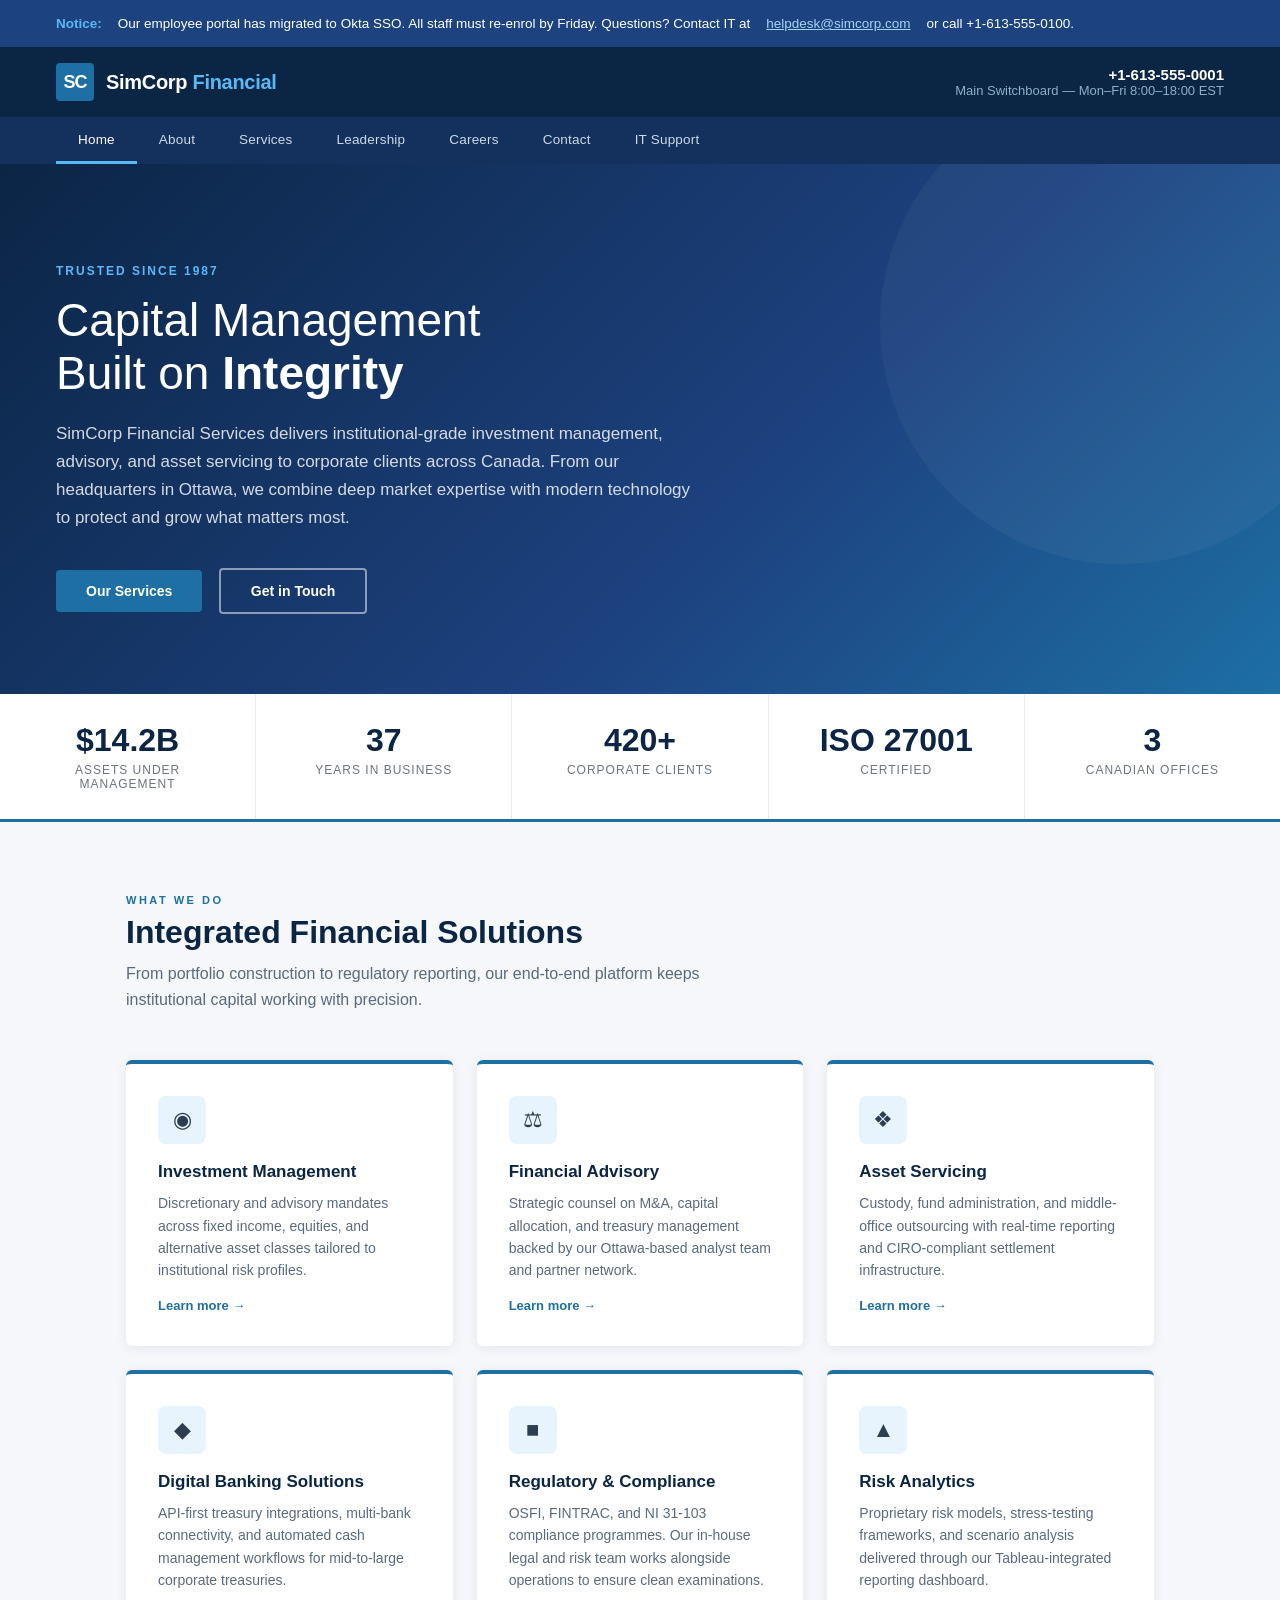
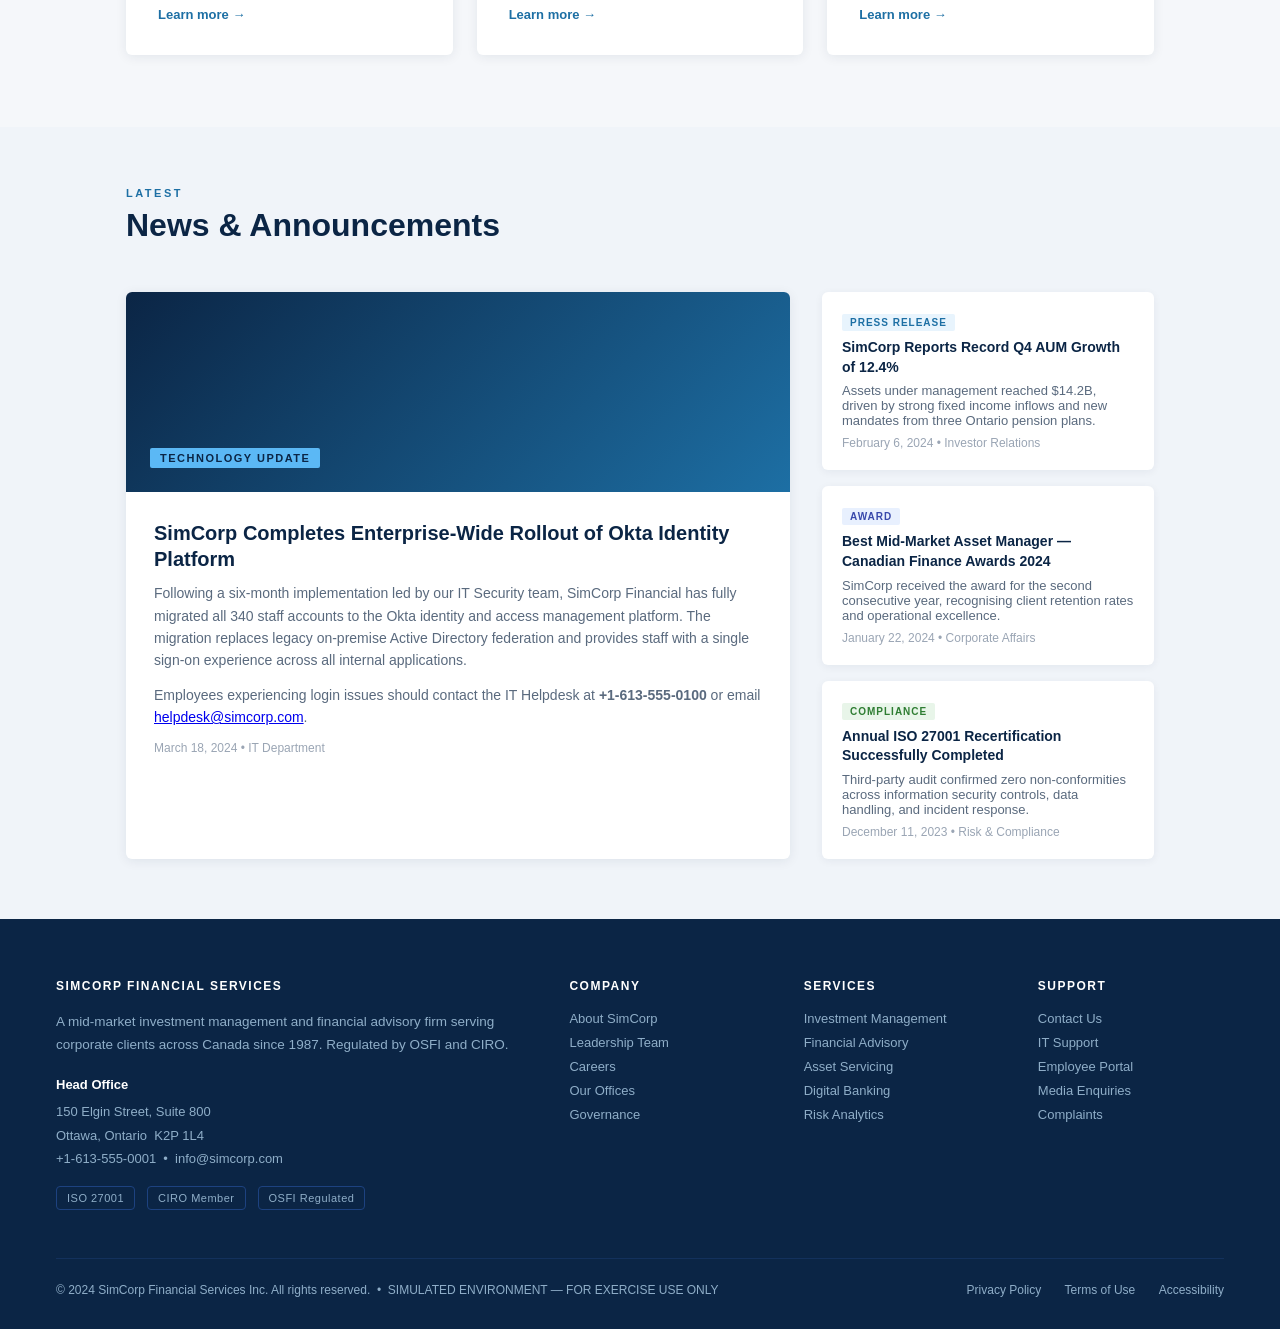
<file: modules/01-osint-profiler/connectors/website/index.html>
<!DOCTYPE html>
<html lang="en">
<head>
  <meta charset="UTF-8">
  <meta name="viewport" content="width=device-width, initial-scale=1.0">
  <title>SimCorp Financial Services | Home</title>
  <style>
    *, *::before, *::after { box-sizing: border-box; margin: 0; padding: 0; }
    body { font-family: 'Segoe UI', Arial, sans-serif; color: #2c3e50; background: #f5f7fa; }

    /* ── Header ── */
    header { background: #0b2545; }
    .header-top { display: flex; align-items: center; justify-content: space-between; padding: 16px 56px; border-bottom: 1px solid #13315c; }
    .logo { display: flex; align-items: center; gap: 12px; text-decoration: none; }
    .logo-mark { width: 38px; height: 38px; background: #1d6fa4; border-radius: 4px; display: flex; align-items: center; justify-content: center; color: white; font-weight: 800; font-size: 18px; letter-spacing: -1px; }
    .logo-text { color: white; font-size: 20px; font-weight: 600; letter-spacing: -0.3px; }
    .logo-text span { color: #5bb8f5; }
    .header-contact { color: #8faec8; font-size: 13px; text-align: right; }
    .header-contact strong { color: white; display: block; font-size: 15px; }
    nav { background: #13315c; }
    nav ul { display: flex; list-style: none; padding: 0 56px; margin: 0; }
    nav ul li a { display: block; padding: 14px 22px; color: #cdd9e8; text-decoration: none; font-size: 13.5px; font-weight: 500; letter-spacing: 0.2px; transition: background 0.15s; }
    nav ul li a:hover { color: white; background: rgba(255,255,255,0.08); }
    nav ul li a.active { color: white; border-bottom: 3px solid #5bb8f5; }

    /* ── Hero ── */
    .hero { background: linear-gradient(135deg, #0b2545 0%, #1d4280 60%, #1d6fa4 100%); color: white; padding: 100px 56px 80px; position: relative; overflow: hidden; }
    .hero::after { content: ''; position: absolute; right: -80px; top: -80px; width: 480px; height: 480px; border-radius: 50%; background: rgba(255,255,255,0.04); }
    .hero-inner { max-width: 640px; position: relative; z-index: 1; }
    .hero-eyebrow { font-size: 12px; letter-spacing: 2px; text-transform: uppercase; color: #5bb8f5; margin-bottom: 16px; font-weight: 600; }
    .hero h1 { font-size: 46px; font-weight: 300; line-height: 1.15; margin-bottom: 20px; }
    .hero h1 strong { font-weight: 700; }
    .hero p { font-size: 17px; opacity: 0.82; line-height: 1.65; margin-bottom: 36px; }
    .btn { display: inline-block; padding: 13px 30px; border-radius: 4px; font-weight: 600; font-size: 14px; text-decoration: none; transition: opacity 0.15s; }
    .btn-primary { background: #1d6fa4; color: white; margin-right: 12px; }
    .btn-outline { border: 2px solid rgba(255,255,255,0.5); color: white; }
    .btn:hover { opacity: 0.88; }

    /* ── Stats bar ── */
    .stats-bar { background: white; border-bottom: 3px solid #1d6fa4; display: flex; }
    .stat { flex: 1; padding: 28px 40px; border-right: 1px solid #e9ecef; text-align: center; }
    .stat:last-child { border-right: none; }
    .stat-value { font-size: 32px; font-weight: 700; color: #0b2545; }
    .stat-label { font-size: 12px; color: #6c757d; text-transform: uppercase; letter-spacing: 1px; margin-top: 4px; }

    /* ── Sections ── */
    .container { max-width: 1140px; margin: 0 auto; padding: 0 56px; }
    .section { padding: 72px 0; }
    .section-header { margin-bottom: 48px; }
    .section-eyebrow { font-size: 11px; letter-spacing: 2.5px; text-transform: uppercase; color: #1d6fa4; font-weight: 700; margin-bottom: 8px; }
    .section h2 { font-size: 32px; color: #0b2545; font-weight: 700; margin-bottom: 10px; }
    .section .lead { font-size: 16px; color: #5a6a7e; line-height: 1.6; max-width: 620px; }

    /* ── Service cards ── */
    .services-grid { display: grid; grid-template-columns: repeat(3, 1fr); gap: 24px; }
    .service-card { background: white; border-radius: 6px; padding: 32px; box-shadow: 0 2px 12px rgba(11,37,69,0.08); border-top: 4px solid #1d6fa4; transition: transform 0.2s; }
    .service-card:hover { transform: translateY(-3px); }
    .service-icon { width: 48px; height: 48px; background: #e8f4fd; border-radius: 8px; display: flex; align-items: center; justify-content: center; margin-bottom: 18px; font-size: 22px; }
    .service-card h3 { font-size: 17px; color: #0b2545; margin-bottom: 10px; }
    .service-card p { font-size: 14px; color: #5a6a7e; line-height: 1.6; }
    .service-link { display: inline-block; margin-top: 16px; font-size: 13px; color: #1d6fa4; font-weight: 600; text-decoration: none; }
    .service-link:hover { text-decoration: underline; }

    /* ── News ── */
    .news-section { background: #f0f4f9; }
    .news-grid { display: grid; grid-template-columns: 2fr 1fr; gap: 32px; }
    .news-featured { background: white; border-radius: 6px; overflow: hidden; box-shadow: 0 2px 12px rgba(11,37,69,0.08); }
    .news-featured-banner { height: 200px; background: linear-gradient(135deg, #0b2545, #1d6fa4); display: flex; align-items: flex-end; padding: 24px; }
    .news-tag { font-size: 11px; letter-spacing: 1.5px; text-transform: uppercase; background: #5bb8f5; color: #0b2545; padding: 4px 10px; border-radius: 2px; font-weight: 700; }
    .news-featured-body { padding: 28px; }
    .news-featured-body h3 { font-size: 20px; color: #0b2545; margin-bottom: 10px; line-height: 1.3; }
    .news-featured-body p { font-size: 14px; color: #5a6a7e; line-height: 1.6; margin-bottom: 12px; }
    .news-meta { font-size: 12px; color: #9aa5b4; }
    .news-list { display: flex; flex-direction: column; gap: 16px; }
    .news-item { background: white; border-radius: 6px; padding: 20px; box-shadow: 0 2px 8px rgba(11,37,69,0.06); }
    .news-item h4 { font-size: 14px; color: #0b2545; margin-bottom: 6px; line-height: 1.4; }
    .news-item p { font-size: 13px; color: #5a6a7e; }
    .news-item .news-meta { margin-top: 8px; }

    /* ── Announcement banner ── */
    .announcement { background: #1d4280; color: white; padding: 16px 56px; font-size: 13.5px; display: flex; align-items: center; gap: 16px; }
    .announcement strong { color: #5bb8f5; }
    .announcement a { color: #a8d4f5; text-decoration: underline; }

    /* ── Footer ── */
    footer { background: #0b2545; color: #8faec8; padding: 60px 56px 32px; }
    .footer-grid { display: grid; grid-template-columns: 2.5fr 1fr 1fr 1fr; gap: 48px; margin-bottom: 48px; }
    footer h4 { color: white; font-size: 12px; text-transform: uppercase; letter-spacing: 1.5px; margin-bottom: 18px; font-weight: 700; }
    footer ul { list-style: none; }
    footer ul li { margin-bottom: 9px; font-size: 13px; }
    footer ul li a { color: #8faec8; text-decoration: none; }
    footer ul li a:hover { color: white; }
    .footer-desc { font-size: 13.5px; line-height: 1.7; margin-bottom: 16px; }
    .footer-address { font-size: 13px; line-height: 1.8; font-style: normal; }
    .footer-address strong { color: white; display: block; margin-bottom: 4px; }
    .footer-bottom { border-top: 1px solid #13315c; padding-top: 24px; display: flex; justify-content: space-between; align-items: center; font-size: 12px; }
    .footer-bottom a { color: #8faec8; text-decoration: none; margin-left: 20px; }
    .cert-badges { display: flex; gap: 12px; margin-top: 16px; }
    .cert-badge { border: 1px solid #1d4280; border-radius: 4px; padding: 5px 10px; font-size: 11px; color: #8faec8; letter-spacing: 0.5px; }
  </style>
</head>
<body>

  <div class="announcement">
    <strong>Notice:</strong> Our employee portal has migrated to Okta SSO. All staff must re-enrol by Friday.
    Questions? Contact IT at <a href="mailto:helpdesk@simcorp.com">helpdesk@simcorp.com</a> or call +1-613-555-0100.
  </div>

  <header>
    <div class="header-top">
      <a href="index.html" class="logo">
        <div class="logo-mark">SC</div>
        <div class="logo-text">SimCorp <span>Financial</span></div>
      </a>
      <div class="header-contact">
        <strong>+1-613-555-0001</strong>
        Main Switchboard &mdash; Mon–Fri 8:00–18:00 EST
      </div>
    </div>
    <nav>
      <ul>
        <li><a href="index.html" class="active">Home</a></li>
        <li><a href="about.html">About</a></li>
        <li><a href="services.html">Services</a></li>
        <li><a href="leadership.html">Leadership</a></li>
        <li><a href="careers.html">Careers</a></li>
        <li><a href="contact.html">Contact</a></li>
        <li><a href="it-support.html">IT Support</a></li>
      </ul>
    </nav>
  </header>

  <section class="hero">
    <div class="hero-inner">
      <div class="hero-eyebrow">Trusted Since 1987</div>
      <h1>Capital Management<br>Built on <strong>Integrity</strong></h1>
      <p>SimCorp Financial Services delivers institutional-grade investment management,
         advisory, and asset servicing to corporate clients across Canada. From our
         headquarters in Ottawa, we combine deep market expertise with modern
         technology to protect and grow what matters most.</p>
      <a href="services.html" class="btn btn-primary">Our Services</a>
      <a href="contact.html" class="btn btn-outline">Get in Touch</a>
    </div>
  </section>

  <div class="stats-bar">
    <div class="stat"><div class="stat-value">$14.2B</div><div class="stat-label">Assets Under Management</div></div>
    <div class="stat"><div class="stat-value">37</div><div class="stat-label">Years in Business</div></div>
    <div class="stat"><div class="stat-value">420+</div><div class="stat-label">Corporate Clients</div></div>
    <div class="stat"><div class="stat-value">ISO 27001</div><div class="stat-label">Certified</div></div>
    <div class="stat"><div class="stat-value">3</div><div class="stat-label">Canadian Offices</div></div>
  </div>

  <div class="container">
    <section class="section">
      <div class="section-header">
        <div class="section-eyebrow">What We Do</div>
        <h2>Integrated Financial Solutions</h2>
        <p class="lead">From portfolio construction to regulatory reporting, our end-to-end platform
           keeps institutional capital working with precision.</p>
      </div>
      <div class="services-grid">
        <div class="service-card">
          <div class="service-icon">&#9673;</div>
          <h3>Investment Management</h3>
          <p>Discretionary and advisory mandates across fixed income, equities, and
             alternative asset classes tailored to institutional risk profiles.</p>
          <a href="services.html" class="service-link">Learn more &rarr;</a>
        </div>
        <div class="service-card">
          <div class="service-icon">&#9878;</div>
          <h3>Financial Advisory</h3>
          <p>Strategic counsel on M&amp;A, capital allocation, and treasury management
             backed by our Ottawa-based analyst team and partner network.</p>
          <a href="services.html" class="service-link">Learn more &rarr;</a>
        </div>
        <div class="service-card">
          <div class="service-icon">&#10070;</div>
          <h3>Asset Servicing</h3>
          <p>Custody, fund administration, and middle-office outsourcing with
             real-time reporting and CIRO-compliant settlement infrastructure.</p>
          <a href="services.html" class="service-link">Learn more &rarr;</a>
        </div>
        <div class="service-card">
          <div class="service-icon">&#9670;</div>
          <h3>Digital Banking Solutions</h3>
          <p>API-first treasury integrations, multi-bank connectivity, and automated
             cash management workflows for mid-to-large corporate treasuries.</p>
          <a href="services.html" class="service-link">Learn more &rarr;</a>
        </div>
        <div class="service-card">
          <div class="service-icon">&#9632;</div>
          <h3>Regulatory &amp; Compliance</h3>
          <p>OSFI, FINTRAC, and NI 31-103 compliance programmes. Our in-house legal
             and risk team works alongside operations to ensure clean examinations.</p>
          <a href="services.html" class="service-link">Learn more &rarr;</a>
        </div>
        <div class="service-card">
          <div class="service-icon">&#9650;</div>
          <h3>Risk Analytics</h3>
          <p>Proprietary risk models, stress-testing frameworks, and scenario analysis
             delivered through our Tableau-integrated reporting dashboard.</p>
          <a href="services.html" class="service-link">Learn more &rarr;</a>
        </div>
      </div>
    </section>
  </div>

  <section class="news-section">
    <div class="container">
      <div class="section" style="padding-top: 60px; padding-bottom: 60px;">
        <div class="section-header">
          <div class="section-eyebrow">Latest</div>
          <h2>News &amp; Announcements</h2>
        </div>
        <div class="news-grid">
          <div class="news-featured">
            <div class="news-featured-banner">
              <span class="news-tag">Technology Update</span>
            </div>
            <div class="news-featured-body">
              <h3>SimCorp Completes Enterprise-Wide Rollout of Okta Identity Platform</h3>
              <p>Following a six-month implementation led by our IT Security team, SimCorp Financial
                 has fully migrated all 340 staff accounts to the Okta identity and access management
                 platform. The migration replaces legacy on-premise Active Directory federation and
                 provides staff with a single sign-on experience across all internal applications.</p>
              <p>Employees experiencing login issues should contact the IT Helpdesk at
                 <strong>+1-613-555-0100</strong> or email
                 <a href="mailto:helpdesk@simcorp.com">helpdesk@simcorp.com</a>.</p>
              <div class="news-meta">March 18, 2024 &bull; IT Department</div>
            </div>
          </div>
          <div class="news-list">
            <div class="news-item">
              <span class="news-tag" style="font-size:10px; background:#e8f4fd; color:#1d6fa4; padding:3px 8px; border-radius:2px; font-weight:700; letter-spacing:1px; text-transform:uppercase;">Press Release</span>
              <h4 style="margin-top:8px;">SimCorp Reports Record Q4 AUM Growth of 12.4%</h4>
              <p>Assets under management reached $14.2B, driven by strong fixed income inflows and new mandates from three Ontario pension plans.</p>
              <div class="news-meta">February 6, 2024 &bull; Investor Relations</div>
            </div>
            <div class="news-item">
              <span class="news-tag" style="font-size:10px; background:#e8f0fe; color:#3949ab; padding:3px 8px; border-radius:2px; font-weight:700; letter-spacing:1px; text-transform:uppercase;">Award</span>
              <h4 style="margin-top:8px;">Best Mid-Market Asset Manager &mdash; Canadian Finance Awards 2024</h4>
              <p>SimCorp received the award for the second consecutive year, recognising client retention rates and operational excellence.</p>
              <div class="news-meta">January 22, 2024 &bull; Corporate Affairs</div>
            </div>
            <div class="news-item">
              <span class="news-tag" style="font-size:10px; background:#e8f5e9; color:#2e7d32; padding:3px 8px; border-radius:2px; font-weight:700; letter-spacing:1px; text-transform:uppercase;">Compliance</span>
              <h4 style="margin-top:8px;">Annual ISO 27001 Recertification Successfully Completed</h4>
              <p>Third-party audit confirmed zero non-conformities across information security controls, data handling, and incident response.</p>
              <div class="news-meta">December 11, 2023 &bull; Risk &amp; Compliance</div>
            </div>
          </div>
        </div>
      </div>
    </div>
  </section>

  <footer>
    <div class="footer-grid">
      <div>
        <h4>SimCorp Financial Services</h4>
        <p class="footer-desc">A mid-market investment management and financial advisory firm
           serving corporate clients across Canada since 1987. Regulated by OSFI and CIRO.</p>
        <address class="footer-address">
          <strong>Head Office</strong>
          150 Elgin Street, Suite 800<br>
          Ottawa, Ontario &nbsp;K2P 1L4<br>
          +1-613-555-0001 &nbsp;&bull;&nbsp; info@simcorp.com
        </address>
        <div class="cert-badges">
          <span class="cert-badge">ISO 27001</span>
          <span class="cert-badge">CIRO Member</span>
          <span class="cert-badge">OSFI Regulated</span>
        </div>
      </div>
      <div>
        <h4>Company</h4>
        <ul>
          <li><a href="about.html">About SimCorp</a></li>
          <li><a href="leadership.html">Leadership Team</a></li>
          <li><a href="careers.html">Careers</a></li>
          <li><a href="about.html#offices">Our Offices</a></li>
          <li><a href="about.html#governance">Governance</a></li>
        </ul>
      </div>
      <div>
        <h4>Services</h4>
        <ul>
          <li><a href="services.html">Investment Management</a></li>
          <li><a href="services.html">Financial Advisory</a></li>
          <li><a href="services.html">Asset Servicing</a></li>
          <li><a href="services.html">Digital Banking</a></li>
          <li><a href="services.html">Risk Analytics</a></li>
        </ul>
      </div>
      <div>
        <h4>Support</h4>
        <ul>
          <li><a href="contact.html">Contact Us</a></li>
          <li><a href="it-support.html">IT Support</a></li>
          <li><a href="it-support.html">Employee Portal</a></li>
          <li><a href="contact.html#media">Media Enquiries</a></li>
          <li><a href="contact.html#complaints">Complaints</a></li>
        </ul>
      </div>
    </div>
    <div class="footer-bottom">
      <span>&copy; 2024 SimCorp Financial Services Inc. All rights reserved. &nbsp;&bull;&nbsp; SIMULATED ENVIRONMENT &mdash; FOR EXERCISE USE ONLY</span>
      <div>
        <a href="#">Privacy Policy</a>
        <a href="#">Terms of Use</a>
        <a href="#">Accessibility</a>
      </div>
    </div>
  </footer>

</body>
</html>
</file>
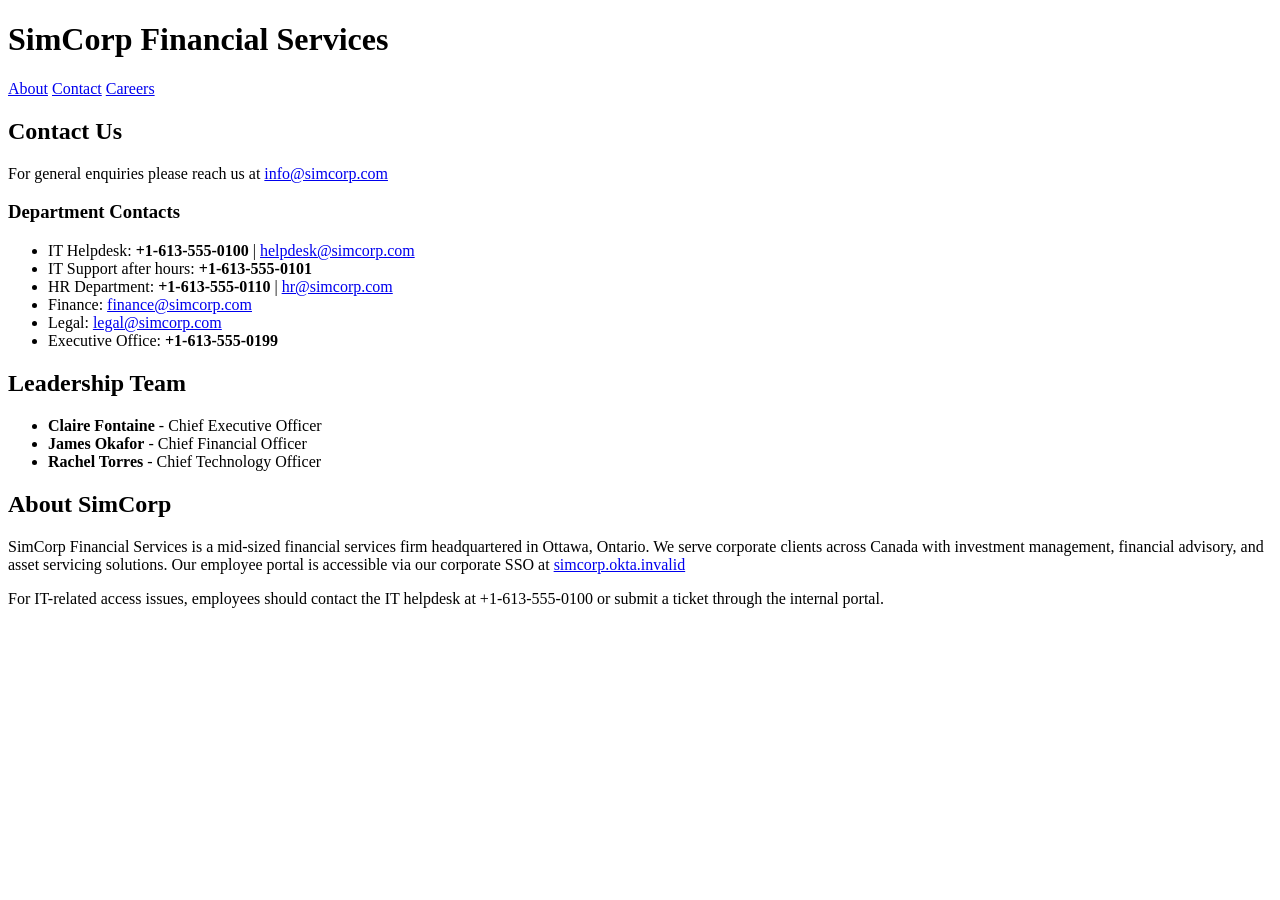
<file: modules/01-osint-profiler/connectors/company_website.html>
<!DOCTYPE html>
<html lang="en">
<head>
  <meta charset="UTF-8">
  <title>SimCorp Financial - Contact Us</title>
</head>
<body>
  <header>
    <h1>SimCorp Financial Services</h1>
    <nav>
      <a href="/about">About</a>
      <a href="/contact">Contact</a>
      <a href="/careers">Careers</a>
    </nav>
  </header>

  <main>
    <section id="contact">
      <h2>Contact Us</h2>
      <p>For general enquiries please reach us at <a href="mailto:info@simcorp.com">info@simcorp.com</a></p>

      <h3>Department Contacts</h3>
      <ul>
        <li>IT Helpdesk: <strong>+1-613-555-0100</strong> | <a href="mailto:helpdesk@simcorp.com">helpdesk@simcorp.com</a></li>
        <li>IT Support after hours: <strong>+1-613-555-0101</strong></li>
        <li>HR Department: <strong>+1-613-555-0110</strong> | <a href="mailto:hr@simcorp.com">hr@simcorp.com</a></li>
        <li>Finance: <a href="mailto:finance@simcorp.com">finance@simcorp.com</a></li>
        <li>Legal: <a href="mailto:legal@simcorp.com">legal@simcorp.com</a></li>
        <li>Executive Office: <strong>+1-613-555-0199</strong></li>
      </ul>
    </section>

    <section id="leadership">
      <h2>Leadership Team</h2>
      <ul>
        <li><strong>Claire Fontaine</strong> - Chief Executive Officer</li>
        <li><strong>James Okafor</strong> - Chief Financial Officer</li>
        <li><strong>Rachel Torres</strong> - Chief Technology Officer</li>
      </ul>
    </section>

    <section id="about">
      <h2>About SimCorp</h2>
      <p>SimCorp Financial Services is a mid-sized financial services firm headquartered in Ottawa, Ontario.
         We serve corporate clients across Canada with investment management, financial advisory, and
         asset servicing solutions. Our employee portal is accessible via our corporate SSO at
         <a href="http://localhost:5050">simcorp.okta.invalid</a> 
      <p>For IT-related access issues, employees should contact the IT helpdesk at +1-613-555-0100
         or submit a ticket through the internal portal.</p>
    </section>
  </main>
</body>
</html>
</file>
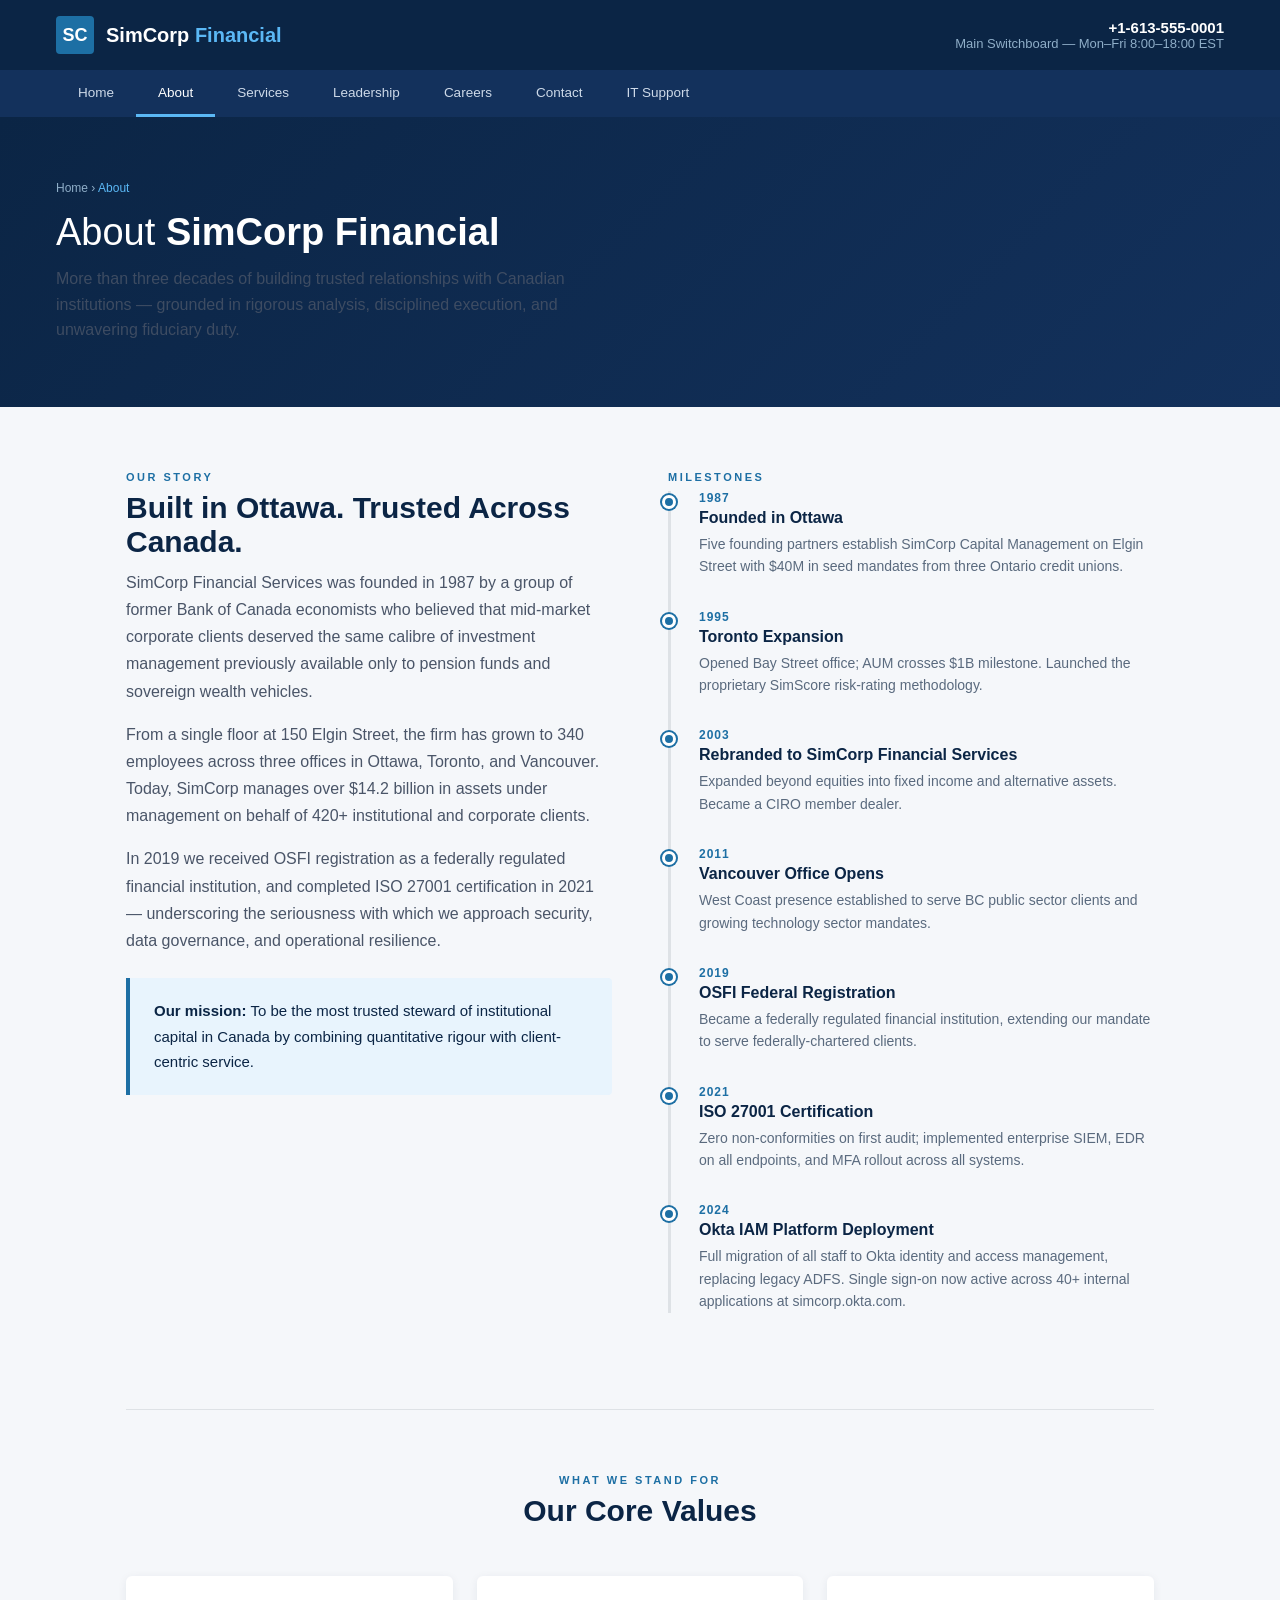
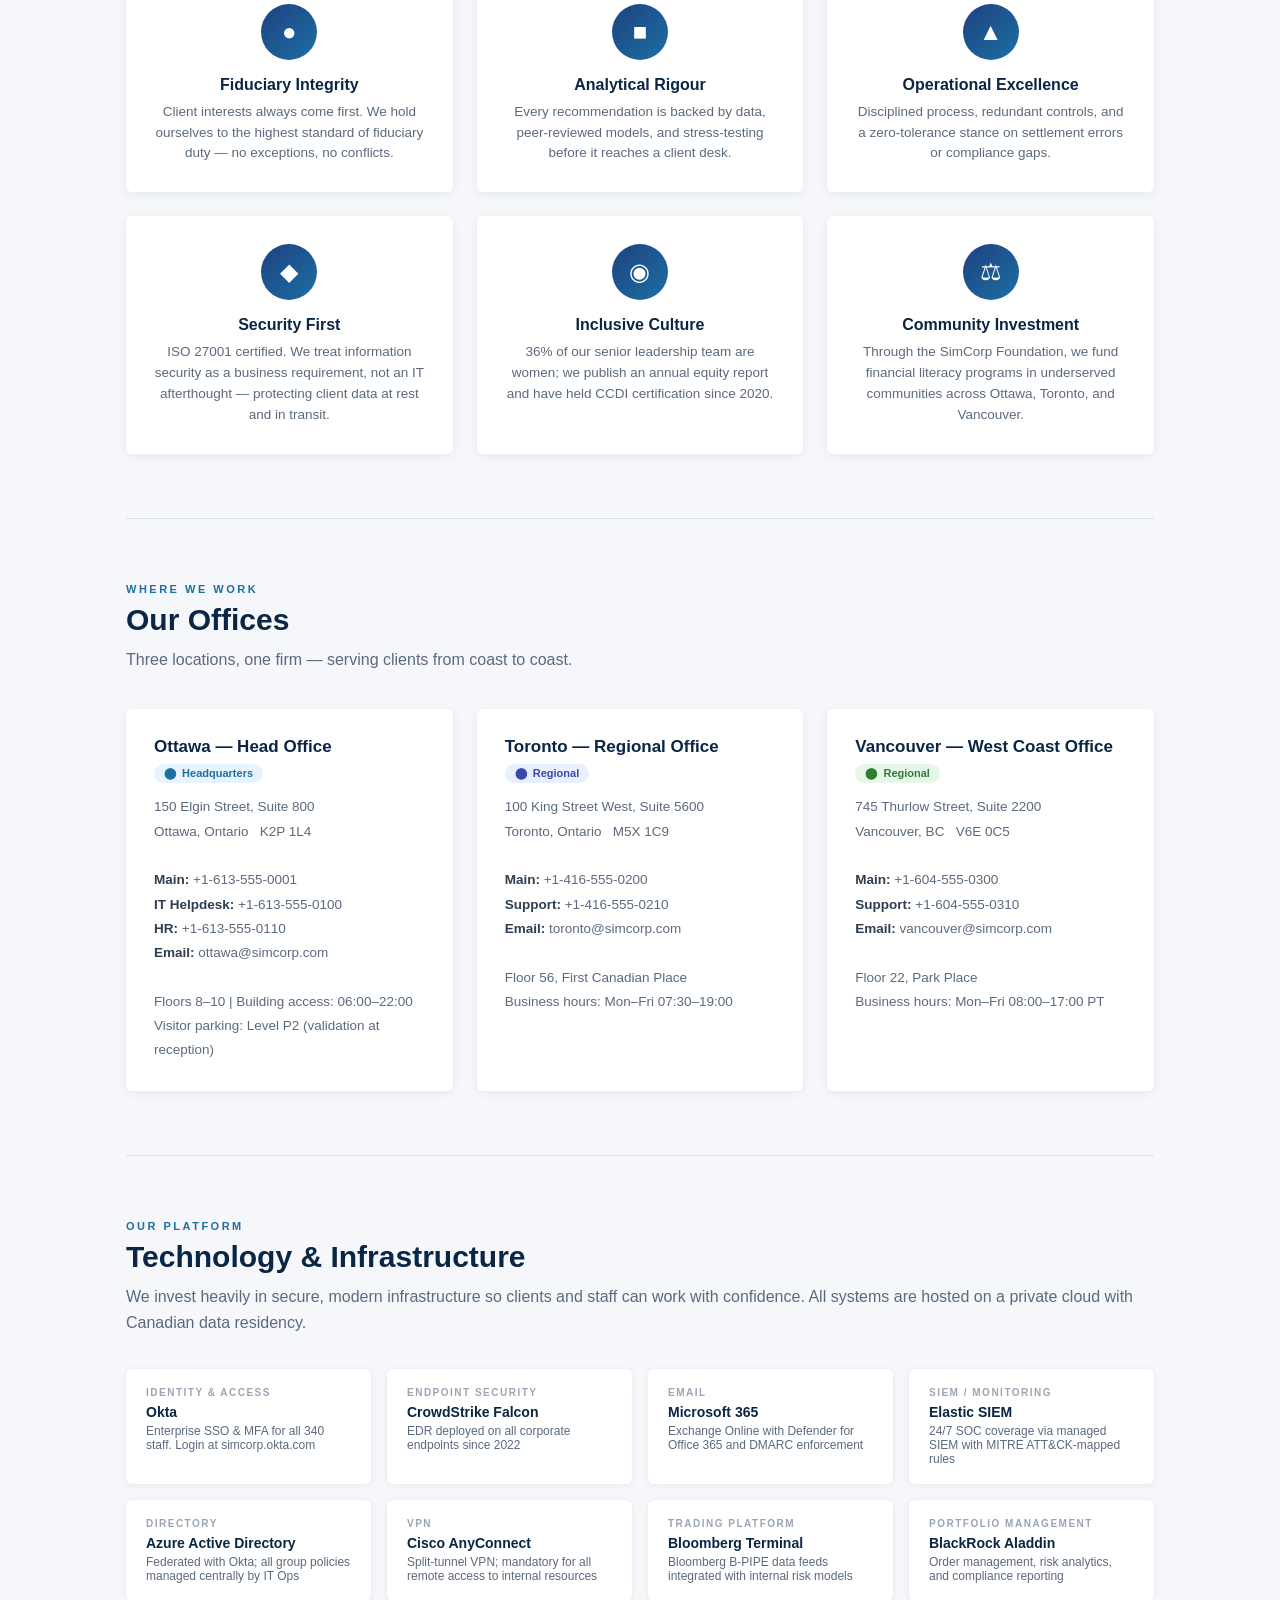
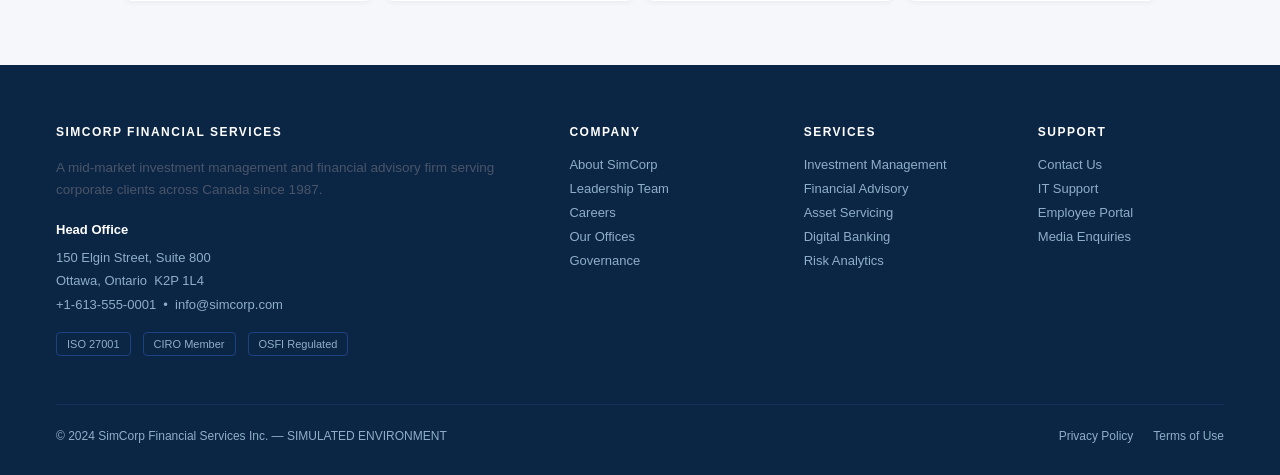
<file: modules/01-osint-profiler/connectors/website/about.html>
<!DOCTYPE html>
<html lang="en">
<head>
  <meta charset="UTF-8">
  <meta name="viewport" content="width=device-width, initial-scale=1.0">
  <title>About Us | SimCorp Financial Services</title>
  <style>
    *, *::before, *::after { box-sizing: border-box; margin: 0; padding: 0; }
    body { font-family: 'Segoe UI', Arial, sans-serif; color: #2c3e50; background: #f5f7fa; }
    header { background: #0b2545; }
    .header-top { display: flex; align-items: center; justify-content: space-between; padding: 16px 56px; border-bottom: 1px solid #13315c; }
    .logo { display: flex; align-items: center; gap: 12px; text-decoration: none; }
    .logo-mark { width: 38px; height: 38px; background: #1d6fa4; border-radius: 4px; display: flex; align-items: center; justify-content: center; color: white; font-weight: 800; font-size: 18px; }
    .logo-text { color: white; font-size: 20px; font-weight: 600; }
    .logo-text span { color: #5bb8f5; }
    .header-contact { color: #8faec8; font-size: 13px; text-align: right; }
    .header-contact strong { color: white; display: block; font-size: 15px; }
    nav { background: #13315c; }
    nav ul { display: flex; list-style: none; padding: 0 56px; }
    nav ul li a { display: block; padding: 14px 22px; color: #cdd9e8; text-decoration: none; font-size: 13.5px; font-weight: 500; }
    nav ul li a:hover { color: white; background: rgba(255,255,255,0.08); }
    nav ul li a.active { color: white; border-bottom: 3px solid #5bb8f5; }
    .page-hero { background: linear-gradient(135deg, #0b2545 0%, #13315c 100%); color: white; padding: 64px 56px 48px; }
    .breadcrumb { font-size: 12px; color: #8faec8; margin-bottom: 16px; }
    .breadcrumb a { color: #8faec8; text-decoration: none; }
    .breadcrumb span { color: #5bb8f5; }
    .page-hero h1 { font-size: 38px; font-weight: 300; margin-bottom: 12px; }
    .page-hero h1 strong { font-weight: 700; }
    .page-hero p { font-size: 16px; opacity: 0.8; max-width: 580px; line-height: 1.6; }
    .container { max-width: 1140px; margin: 0 auto; padding: 0 56px; }
    .section { padding: 64px 0; }
    .section-eyebrow { font-size: 11px; letter-spacing: 2.5px; text-transform: uppercase; color: #1d6fa4; font-weight: 700; margin-bottom: 8px; }
    .section h2 { font-size: 30px; color: #0b2545; font-weight: 700; margin-bottom: 10px; }
    .section .lead { font-size: 16px; color: #5a6a7e; line-height: 1.65; }
    .divider { border: none; border-top: 1px solid #dee2e6; margin: 0; }
    .two-col { display: grid; grid-template-columns: 1fr 1fr; gap: 56px; align-items: start; }
    .three-col { display: grid; grid-template-columns: 1fr 1fr 1fr; gap: 24px; }
    p { line-height: 1.7; color: #4a5568; margin-bottom: 16px; }
    .highlight-box { background: #e8f4fd; border-left: 4px solid #1d6fa4; padding: 20px 24px; border-radius: 0 4px 4px 0; margin: 24px 0; }
    .highlight-box p { margin: 0; color: #0b2545; font-size: 15px; }
    .timeline { position: relative; padding-left: 28px; border-left: 3px solid #dee2e6; }
    .timeline-item { position: relative; margin-bottom: 32px; }
    .timeline-item::before { content: ''; position: absolute; left: -37px; top: 4px; width: 14px; height: 14px; border-radius: 50%; background: #1d6fa4; border: 3px solid white; box-shadow: 0 0 0 2px #1d6fa4; }
    .timeline-year { font-size: 12px; font-weight: 700; color: #1d6fa4; text-transform: uppercase; letter-spacing: 1px; margin-bottom: 4px; }
    .timeline-title { font-size: 16px; font-weight: 600; color: #0b2545; margin-bottom: 6px; }
    .timeline-body { font-size: 14px; color: #5a6a7e; line-height: 1.6; margin: 0; }
    .value-card { background: white; border-radius: 6px; padding: 28px; box-shadow: 0 2px 10px rgba(11,37,69,0.07); text-align: center; }
    .value-icon { width: 56px; height: 56px; background: linear-gradient(135deg, #1d4280, #1d6fa4); border-radius: 50%; margin: 0 auto 16px; display: flex; align-items: center; justify-content: center; color: white; font-size: 24px; }
    .value-card h3 { font-size: 16px; color: #0b2545; margin-bottom: 8px; }
    .value-card p { font-size: 13.5px; color: #5a6a7e; margin: 0; line-height: 1.55; }
    .office-card { background: white; border-radius: 6px; padding: 28px; box-shadow: 0 2px 10px rgba(11,37,69,0.07); }
    .office-card h3 { font-size: 17px; color: #0b2545; margin-bottom: 6px; }
    .office-badge { display: inline-block; font-size: 11px; background: #e8f4fd; color: #1d6fa4; padding: 3px 10px; border-radius: 20px; font-weight: 600; margin-bottom: 12px; }
    .office-detail { font-size: 13.5px; color: #5a6a7e; line-height: 1.8; margin: 0; }
    .office-detail strong { color: #2c3e50; }
    .tech-grid { display: grid; grid-template-columns: repeat(4, 1fr); gap: 16px; margin-top: 32px; }
    .tech-item { background: white; border-radius: 6px; padding: 18px 20px; box-shadow: 0 1px 6px rgba(11,37,69,0.07); }
    .tech-item .tech-category { font-size: 10px; text-transform: uppercase; letter-spacing: 1.5px; color: #9aa5b4; font-weight: 700; margin-bottom: 6px; }
    .tech-item .tech-name { font-size: 14px; font-weight: 600; color: #0b2545; }
    .tech-item .tech-desc { font-size: 12px; color: #5a6a7e; margin-top: 4px; }
    footer { background: #0b2545; color: #8faec8; padding: 60px 56px 32px; margin-top: 0; }
    .footer-grid { display: grid; grid-template-columns: 2.5fr 1fr 1fr 1fr; gap: 48px; margin-bottom: 48px; }
    footer h4 { color: white; font-size: 12px; text-transform: uppercase; letter-spacing: 1.5px; margin-bottom: 18px; font-weight: 700; }
    footer ul { list-style: none; }
    footer ul li { margin-bottom: 9px; font-size: 13px; }
    footer ul li a { color: #8faec8; text-decoration: none; }
    .footer-desc { font-size: 13.5px; line-height: 1.7; margin-bottom: 16px; }
    .footer-address { font-size: 13px; line-height: 1.8; font-style: normal; }
    .footer-address strong { color: white; display: block; margin-bottom: 4px; }
    .footer-bottom { border-top: 1px solid #13315c; padding-top: 24px; display: flex; justify-content: space-between; align-items: center; font-size: 12px; }
    .footer-bottom a { color: #8faec8; text-decoration: none; margin-left: 20px; }
    .cert-badges { display: flex; gap: 12px; margin-top: 16px; }
    .cert-badge { border: 1px solid #1d4280; border-radius: 4px; padding: 5px 10px; font-size: 11px; color: #8faec8; }
  </style>
</head>
<body>

  <header>
    <div class="header-top">
      <a href="index.html" class="logo">
        <div class="logo-mark">SC</div>
        <div class="logo-text">SimCorp <span>Financial</span></div>
      </a>
      <div class="header-contact">
        <strong>+1-613-555-0001</strong>
        Main Switchboard &mdash; Mon–Fri 8:00–18:00 EST
      </div>
    </div>
    <nav>
      <ul>
        <li><a href="index.html">Home</a></li>
        <li><a href="about.html" class="active">About</a></li>
        <li><a href="services.html">Services</a></li>
        <li><a href="leadership.html">Leadership</a></li>
        <li><a href="careers.html">Careers</a></li>
        <li><a href="contact.html">Contact</a></li>
        <li><a href="it-support.html">IT Support</a></li>
      </ul>
    </nav>
  </header>

  <div class="page-hero">
    <div class="breadcrumb"><a href="index.html">Home</a> &rsaquo; <span>About</span></div>
    <h1>About <strong>SimCorp Financial</strong></h1>
    <p>More than three decades of building trusted relationships with Canadian institutions &mdash;
       grounded in rigorous analysis, disciplined execution, and unwavering fiduciary duty.</p>
  </div>

  <div class="container">

    <!-- Company Overview -->
    <section class="section">
      <div class="two-col">
        <div>
          <div class="section-eyebrow">Our Story</div>
          <h2>Built in Ottawa. Trusted Across Canada.</h2>
          <p>SimCorp Financial Services was founded in 1987 by a group of former Bank of Canada economists
             who believed that mid-market corporate clients deserved the same calibre of investment
             management previously available only to pension funds and sovereign wealth vehicles.</p>
          <p>From a single floor at 150 Elgin Street, the firm has grown to 340 employees across three
             offices in Ottawa, Toronto, and Vancouver. Today, SimCorp manages over $14.2 billion in
             assets under management on behalf of 420+ institutional and corporate clients.</p>
          <p>In 2019 we received OSFI registration as a federally regulated financial institution,
             and completed ISO 27001 certification in 2021 — underscoring the seriousness with which
             we approach security, data governance, and operational resilience.</p>
          <div class="highlight-box">
            <p><strong>Our mission:</strong> To be the most trusted steward of institutional capital in Canada
               by combining quantitative rigour with client-centric service.</p>
          </div>
        </div>
        <div>
          <div class="section-eyebrow">Milestones</div>
          <div class="timeline">
            <div class="timeline-item">
              <div class="timeline-year">1987</div>
              <div class="timeline-title">Founded in Ottawa</div>
              <p class="timeline-body">Five founding partners establish SimCorp Capital Management on Elgin Street with $40M in seed mandates from three Ontario credit unions.</p>
            </div>
            <div class="timeline-item">
              <div class="timeline-year">1995</div>
              <div class="timeline-title">Toronto Expansion</div>
              <p class="timeline-body">Opened Bay Street office; AUM crosses $1B milestone. Launched the proprietary SimScore risk-rating methodology.</p>
            </div>
            <div class="timeline-item">
              <div class="timeline-year">2003</div>
              <div class="timeline-title">Rebranded to SimCorp Financial Services</div>
              <p class="timeline-body">Expanded beyond equities into fixed income and alternative assets. Became a CIRO member dealer.</p>
            </div>
            <div class="timeline-item">
              <div class="timeline-year">2011</div>
              <div class="timeline-title">Vancouver Office Opens</div>
              <p class="timeline-body">West Coast presence established to serve BC public sector clients and growing technology sector mandates.</p>
            </div>
            <div class="timeline-item">
              <div class="timeline-year">2019</div>
              <div class="timeline-title">OSFI Federal Registration</div>
              <p class="timeline-body">Became a federally regulated financial institution, extending our mandate to serve federally-chartered clients.</p>
            </div>
            <div class="timeline-item">
              <div class="timeline-year">2021</div>
              <div class="timeline-title">ISO 27001 Certification</div>
              <p class="timeline-body">Zero non-conformities on first audit; implemented enterprise SIEM, EDR on all endpoints, and MFA rollout across all systems.</p>
            </div>
            <div class="timeline-item">
              <div class="timeline-year">2024</div>
              <div class="timeline-title">Okta IAM Platform Deployment</div>
              <p class="timeline-body">Full migration of all staff to Okta identity and access management, replacing legacy ADFS. Single sign-on now active across 40+ internal applications at simcorp.okta.com.</p>
            </div>
          </div>
        </div>
      </div>
    </section>

    <hr class="divider">

    <!-- Values -->
    <section class="section" id="values">
      <div style="text-align:center; margin-bottom: 48px;">
        <div class="section-eyebrow">What We Stand For</div>
        <h2>Our Core Values</h2>
      </div>
      <div class="three-col">
        <div class="value-card">
          <div class="value-icon">&#9679;</div>
          <h3>Fiduciary Integrity</h3>
          <p>Client interests always come first. We hold ourselves to the highest standard of fiduciary duty — no exceptions, no conflicts.</p>
        </div>
        <div class="value-card">
          <div class="value-icon">&#9632;</div>
          <h3>Analytical Rigour</h3>
          <p>Every recommendation is backed by data, peer-reviewed models, and stress-testing before it reaches a client desk.</p>
        </div>
        <div class="value-card">
          <div class="value-icon">&#9650;</div>
          <h3>Operational Excellence</h3>
          <p>Disciplined process, redundant controls, and a zero-tolerance stance on settlement errors or compliance gaps.</p>
        </div>
        <div class="value-card">
          <div class="value-icon">&#9670;</div>
          <h3>Security First</h3>
          <p>ISO 27001 certified. We treat information security as a business requirement, not an IT afterthought — protecting client data at rest and in transit.</p>
        </div>
        <div class="value-card">
          <div class="value-icon">&#9673;</div>
          <h3>Inclusive Culture</h3>
          <p>36% of our senior leadership team are women; we publish an annual equity report and have held CCDI certification since 2020.</p>
        </div>
        <div class="value-card">
          <div class="value-icon">&#9878;</div>
          <h3>Community Investment</h3>
          <p>Through the SimCorp Foundation, we fund financial literacy programs in underserved communities across Ottawa, Toronto, and Vancouver.</p>
        </div>
      </div>
    </section>

    <hr class="divider">

    <!-- Offices -->
    <section class="section" id="offices">
      <div class="section-eyebrow">Where We Work</div>
      <h2>Our Offices</h2>
      <p class="lead" style="margin-bottom: 36px;">Three locations, one firm — serving clients from coast to coast.</p>
      <div class="three-col">
        <div class="office-card">
          <h3>Ottawa &mdash; Head Office</h3>
          <span class="office-badge">&#11044;&nbsp; Headquarters</span>
          <p class="office-detail">
            150 Elgin Street, Suite 800<br>
            Ottawa, Ontario &nbsp; K2P 1L4<br><br>
            <strong>Main:</strong> +1-613-555-0001<br>
            <strong>IT Helpdesk:</strong> +1-613-555-0100<br>
            <strong>HR:</strong> +1-613-555-0110<br>
            <strong>Email:</strong> ottawa@simcorp.com<br><br>
            Floors 8–10 | Building access: 06:00–22:00<br>
            Visitor parking: Level P2 (validation at reception)
          </p>
        </div>
        <div class="office-card">
          <h3>Toronto &mdash; Regional Office</h3>
          <span class="office-badge" style="background:#e8f0fe; color:#3949ab;">&#11044;&nbsp; Regional</span>
          <p class="office-detail">
            100 King Street West, Suite 5600<br>
            Toronto, Ontario &nbsp; M5X 1C9<br><br>
            <strong>Main:</strong> +1-416-555-0200<br>
            <strong>Support:</strong> +1-416-555-0210<br>
            <strong>Email:</strong> toronto@simcorp.com<br><br>
            Floor 56, First Canadian Place<br>
            Business hours: Mon–Fri 07:30–19:00
          </p>
        </div>
        <div class="office-card">
          <h3>Vancouver &mdash; West Coast Office</h3>
          <span class="office-badge" style="background:#e8f5e9; color:#2e7d32;">&#11044;&nbsp; Regional</span>
          <p class="office-detail">
            745 Thurlow Street, Suite 2200<br>
            Vancouver, BC &nbsp; V6E 0C5<br><br>
            <strong>Main:</strong> +1-604-555-0300<br>
            <strong>Support:</strong> +1-604-555-0310<br>
            <strong>Email:</strong> vancouver@simcorp.com<br><br>
            Floor 22, Park Place<br>
            Business hours: Mon–Fri 08:00–17:00 PT
          </p>
        </div>
      </div>
    </section>

    <hr class="divider">

    <!-- Technology -->
    <section class="section" id="technology">
      <div class="section-eyebrow">Our Platform</div>
      <h2>Technology &amp; Infrastructure</h2>
      <p class="lead">We invest heavily in secure, modern infrastructure so clients and staff can work
         with confidence. All systems are hosted on a private cloud with Canadian data residency.</p>
      <div class="tech-grid">
        <div class="tech-item">
          <div class="tech-category">Identity &amp; Access</div>
          <div class="tech-name">Okta</div>
          <div class="tech-desc">Enterprise SSO &amp; MFA for all 340 staff. Login at simcorp.okta.com</div>
        </div>
        <div class="tech-item">
          <div class="tech-category">Endpoint Security</div>
          <div class="tech-name">CrowdStrike Falcon</div>
          <div class="tech-desc">EDR deployed on all corporate endpoints since 2022</div>
        </div>
        <div class="tech-item">
          <div class="tech-category">Email</div>
          <div class="tech-name">Microsoft 365</div>
          <div class="tech-desc">Exchange Online with Defender for Office 365 and DMARC enforcement</div>
        </div>
        <div class="tech-item">
          <div class="tech-category">SIEM / Monitoring</div>
          <div class="tech-name">Elastic SIEM</div>
          <div class="tech-desc">24/7 SOC coverage via managed SIEM with MITRE ATT&CK-mapped rules</div>
        </div>
        <div class="tech-item">
          <div class="tech-category">Directory</div>
          <div class="tech-name">Azure Active Directory</div>
          <div class="tech-desc">Federated with Okta; all group policies managed centrally by IT Ops</div>
        </div>
        <div class="tech-item">
          <div class="tech-category">VPN</div>
          <div class="tech-name">Cisco AnyConnect</div>
          <div class="tech-desc">Split-tunnel VPN; mandatory for all remote access to internal resources</div>
        </div>
        <div class="tech-item">
          <div class="tech-category">Trading Platform</div>
          <div class="tech-name">Bloomberg Terminal</div>
          <div class="tech-desc">Bloomberg B-PIPE data feeds integrated with internal risk models</div>
        </div>
        <div class="tech-item">
          <div class="tech-category">Portfolio Management</div>
          <div class="tech-name">BlackRock Aladdin</div>
          <div class="tech-desc">Order management, risk analytics, and compliance reporting</div>
        </div>
      </div>
    </section>

  </div><!-- /container -->

  <footer>
    <div class="footer-grid">
      <div>
        <h4>SimCorp Financial Services</h4>
        <p class="footer-desc">A mid-market investment management and financial advisory firm
           serving corporate clients across Canada since 1987.</p>
        <address class="footer-address">
          <strong>Head Office</strong>
          150 Elgin Street, Suite 800<br>
          Ottawa, Ontario &nbsp;K2P 1L4<br>
          +1-613-555-0001 &nbsp;&bull;&nbsp; info@simcorp.com
        </address>
        <div class="cert-badges">
          <span class="cert-badge">ISO 27001</span>
          <span class="cert-badge">CIRO Member</span>
          <span class="cert-badge">OSFI Regulated</span>
        </div>
      </div>
      <div>
        <h4>Company</h4>
        <ul>
          <li><a href="about.html">About SimCorp</a></li>
          <li><a href="leadership.html">Leadership Team</a></li>
          <li><a href="careers.html">Careers</a></li>
          <li><a href="about.html#offices">Our Offices</a></li>
          <li><a href="about.html#governance">Governance</a></li>
        </ul>
      </div>
      <div>
        <h4>Services</h4>
        <ul>
          <li><a href="services.html">Investment Management</a></li>
          <li><a href="services.html">Financial Advisory</a></li>
          <li><a href="services.html">Asset Servicing</a></li>
          <li><a href="services.html">Digital Banking</a></li>
          <li><a href="services.html">Risk Analytics</a></li>
        </ul>
      </div>
      <div>
        <h4>Support</h4>
        <ul>
          <li><a href="contact.html">Contact Us</a></li>
          <li><a href="it-support.html">IT Support</a></li>
          <li><a href="it-support.html">Employee Portal</a></li>
          <li><a href="contact.html#media">Media Enquiries</a></li>
        </ul>
      </div>
    </div>
    <div class="footer-bottom">
      <span>&copy; 2024 SimCorp Financial Services Inc. &mdash; SIMULATED ENVIRONMENT</span>
      <div><a href="#">Privacy Policy</a><a href="#">Terms of Use</a></div>
    </div>
  </footer>

</body>
</html>
</file>
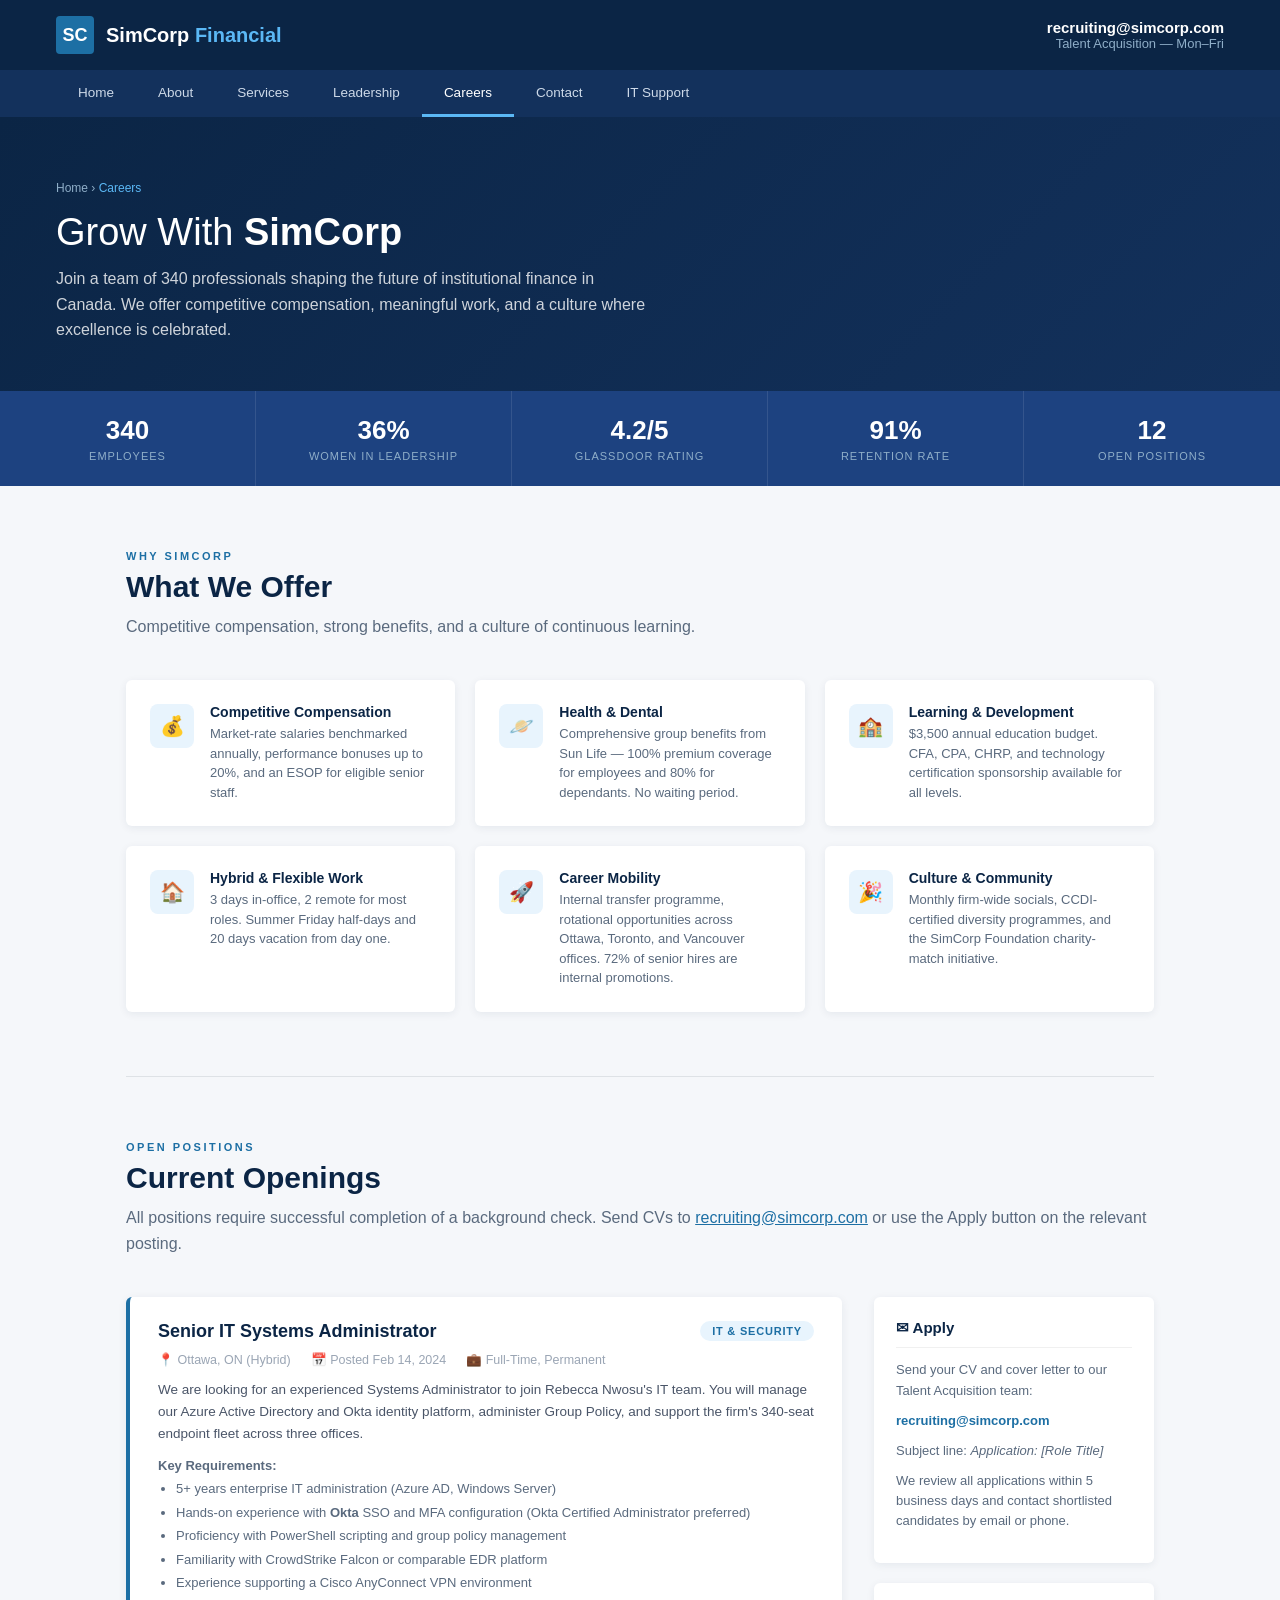
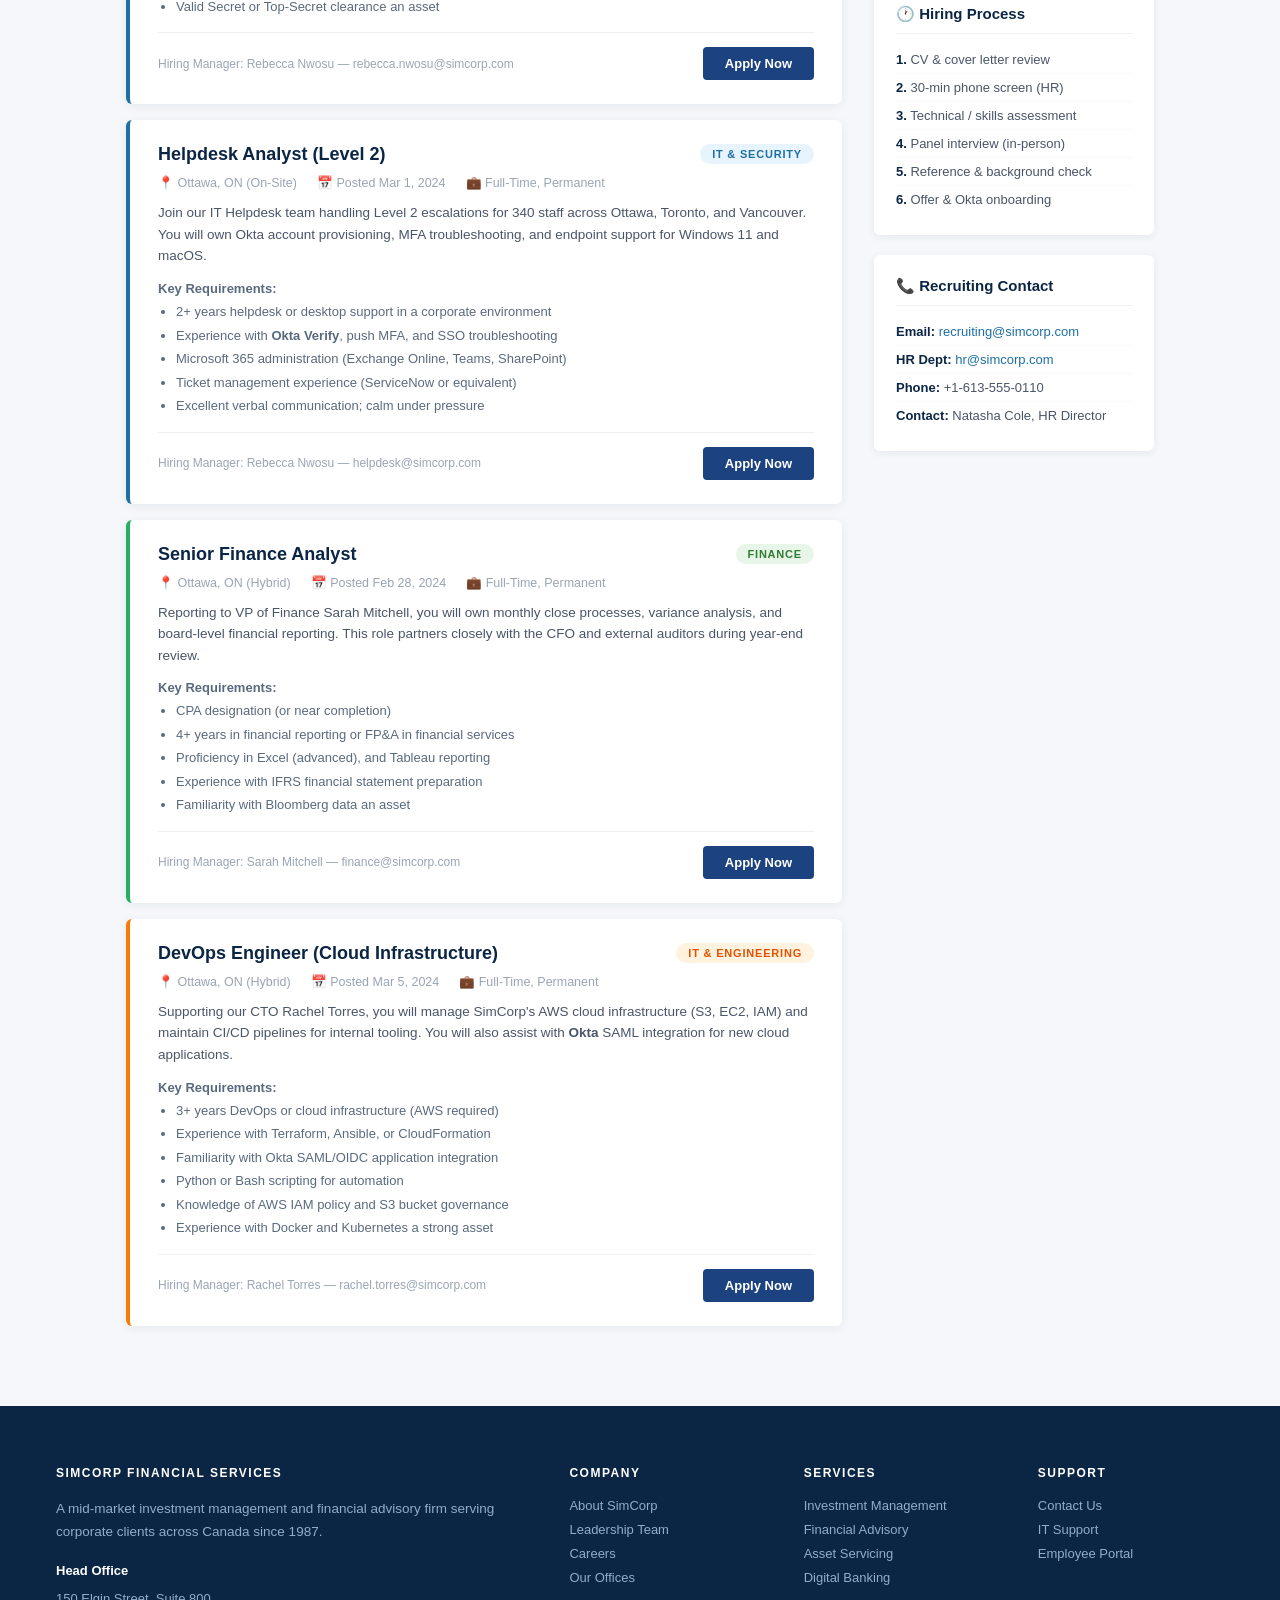
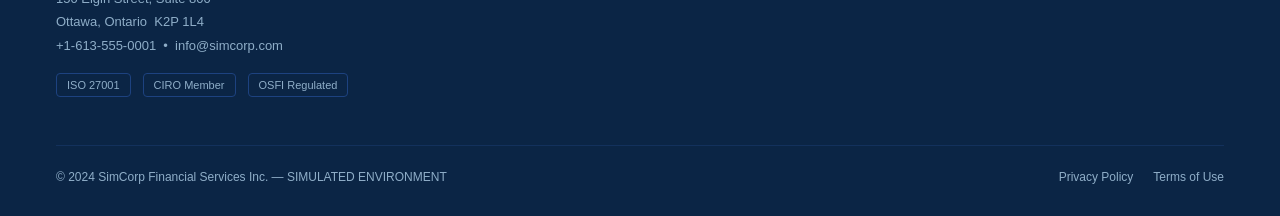
<file: modules/01-osint-profiler/connectors/website/careers.html>
<!DOCTYPE html>
<html lang="en">
<head>
  <meta charset="UTF-8">
  <meta name="viewport" content="width=device-width, initial-scale=1.0">
  <title>Careers | SimCorp Financial Services</title>
  <style>
    *, *::before, *::after { box-sizing: border-box; margin: 0; padding: 0; }
    body { font-family: 'Segoe UI', Arial, sans-serif; color: #2c3e50; background: #f5f7fa; }
    header { background: #0b2545; }
    .header-top { display: flex; align-items: center; justify-content: space-between; padding: 16px 56px; border-bottom: 1px solid #13315c; }
    .logo { display: flex; align-items: center; gap: 12px; text-decoration: none; }
    .logo-mark { width: 38px; height: 38px; background: #1d6fa4; border-radius: 4px; display: flex; align-items: center; justify-content: center; color: white; font-weight: 800; font-size: 18px; }
    .logo-text { color: white; font-size: 20px; font-weight: 600; }
    .logo-text span { color: #5bb8f5; }
    .header-contact { color: #8faec8; font-size: 13px; text-align: right; }
    .header-contact strong { color: white; display: block; font-size: 15px; }
    nav { background: #13315c; }
    nav ul { display: flex; list-style: none; padding: 0 56px; }
    nav ul li a { display: block; padding: 14px 22px; color: #cdd9e8; text-decoration: none; font-size: 13.5px; font-weight: 500; }
    nav ul li a:hover { color: white; background: rgba(255,255,255,0.08); }
    nav ul li a.active { color: white; border-bottom: 3px solid #5bb8f5; }
    .page-hero { background: linear-gradient(135deg, #0b2545 0%, #13315c 100%); color: white; padding: 64px 56px 48px; }
    .breadcrumb { font-size: 12px; color: #8faec8; margin-bottom: 16px; }
    .breadcrumb a { color: #8faec8; text-decoration: none; }
    .breadcrumb span { color: #5bb8f5; }
    .page-hero h1 { font-size: 38px; font-weight: 300; margin-bottom: 12px; }
    .page-hero h1 strong { font-weight: 700; }
    .page-hero p { font-size: 16px; opacity: 0.8; max-width: 600px; line-height: 1.6; }
    .container { max-width: 1140px; margin: 0 auto; padding: 0 56px; }
    .section { padding: 64px 0; }
    .section-eyebrow { font-size: 11px; letter-spacing: 2.5px; text-transform: uppercase; color: #1d6fa4; font-weight: 700; margin-bottom: 8px; }
    .section h2 { font-size: 30px; color: #0b2545; font-weight: 700; margin-bottom: 10px; }
    .section .lead { font-size: 16px; color: #5a6a7e; line-height: 1.65; margin-bottom: 40px; }
    .divider { border: none; border-top: 1px solid #dee2e6; margin: 0; }
    /* ── Culture stats ── */
    .culture-bar { background: #1d4280; color: white; display: grid; grid-template-columns: repeat(5, 1fr); }
    .culture-stat { padding: 24px 20px; border-right: 1px solid rgba(255,255,255,0.1); text-align: center; }
    .culture-stat:last-child { border-right: none; }
    .culture-value { font-size: 26px; font-weight: 700; margin-bottom: 4px; }
    .culture-label { font-size: 11px; text-transform: uppercase; letter-spacing: 1px; color: #8faec8; }
    /* ── Benefits ── */
    .benefits-grid { display: grid; grid-template-columns: repeat(3, 1fr); gap: 20px; }
    .benefit-card { background: white; border-radius: 6px; padding: 24px; box-shadow: 0 2px 8px rgba(11,37,69,0.07); display: flex; gap: 16px; align-items: flex-start; }
    .benefit-icon { width: 44px; height: 44px; background: #e8f4fd; border-radius: 8px; display: flex; align-items: center; justify-content: center; font-size: 20px; flex-shrink: 0; }
    .benefit-card h4 { font-size: 14px; font-weight: 700; color: #0b2545; margin-bottom: 4px; }
    .benefit-card p { font-size: 13px; color: #5a6a7e; line-height: 1.5; margin: 0; }
    /* ── Job listings ── */
    .jobs-layout { display: grid; grid-template-columns: 1fr 280px; gap: 32px; align-items: start; }
    .job-card { background: white; border-radius: 6px; padding: 24px 28px; box-shadow: 0 2px 10px rgba(11,37,69,0.07); margin-bottom: 16px; border-left: 4px solid #1d6fa4; }
    .job-card.it { border-left-color: #1d6fa4; }
    .job-card.finance { border-left-color: #27ae60; }
    .job-card.ops { border-left-color: #f57c00; }
    .job-header { display: flex; justify-content: space-between; align-items: flex-start; margin-bottom: 10px; }
    .job-title { font-size: 18px; font-weight: 700; color: #0b2545; }
    .job-badge { background: #e8f4fd; color: #1d6fa4; font-size: 11px; font-weight: 700; padding: 4px 12px; border-radius: 20px; text-transform: uppercase; letter-spacing: 0.8px; white-space: nowrap; }
    .job-badge.finance { background: #e8f5e9; color: #2e7d32; }
    .job-badge.ops { background: #fff3e0; color: #e65100; }
    .job-meta { display: flex; gap: 20px; font-size: 12.5px; color: #9aa5b4; margin-bottom: 12px; }
    .job-meta span::before { margin-right: 5px; }
    .job-desc { font-size: 13.5px; color: #4a5568; line-height: 1.6; margin-bottom: 14px; }
    .job-reqs { font-size: 13px; color: #5a6a7e; }
    .job-reqs ul { padding-left: 18px; margin-top: 6px; }
    .job-reqs li { margin-bottom: 4px; line-height: 1.5; }
    .job-footer { display: flex; align-items: center; justify-content: space-between; margin-top: 16px; padding-top: 14px; border-top: 1px solid #f0f0f0; }
    .job-posted { font-size: 12px; color: #9aa5b4; }
    .btn-apply { background: #1d4280; color: white; padding: 9px 22px; border-radius: 4px; font-size: 13px; font-weight: 600; text-decoration: none; }
    .btn-apply:hover { background: #163360; }
    /* ── Sidebar ── */
    .sidebar-card { background: white; border-radius: 6px; padding: 22px; box-shadow: 0 2px 8px rgba(11,37,69,0.07); margin-bottom: 20px; }
    .sidebar-card h3 { font-size: 15px; font-weight: 700; color: #0b2545; margin-bottom: 12px; padding-bottom: 10px; border-bottom: 1px solid #f0f0f0; }
    .sidebar-card p { font-size: 13px; color: #5a6a7e; line-height: 1.55; margin-bottom: 10px; }
    .sidebar-card a { color: #1d6fa4; text-decoration: none; }
    .sidebar-card .detail-row { font-size: 13px; padding: 6px 0; border-bottom: 1px solid #f8f9fa; color: #4a5568; }
    .sidebar-card .detail-row:last-child { border-bottom: none; }
    .sidebar-card .detail-row strong { color: #0b2545; }
    footer { background: #0b2545; color: #8faec8; padding: 60px 56px 32px; }
    .footer-grid { display: grid; grid-template-columns: 2.5fr 1fr 1fr 1fr; gap: 48px; margin-bottom: 48px; }
    footer h4 { color: white; font-size: 12px; text-transform: uppercase; letter-spacing: 1.5px; margin-bottom: 18px; font-weight: 700; }
    footer ul { list-style: none; }
    footer ul li { margin-bottom: 9px; font-size: 13px; }
    footer ul li a { color: #8faec8; text-decoration: none; }
    .footer-desc { font-size: 13.5px; line-height: 1.7; margin-bottom: 16px; }
    .footer-address { font-size: 13px; line-height: 1.8; font-style: normal; }
    .footer-address strong { color: white; display: block; margin-bottom: 4px; }
    .footer-bottom { border-top: 1px solid #13315c; padding-top: 24px; display: flex; justify-content: space-between; align-items: center; font-size: 12px; }
    .footer-bottom a { color: #8faec8; text-decoration: none; margin-left: 20px; }
    .cert-badges { display: flex; gap: 12px; margin-top: 16px; }
    .cert-badge { border: 1px solid #1d4280; border-radius: 4px; padding: 5px 10px; font-size: 11px; color: #8faec8; }
  </style>
</head>
<body>

  <header>
    <div class="header-top">
      <a href="index.html" class="logo">
        <div class="logo-mark">SC</div>
        <div class="logo-text">SimCorp <span>Financial</span></div>
      </a>
      <div class="header-contact">
        <strong>recruiting@simcorp.com</strong>
        Talent Acquisition &mdash; Mon–Fri
      </div>
    </div>
    <nav>
      <ul>
        <li><a href="index.html">Home</a></li>
        <li><a href="about.html">About</a></li>
        <li><a href="services.html">Services</a></li>
        <li><a href="leadership.html">Leadership</a></li>
        <li><a href="careers.html" class="active">Careers</a></li>
        <li><a href="contact.html">Contact</a></li>
        <li><a href="it-support.html">IT Support</a></li>
      </ul>
    </nav>
  </header>

  <div class="page-hero">
    <div class="breadcrumb"><a href="index.html">Home</a> &rsaquo; <span>Careers</span></div>
    <h1>Grow With <strong>SimCorp</strong></h1>
    <p>Join a team of 340 professionals shaping the future of institutional finance in Canada.
       We offer competitive compensation, meaningful work, and a culture where excellence is celebrated.</p>
  </div>

  <div class="culture-bar">
    <div class="culture-stat"><div class="culture-value">340</div><div class="culture-label">Employees</div></div>
    <div class="culture-stat"><div class="culture-value">36%</div><div class="culture-label">Women in Leadership</div></div>
    <div class="culture-stat"><div class="culture-value">4.2/5</div><div class="culture-label">Glassdoor Rating</div></div>
    <div class="culture-stat"><div class="culture-value">91%</div><div class="culture-label">Retention Rate</div></div>
    <div class="culture-stat"><div class="culture-value">12</div><div class="culture-label">Open Positions</div></div>
  </div>

  <div class="container">

    <!-- Benefits -->
    <section class="section">
      <div class="section-eyebrow">Why SimCorp</div>
      <h2>What We Offer</h2>
      <p class="lead">Competitive compensation, strong benefits, and a culture of continuous learning.</p>
      <div class="benefits-grid">
        <div class="benefit-card">
          <div class="benefit-icon">&#128176;</div>
          <div>
            <h4>Competitive Compensation</h4>
            <p>Market-rate salaries benchmarked annually, performance bonuses up to 20%, and an ESOP for eligible senior staff.</p>
          </div>
        </div>
        <div class="benefit-card">
          <div class="benefit-icon">&#129680;</div>
          <div>
            <h4>Health &amp; Dental</h4>
            <p>Comprehensive group benefits from Sun Life — 100% premium coverage for employees and 80% for dependants. No waiting period.</p>
          </div>
        </div>
        <div class="benefit-card">
          <div class="benefit-icon">&#127979;</div>
          <div>
            <h4>Learning &amp; Development</h4>
            <p>$3,500 annual education budget. CFA, CPA, CHRP, and technology certification sponsorship available for all levels.</p>
          </div>
        </div>
        <div class="benefit-card">
          <div class="benefit-icon">&#127968;</div>
          <div>
            <h4>Hybrid &amp; Flexible Work</h4>
            <p>3 days in-office, 2 remote for most roles. Summer Friday half-days and 20 days vacation from day one.</p>
          </div>
        </div>
        <div class="benefit-card">
          <div class="benefit-icon">&#128640;</div>
          <div>
            <h4>Career Mobility</h4>
            <p>Internal transfer programme, rotational opportunities across Ottawa, Toronto, and Vancouver offices. 72% of senior hires are internal promotions.</p>
          </div>
        </div>
        <div class="benefit-card">
          <div class="benefit-icon">&#127881;</div>
          <div>
            <h4>Culture &amp; Community</h4>
            <p>Monthly firm-wide socials, CCDI-certified diversity programmes, and the SimCorp Foundation charity-match initiative.</p>
          </div>
        </div>
      </div>
    </section>

    <hr class="divider">

    <!-- Open Positions -->
    <section class="section" id="openings">
      <div class="section-eyebrow">Open Positions</div>
      <h2>Current Openings</h2>
      <p class="lead">All positions require successful completion of a background check. Send CVs to
         <a href="mailto:recruiting@simcorp.com" style="color:#1d6fa4;">recruiting@simcorp.com</a>
         or use the Apply button on the relevant posting.</p>

      <div class="jobs-layout">
        <div>

          <!-- IT Job 1 -->
          <div class="job-card it">
            <div class="job-header">
              <div class="job-title">Senior IT Systems Administrator</div>
              <span class="job-badge">IT &amp; Security</span>
            </div>
            <div class="job-meta">
              <span>&#128205; Ottawa, ON (Hybrid)</span>
              <span>&#128197; Posted Feb 14, 2024</span>
              <span>&#128188; Full-Time, Permanent</span>
            </div>
            <p class="job-desc">We are looking for an experienced Systems Administrator to join Rebecca Nwosu's IT team.
               You will manage our Azure Active Directory and Okta identity platform, administer
               Group Policy, and support the firm's 340-seat endpoint fleet across three offices.</p>
            <div class="job-reqs">
              <strong>Key Requirements:</strong>
              <ul>
                <li>5+ years enterprise IT administration (Azure AD, Windows Server)</li>
                <li>Hands-on experience with <strong>Okta</strong> SSO and MFA configuration (Okta Certified Administrator preferred)</li>
                <li>Proficiency with PowerShell scripting and group policy management</li>
                <li>Familiarity with CrowdStrike Falcon or comparable EDR platform</li>
                <li>Experience supporting a Cisco AnyConnect VPN environment</li>
                <li>Valid Secret or Top-Secret clearance an asset</li>
              </ul>
            </div>
            <div class="job-footer">
              <span class="job-posted">Hiring Manager: Rebecca Nwosu &mdash; rebecca.nwosu@simcorp.com</span>
              <a href="mailto:recruiting@simcorp.com?subject=Application: Senior IT Systems Administrator" class="btn-apply">Apply Now</a>
            </div>
          </div>

          <!-- IT Job 2 -->
          <div class="job-card it">
            <div class="job-header">
              <div class="job-title">Helpdesk Analyst (Level 2)</div>
              <span class="job-badge">IT &amp; Security</span>
            </div>
            <div class="job-meta">
              <span>&#128205; Ottawa, ON (On-Site)</span>
              <span>&#128197; Posted Mar 1, 2024</span>
              <span>&#128188; Full-Time, Permanent</span>
            </div>
            <p class="job-desc">Join our IT Helpdesk team handling Level 2 escalations for 340 staff across
               Ottawa, Toronto, and Vancouver. You will own Okta account provisioning, MFA troubleshooting,
               and endpoint support for Windows 11 and macOS.</p>
            <div class="job-reqs">
              <strong>Key Requirements:</strong>
              <ul>
                <li>2+ years helpdesk or desktop support in a corporate environment</li>
                <li>Experience with <strong>Okta Verify</strong>, push MFA, and SSO troubleshooting</li>
                <li>Microsoft 365 administration (Exchange Online, Teams, SharePoint)</li>
                <li>Ticket management experience (ServiceNow or equivalent)</li>
                <li>Excellent verbal communication; calm under pressure</li>
              </ul>
            </div>
            <div class="job-footer">
              <span class="job-posted">Hiring Manager: Rebecca Nwosu &mdash; helpdesk@simcorp.com</span>
              <a href="mailto:recruiting@simcorp.com?subject=Application: Helpdesk Analyst L2" class="btn-apply">Apply Now</a>
            </div>
          </div>

          <!-- Finance Job -->
          <div class="job-card finance">
            <div class="job-header">
              <div class="job-title">Senior Finance Analyst</div>
              <span class="job-badge finance">Finance</span>
            </div>
            <div class="job-meta">
              <span>&#128205; Ottawa, ON (Hybrid)</span>
              <span>&#128197; Posted Feb 28, 2024</span>
              <span>&#128188; Full-Time, Permanent</span>
            </div>
            <p class="job-desc">Reporting to VP of Finance Sarah Mitchell, you will own monthly close processes,
               variance analysis, and board-level financial reporting. This role partners closely with
               the CFO and external auditors during year-end review.</p>
            <div class="job-reqs">
              <strong>Key Requirements:</strong>
              <ul>
                <li>CPA designation (or near completion)</li>
                <li>4+ years in financial reporting or FP&amp;A in financial services</li>
                <li>Proficiency in Excel (advanced), and Tableau reporting</li>
                <li>Experience with IFRS financial statement preparation</li>
                <li>Familiarity with Bloomberg data an asset</li>
              </ul>
            </div>
            <div class="job-footer">
              <span class="job-posted">Hiring Manager: Sarah Mitchell &mdash; finance@simcorp.com</span>
              <a href="mailto:recruiting@simcorp.com?subject=Application: Senior Finance Analyst" class="btn-apply">Apply Now</a>
            </div>
          </div>

          <!-- DevOps Job -->
          <div class="job-card ops">
            <div class="job-header">
              <div class="job-title">DevOps Engineer (Cloud Infrastructure)</div>
              <span class="job-badge ops">IT &amp; Engineering</span>
            </div>
            <div class="job-meta">
              <span>&#128205; Ottawa, ON (Hybrid)</span>
              <span>&#128197; Posted Mar 5, 2024</span>
              <span>&#128188; Full-Time, Permanent</span>
            </div>
            <p class="job-desc">Supporting our CTO Rachel Torres, you will manage SimCorp's AWS cloud
               infrastructure (S3, EC2, IAM) and maintain CI/CD pipelines for internal tooling.
               You will also assist with <strong>Okta</strong> SAML integration for new cloud applications.</p>
            <div class="job-reqs">
              <strong>Key Requirements:</strong>
              <ul>
                <li>3+ years DevOps or cloud infrastructure (AWS required)</li>
                <li>Experience with Terraform, Ansible, or CloudFormation</li>
                <li>Familiarity with Okta SAML/OIDC application integration</li>
                <li>Python or Bash scripting for automation</li>
                <li>Knowledge of AWS IAM policy and S3 bucket governance</li>
                <li>Experience with Docker and Kubernetes a strong asset</li>
              </ul>
            </div>
            <div class="job-footer">
              <span class="job-posted">Hiring Manager: Rachel Torres &mdash; rachel.torres@simcorp.com</span>
              <a href="mailto:recruiting@simcorp.com?subject=Application: DevOps Engineer" class="btn-apply">Apply Now</a>
            </div>
          </div>

        </div><!-- /jobs list -->

        <!-- Sidebar -->
        <div>
          <div class="sidebar-card">
            <h3>&#9993; Apply</h3>
            <p>Send your CV and cover letter to our Talent Acquisition team:</p>
            <p><strong><a href="mailto:recruiting@simcorp.com">recruiting@simcorp.com</a></strong></p>
            <p>Subject line: <em>Application: [Role Title]</em></p>
            <p>We review all applications within 5 business days and contact shortlisted candidates by email or phone.</p>
          </div>
          <div class="sidebar-card">
            <h3>&#128336; Hiring Process</h3>
            <div class="detail-row"><strong>1.</strong> CV &amp; cover letter review</div>
            <div class="detail-row"><strong>2.</strong> 30-min phone screen (HR)</div>
            <div class="detail-row"><strong>3.</strong> Technical / skills assessment</div>
            <div class="detail-row"><strong>4.</strong> Panel interview (in-person)</div>
            <div class="detail-row"><strong>5.</strong> Reference &amp; background check</div>
            <div class="detail-row"><strong>6.</strong> Offer &amp; Okta onboarding</div>
          </div>
          <div class="sidebar-card">
            <h3>&#128222; Recruiting Contact</h3>
            <div class="detail-row"><strong>Email:</strong> <a href="mailto:recruiting@simcorp.com">recruiting@simcorp.com</a></div>
            <div class="detail-row"><strong>HR Dept:</strong> <a href="mailto:hr@simcorp.com">hr@simcorp.com</a></div>
            <div class="detail-row"><strong>Phone:</strong> +1-613-555-0110</div>
            <div class="detail-row"><strong>Contact:</strong> Natasha Cole, HR Director</div>
          </div>
        </div>
      </div>
    </section>

  </div><!-- /container -->

  <footer>
    <div class="footer-grid">
      <div>
        <h4>SimCorp Financial Services</h4>
        <p class="footer-desc">A mid-market investment management and financial advisory firm
           serving corporate clients across Canada since 1987.</p>
        <address class="footer-address">
          <strong>Head Office</strong>
          150 Elgin Street, Suite 800<br>
          Ottawa, Ontario &nbsp;K2P 1L4<br>
          +1-613-555-0001 &nbsp;&bull;&nbsp; info@simcorp.com
        </address>
        <div class="cert-badges">
          <span class="cert-badge">ISO 27001</span>
          <span class="cert-badge">CIRO Member</span>
          <span class="cert-badge">OSFI Regulated</span>
        </div>
      </div>
      <div>
        <h4>Company</h4>
        <ul>
          <li><a href="about.html">About SimCorp</a></li>
          <li><a href="leadership.html">Leadership Team</a></li>
          <li><a href="careers.html">Careers</a></li>
          <li><a href="about.html#offices">Our Offices</a></li>
        </ul>
      </div>
      <div>
        <h4>Services</h4>
        <ul>
          <li><a href="services.html">Investment Management</a></li>
          <li><a href="services.html">Financial Advisory</a></li>
          <li><a href="services.html">Asset Servicing</a></li>
          <li><a href="services.html">Digital Banking</a></li>
        </ul>
      </div>
      <div>
        <h4>Support</h4>
        <ul>
          <li><a href="contact.html">Contact Us</a></li>
          <li><a href="it-support.html">IT Support</a></li>
          <li><a href="it-support.html">Employee Portal</a></li>
        </ul>
      </div>
    </div>
    <div class="footer-bottom">
      <span>&copy; 2024 SimCorp Financial Services Inc. &mdash; SIMULATED ENVIRONMENT</span>
      <div><a href="#">Privacy Policy</a><a href="#">Terms of Use</a></div>
    </div>
  </footer>

</body>
</html>
</file>
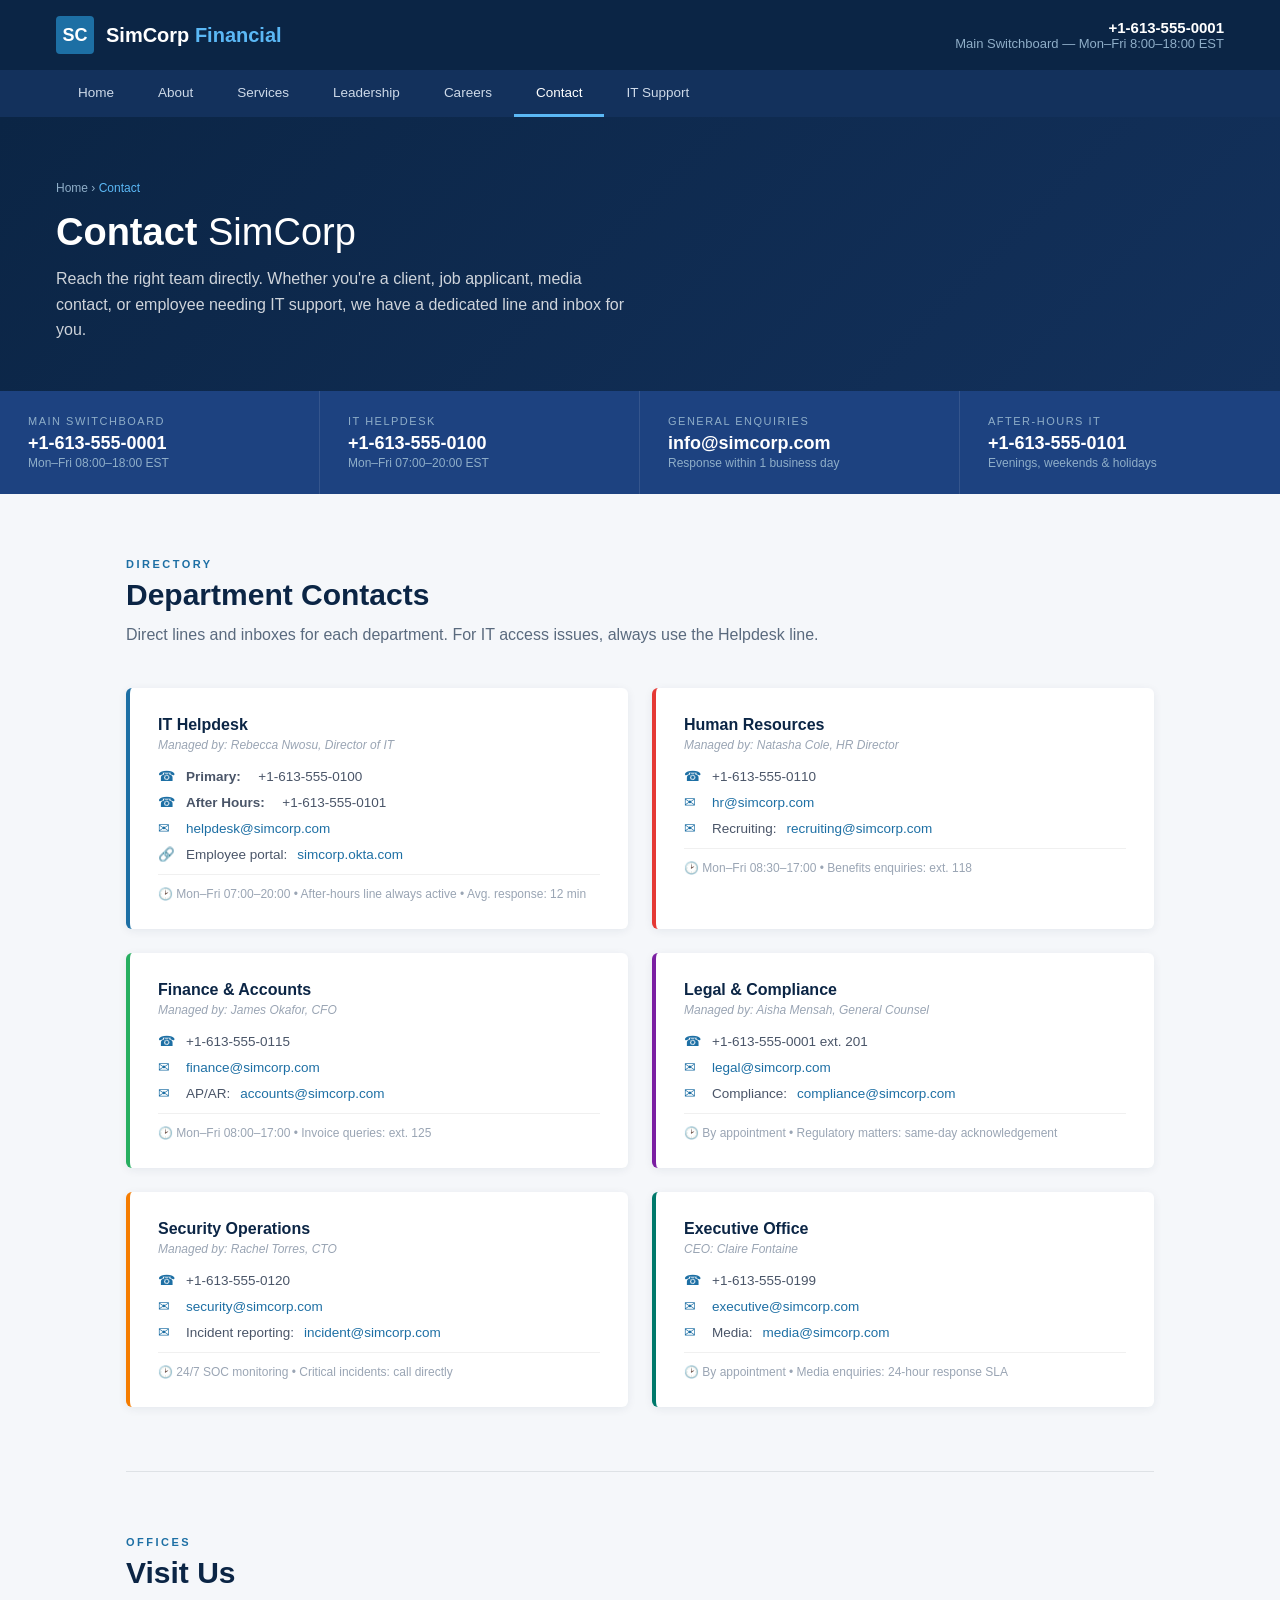
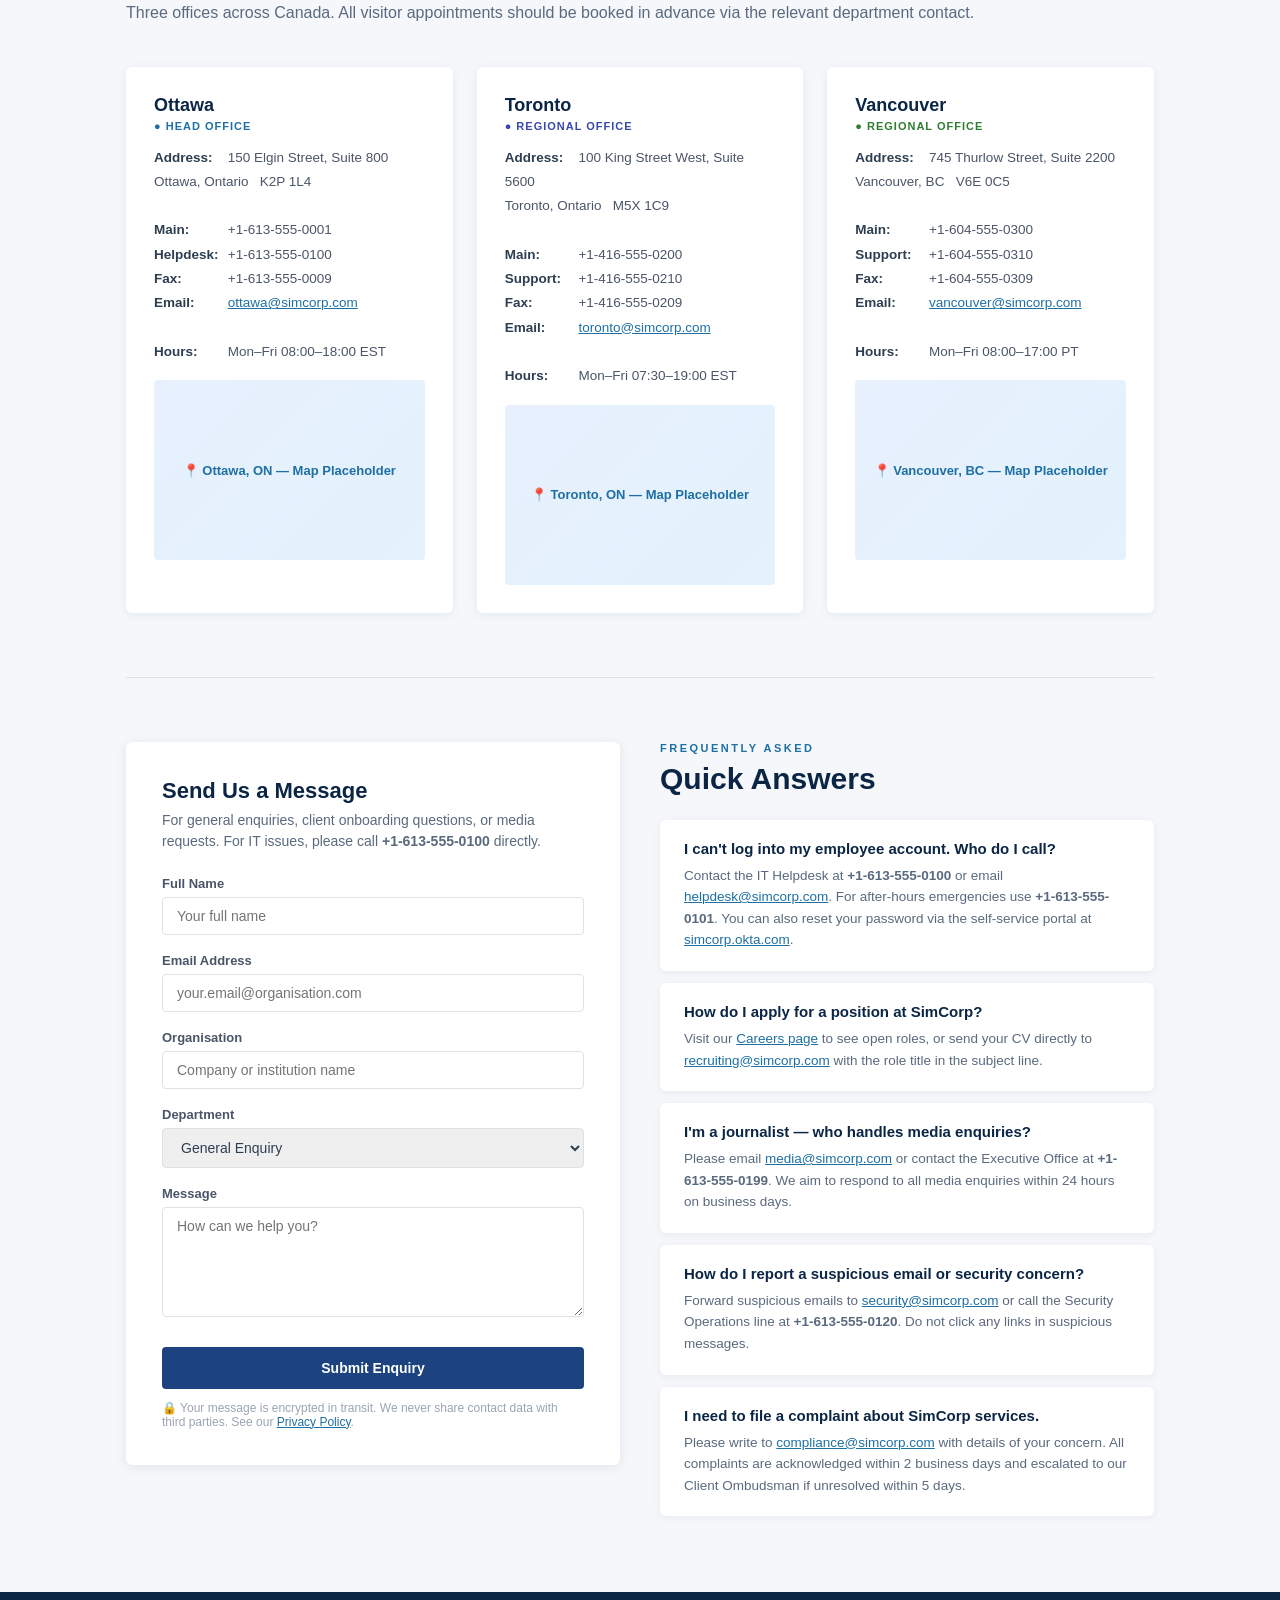
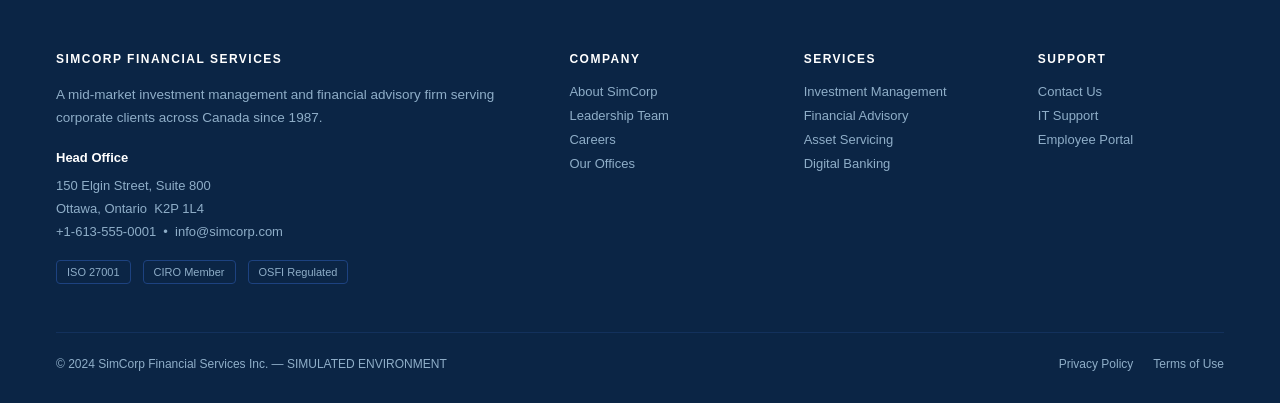
<file: modules/01-osint-profiler/connectors/website/contact.html>
<!DOCTYPE html>
<html lang="en">
<head>
  <meta charset="UTF-8">
  <meta name="viewport" content="width=device-width, initial-scale=1.0">
  <title>Contact Us | SimCorp Financial Services</title>
  <style>
    *, *::before, *::after { box-sizing: border-box; margin: 0; padding: 0; }
    body { font-family: 'Segoe UI', Arial, sans-serif; color: #2c3e50; background: #f5f7fa; }
    header { background: #0b2545; }
    .header-top { display: flex; align-items: center; justify-content: space-between; padding: 16px 56px; border-bottom: 1px solid #13315c; }
    .logo { display: flex; align-items: center; gap: 12px; text-decoration: none; }
    .logo-mark { width: 38px; height: 38px; background: #1d6fa4; border-radius: 4px; display: flex; align-items: center; justify-content: center; color: white; font-weight: 800; font-size: 18px; }
    .logo-text { color: white; font-size: 20px; font-weight: 600; }
    .logo-text span { color: #5bb8f5; }
    .header-contact { color: #8faec8; font-size: 13px; text-align: right; }
    .header-contact strong { color: white; display: block; font-size: 15px; }
    nav { background: #13315c; }
    nav ul { display: flex; list-style: none; padding: 0 56px; }
    nav ul li a { display: block; padding: 14px 22px; color: #cdd9e8; text-decoration: none; font-size: 13.5px; font-weight: 500; }
    nav ul li a:hover { color: white; background: rgba(255,255,255,0.08); }
    nav ul li a.active { color: white; border-bottom: 3px solid #5bb8f5; }
    .page-hero { background: linear-gradient(135deg, #0b2545 0%, #13315c 100%); color: white; padding: 64px 56px 48px; }
    .breadcrumb { font-size: 12px; color: #8faec8; margin-bottom: 16px; }
    .breadcrumb a { color: #8faec8; text-decoration: none; }
    .breadcrumb span { color: #5bb8f5; }
    .page-hero h1 { font-size: 38px; font-weight: 300; margin-bottom: 12px; }
    .page-hero h1 strong { font-weight: 700; }
    .page-hero p { font-size: 16px; opacity: 0.8; max-width: 580px; line-height: 1.6; }
    .container { max-width: 1140px; margin: 0 auto; padding: 0 56px; }
    .section { padding: 64px 0; }
    .section-eyebrow { font-size: 11px; letter-spacing: 2.5px; text-transform: uppercase; color: #1d6fa4; font-weight: 700; margin-bottom: 8px; }
    .section h2 { font-size: 30px; color: #0b2545; font-weight: 700; margin-bottom: 10px; }
    .section .lead { font-size: 16px; color: #5a6a7e; line-height: 1.65; margin-bottom: 40px; }
    .divider { border: none; border-top: 1px solid #dee2e6; margin: 0; }
    /* ── Quick contacts bar ── */
    .quick-bar { background: #1d4280; color: white; display: grid; grid-template-columns: repeat(4, 1fr); }
    .quick-item { padding: 24px 28px; border-right: 1px solid rgba(255,255,255,0.1); }
    .quick-item:last-child { border-right: none; }
    .quick-label { font-size: 11px; text-transform: uppercase; letter-spacing: 1.5px; color: #8faec8; margin-bottom: 6px; }
    .quick-value { font-size: 18px; font-weight: 700; color: white; margin-bottom: 2px; }
    .quick-sub { font-size: 12px; color: #8faec8; }
    /* ── Department directory ── */
    .dept-grid { display: grid; grid-template-columns: 1fr 1fr; gap: 24px; }
    .dept-card { background: white; border-radius: 6px; padding: 28px; box-shadow: 0 2px 10px rgba(11,37,69,0.07); border-left: 4px solid #1d6fa4; }
    .dept-card.alt { border-left-color: #e53935; }
    .dept-card.green { border-left-color: #27ae60; }
    .dept-card.purple { border-left-color: #7b1fa2; }
    .dept-card.orange { border-left-color: #f57c00; }
    .dept-card.teal { border-left-color: #00796b; }
    .dept-name { font-size: 16px; font-weight: 700; color: #0b2545; margin-bottom: 4px; }
    .dept-head { font-size: 12px; color: #9aa5b4; margin-bottom: 16px; font-style: italic; }
    .dept-row { display: flex; align-items: center; gap: 10px; margin-bottom: 10px; font-size: 13.5px; color: #4a5568; }
    .dept-row:last-child { margin-bottom: 0; }
    .dept-icon { color: #1d6fa4; width: 18px; }
    .dept-row a { color: #1d6fa4; text-decoration: none; }
    .dept-row a:hover { text-decoration: underline; }
    .dept-hours { font-size: 12px; color: #9aa5b4; margin-top: 12px; padding-top: 12px; border-top: 1px solid #f0f0f0; }
    /* ── Office addresses ── */
    .office-grid { display: grid; grid-template-columns: repeat(3, 1fr); gap: 24px; }
    .office-card { background: white; border-radius: 6px; padding: 28px; box-shadow: 0 2px 10px rgba(11,37,69,0.07); }
    .office-city { font-size: 18px; font-weight: 700; color: #0b2545; margin-bottom: 4px; }
    .office-type { font-size: 11px; color: #1d6fa4; font-weight: 700; text-transform: uppercase; letter-spacing: 1px; margin-bottom: 14px; }
    .office-detail-row { font-size: 13.5px; color: #4a5568; line-height: 1.8; }
    .office-detail-row strong { color: #2c3e50; display: inline-block; min-width: 70px; }
    .map-placeholder { height: 180px; background: linear-gradient(135deg, #e8f0fe, #e3f2fd); border-radius: 4px; margin-top: 16px; display: flex; align-items: center; justify-content: center; color: #1d6fa4; font-size: 13px; font-weight: 600; }
    /* ── Contact Form ── */
    .form-grid { display: grid; grid-template-columns: 1fr 1fr; gap: 40px; align-items: start; }
    .form-card { background: white; border-radius: 6px; padding: 36px; box-shadow: 0 2px 12px rgba(11,37,69,0.09); }
    .form-card h3 { font-size: 22px; color: #0b2545; margin-bottom: 6px; }
    .form-card .form-sub { font-size: 14px; color: #5a6a7e; margin-bottom: 24px; line-height: 1.5; }
    .form-group { margin-bottom: 18px; }
    label { display: block; font-size: 13px; font-weight: 600; color: #4a5568; margin-bottom: 6px; }
    input, select, textarea { width: 100%; padding: 10px 14px; border: 1px solid #dee2e6; border-radius: 4px; font-size: 14px; color: #2c3e50; font-family: inherit; }
    textarea { height: 110px; resize: vertical; }
    .form-note { font-size: 12px; color: #9aa5b4; margin-top: 12px; }
    .btn-submit { background: #1d4280; color: white; border: none; padding: 13px 32px; border-radius: 4px; font-size: 14px; font-weight: 600; cursor: pointer; width: 100%; margin-top: 8px; }
    .faq-list { list-style: none; }
    .faq-item { background: white; border-radius: 6px; padding: 20px 24px; box-shadow: 0 2px 8px rgba(11,37,69,0.06); margin-bottom: 12px; }
    .faq-q { font-size: 15px; font-weight: 600; color: #0b2545; margin-bottom: 8px; }
    .faq-a { font-size: 13.5px; color: #5a6a7e; line-height: 1.6; }
    .faq-a a { color: #1d6fa4; }
    footer { background: #0b2545; color: #8faec8; padding: 60px 56px 32px; }
    .footer-grid { display: grid; grid-template-columns: 2.5fr 1fr 1fr 1fr; gap: 48px; margin-bottom: 48px; }
    footer h4 { color: white; font-size: 12px; text-transform: uppercase; letter-spacing: 1.5px; margin-bottom: 18px; font-weight: 700; }
    footer ul { list-style: none; }
    footer ul li { margin-bottom: 9px; font-size: 13px; }
    footer ul li a { color: #8faec8; text-decoration: none; }
    .footer-desc { font-size: 13.5px; line-height: 1.7; margin-bottom: 16px; }
    .footer-address { font-size: 13px; line-height: 1.8; font-style: normal; }
    .footer-address strong { color: white; display: block; margin-bottom: 4px; }
    .footer-bottom { border-top: 1px solid #13315c; padding-top: 24px; display: flex; justify-content: space-between; align-items: center; font-size: 12px; }
    .footer-bottom a { color: #8faec8; text-decoration: none; margin-left: 20px; }
    .cert-badges { display: flex; gap: 12px; margin-top: 16px; }
    .cert-badge { border: 1px solid #1d4280; border-radius: 4px; padding: 5px 10px; font-size: 11px; color: #8faec8; }
  </style>
</head>
<body>

  <header>
    <div class="header-top">
      <a href="index.html" class="logo">
        <div class="logo-mark">SC</div>
        <div class="logo-text">SimCorp <span>Financial</span></div>
      </a>
      <div class="header-contact">
        <strong>+1-613-555-0001</strong>
        Main Switchboard &mdash; Mon–Fri 8:00–18:00 EST
      </div>
    </div>
    <nav>
      <ul>
        <li><a href="index.html">Home</a></li>
        <li><a href="about.html">About</a></li>
        <li><a href="services.html">Services</a></li>
        <li><a href="leadership.html">Leadership</a></li>
        <li><a href="careers.html">Careers</a></li>
        <li><a href="contact.html" class="active">Contact</a></li>
        <li><a href="it-support.html">IT Support</a></li>
      </ul>
    </nav>
  </header>

  <div class="page-hero">
    <div class="breadcrumb"><a href="index.html">Home</a> &rsaquo; <span>Contact</span></div>
    <h1><strong>Contact</strong> SimCorp</h1>
    <p>Reach the right team directly. Whether you're a client, job applicant, media contact,
       or employee needing IT support, we have a dedicated line and inbox for you.</p>
  </div>

  <!-- Quick contact bar -->
  <div class="quick-bar">
    <div class="quick-item">
      <div class="quick-label">Main Switchboard</div>
      <div class="quick-value">+1-613-555-0001</div>
      <div class="quick-sub">Mon–Fri 08:00–18:00 EST</div>
    </div>
    <div class="quick-item">
      <div class="quick-label">IT Helpdesk</div>
      <div class="quick-value">+1-613-555-0100</div>
      <div class="quick-sub">Mon–Fri 07:00–20:00 EST</div>
    </div>
    <div class="quick-item">
      <div class="quick-label">General Enquiries</div>
      <div class="quick-value">info@simcorp.com</div>
      <div class="quick-sub">Response within 1 business day</div>
    </div>
    <div class="quick-item">
      <div class="quick-label">After-Hours IT</div>
      <div class="quick-value">+1-613-555-0101</div>
      <div class="quick-sub">Evenings, weekends &amp; holidays</div>
    </div>
  </div>

  <div class="container">

    <!-- Department Directory -->
    <section class="section" id="departments">
      <div class="section-eyebrow">Directory</div>
      <h2>Department Contacts</h2>
      <p class="lead">Direct lines and inboxes for each department. For IT access issues, always use the Helpdesk line.</p>
      <div class="dept-grid">

        <div class="dept-card">
          <div class="dept-name">IT Helpdesk</div>
          <div class="dept-head">Managed by: Rebecca Nwosu, Director of IT</div>
          <div class="dept-row"><span class="dept-icon">&#9742;</span> <strong>Primary:</strong>&nbsp; +1-613-555-0100</div>
          <div class="dept-row"><span class="dept-icon">&#9742;</span> <strong>After Hours:</strong>&nbsp; +1-613-555-0101</div>
          <div class="dept-row"><span class="dept-icon">&#9993;</span> <a href="mailto:helpdesk@simcorp.com">helpdesk@simcorp.com</a></div>
          <div class="dept-row"><span class="dept-icon">&#128279;</span> Employee portal: <a href="it-support.html">simcorp.okta.com</a></div>
          <div class="dept-hours">&#128337; Mon–Fri 07:00–20:00 &bull; After-hours line always active &bull; Avg. response: 12 min</div>
        </div>

        <div class="dept-card alt">
          <div class="dept-name">Human Resources</div>
          <div class="dept-head">Managed by: Natasha Cole, HR Director</div>
          <div class="dept-row"><span class="dept-icon">&#9742;</span> +1-613-555-0110</div>
          <div class="dept-row"><span class="dept-icon">&#9993;</span> <a href="mailto:hr@simcorp.com">hr@simcorp.com</a></div>
          <div class="dept-row"><span class="dept-icon">&#9993;</span> Recruiting: <a href="mailto:recruiting@simcorp.com">recruiting@simcorp.com</a></div>
          <div class="dept-hours">&#128337; Mon–Fri 08:30–17:00 &bull; Benefits enquiries: ext. 118</div>
        </div>

        <div class="dept-card green">
          <div class="dept-name">Finance &amp; Accounts</div>
          <div class="dept-head">Managed by: James Okafor, CFO</div>
          <div class="dept-row"><span class="dept-icon">&#9742;</span> +1-613-555-0115</div>
          <div class="dept-row"><span class="dept-icon">&#9993;</span> <a href="mailto:finance@simcorp.com">finance@simcorp.com</a></div>
          <div class="dept-row"><span class="dept-icon">&#9993;</span> AP/AR: <a href="mailto:accounts@simcorp.com">accounts@simcorp.com</a></div>
          <div class="dept-hours">&#128337; Mon–Fri 08:00–17:00 &bull; Invoice queries: ext. 125</div>
        </div>

        <div class="dept-card purple">
          <div class="dept-name">Legal &amp; Compliance</div>
          <div class="dept-head">Managed by: Aisha Mensah, General Counsel</div>
          <div class="dept-row"><span class="dept-icon">&#9742;</span> +1-613-555-0001 ext. 201</div>
          <div class="dept-row"><span class="dept-icon">&#9993;</span> <a href="mailto:legal@simcorp.com">legal@simcorp.com</a></div>
          <div class="dept-row"><span class="dept-icon">&#9993;</span> Compliance: <a href="mailto:compliance@simcorp.com">compliance@simcorp.com</a></div>
          <div class="dept-hours">&#128337; By appointment &bull; Regulatory matters: same-day acknowledgement</div>
        </div>

        <div class="dept-card orange">
          <div class="dept-name">Security Operations</div>
          <div class="dept-head">Managed by: Rachel Torres, CTO</div>
          <div class="dept-row"><span class="dept-icon">&#9742;</span> +1-613-555-0120</div>
          <div class="dept-row"><span class="dept-icon">&#9993;</span> <a href="mailto:security@simcorp.com">security@simcorp.com</a></div>
          <div class="dept-row"><span class="dept-icon">&#9993;</span> Incident reporting: <a href="mailto:incident@simcorp.com">incident@simcorp.com</a></div>
          <div class="dept-hours">&#128337; 24/7 SOC monitoring &bull; Critical incidents: call directly</div>
        </div>

        <div class="dept-card teal">
          <div class="dept-name">Executive Office</div>
          <div class="dept-head">CEO: Claire Fontaine</div>
          <div class="dept-row"><span class="dept-icon">&#9742;</span> +1-613-555-0199</div>
          <div class="dept-row"><span class="dept-icon">&#9993;</span> <a href="mailto:executive@simcorp.com">executive@simcorp.com</a></div>
          <div class="dept-row"><span class="dept-icon">&#9993;</span> Media: <a href="mailto:media@simcorp.com">media@simcorp.com</a></div>
          <div class="dept-hours">&#128337; By appointment &bull; Media enquiries: 24-hour response SLA</div>
        </div>

      </div>
    </section>

    <hr class="divider">

    <!-- Office Locations -->
    <section class="section" id="offices">
      <div class="section-eyebrow">Offices</div>
      <h2>Visit Us</h2>
      <p class="lead">Three offices across Canada. All visitor appointments should be booked in advance via the relevant department contact.</p>
      <div class="office-grid">
        <div class="office-card">
          <div class="office-city">Ottawa</div>
          <div class="office-type">&#9679; Head Office</div>
          <div class="office-detail-row">
            <strong>Address:</strong> 150 Elgin Street, Suite 800<br>
            Ottawa, Ontario &nbsp; K2P 1L4<br><br>
            <strong>Main:</strong> +1-613-555-0001<br>
            <strong>Helpdesk:</strong> +1-613-555-0100<br>
            <strong>Fax:</strong> +1-613-555-0009<br>
            <strong>Email:</strong> <a href="mailto:ottawa@simcorp.com" style="color:#1d6fa4;">ottawa@simcorp.com</a><br><br>
            <strong>Hours:</strong> Mon–Fri 08:00–18:00 EST
          </div>
          <div class="map-placeholder">&#128205; Ottawa, ON &mdash; Map Placeholder</div>
        </div>
        <div class="office-card">
          <div class="office-city">Toronto</div>
          <div class="office-type" style="color:#3949ab;">&#9679; Regional Office</div>
          <div class="office-detail-row">
            <strong>Address:</strong> 100 King Street West, Suite 5600<br>
            Toronto, Ontario &nbsp; M5X 1C9<br><br>
            <strong>Main:</strong> +1-416-555-0200<br>
            <strong>Support:</strong> +1-416-555-0210<br>
            <strong>Fax:</strong> +1-416-555-0209<br>
            <strong>Email:</strong> <a href="mailto:toronto@simcorp.com" style="color:#1d6fa4;">toronto@simcorp.com</a><br><br>
            <strong>Hours:</strong> Mon–Fri 07:30–19:00 EST
          </div>
          <div class="map-placeholder">&#128205; Toronto, ON &mdash; Map Placeholder</div>
        </div>
        <div class="office-card">
          <div class="office-city">Vancouver</div>
          <div class="office-type" style="color:#2e7d32;">&#9679; Regional Office</div>
          <div class="office-detail-row">
            <strong>Address:</strong> 745 Thurlow Street, Suite 2200<br>
            Vancouver, BC &nbsp; V6E 0C5<br><br>
            <strong>Main:</strong> +1-604-555-0300<br>
            <strong>Support:</strong> +1-604-555-0310<br>
            <strong>Fax:</strong> +1-604-555-0309<br>
            <strong>Email:</strong> <a href="mailto:vancouver@simcorp.com" style="color:#1d6fa4;">vancouver@simcorp.com</a><br><br>
            <strong>Hours:</strong> Mon–Fri 08:00–17:00 PT
          </div>
          <div class="map-placeholder">&#128205; Vancouver, BC &mdash; Map Placeholder</div>
        </div>
      </div>
    </section>

    <hr class="divider">

    <!-- Contact Form + FAQ -->
    <section class="section" id="form">
      <div class="form-grid">
        <div class="form-card">
          <h3>Send Us a Message</h3>
          <p class="form-sub">For general enquiries, client onboarding questions, or media requests.
             For IT issues, please call <strong>+1-613-555-0100</strong> directly.</p>
          <div class="form-group">
            <label>Full Name</label>
            <input type="text" placeholder="Your full name">
          </div>
          <div class="form-group">
            <label>Email Address</label>
            <input type="email" placeholder="your.email@organisation.com">
          </div>
          <div class="form-group">
            <label>Organisation</label>
            <input type="text" placeholder="Company or institution name">
          </div>
          <div class="form-group">
            <label>Department</label>
            <select>
              <option>General Enquiry</option>
              <option>Client Services</option>
              <option>New Business</option>
              <option>Media / Press</option>
              <option>Compliance / Regulatory</option>
              <option>Careers</option>
              <option>Other</option>
            </select>
          </div>
          <div class="form-group">
            <label>Message</label>
            <textarea placeholder="How can we help you?"></textarea>
          </div>
          <button class="btn-submit">Submit Enquiry</button>
          <p class="form-note">&#128274; Your message is encrypted in transit. We never share contact data with third parties. See our <a href="#" style="color:#1d6fa4;">Privacy Policy</a>.</p>
        </div>
        <div>
          <div class="section-eyebrow" id="faq">Frequently Asked</div>
          <h2 style="margin-bottom: 24px;">Quick Answers</h2>
          <ul class="faq-list">
            <li class="faq-item">
              <div class="faq-q">I can't log into my employee account. Who do I call?</div>
              <div class="faq-a">Contact the IT Helpdesk at <strong>+1-613-555-0100</strong> or email
                <a href="mailto:helpdesk@simcorp.com">helpdesk@simcorp.com</a>. For after-hours emergencies
                use <strong>+1-613-555-0101</strong>. You can also reset your password via the
                self-service portal at <a href="it-support.html">simcorp.okta.com</a>.</div>
            </li>
            <li class="faq-item">
              <div class="faq-q">How do I apply for a position at SimCorp?</div>
              <div class="faq-a">Visit our <a href="careers.html">Careers page</a> to see open roles, or
                send your CV directly to <a href="mailto:recruiting@simcorp.com">recruiting@simcorp.com</a>
                with the role title in the subject line.</div>
            </li>
            <li class="faq-item">
              <div class="faq-q">I'm a journalist — who handles media enquiries?</div>
              <div class="faq-a">Please email <a href="mailto:media@simcorp.com">media@simcorp.com</a>
                or contact the Executive Office at <strong>+1-613-555-0199</strong>. We aim to respond
                to all media enquiries within 24 hours on business days.</div>
            </li>
            <li class="faq-item">
              <div class="faq-q">How do I report a suspicious email or security concern?</div>
              <div class="faq-a">Forward suspicious emails to <a href="mailto:security@simcorp.com">security@simcorp.com</a>
                or call the Security Operations line at <strong>+1-613-555-0120</strong>.
                Do not click any links in suspicious messages.</div>
            </li>
            <li class="faq-item">
              <div class="faq-q">I need to file a complaint about SimCorp services.</div>
              <div class="faq-a">Please write to <a href="mailto:compliance@simcorp.com">compliance@simcorp.com</a>
                with details of your concern. All complaints are acknowledged within 2 business days and
                escalated to our Client Ombudsman if unresolved within 5 days.</div>
            </li>
          </ul>
        </div>
      </div>
    </section>

  </div><!-- /container -->

  <footer>
    <div class="footer-grid">
      <div>
        <h4>SimCorp Financial Services</h4>
        <p class="footer-desc">A mid-market investment management and financial advisory firm
           serving corporate clients across Canada since 1987.</p>
        <address class="footer-address">
          <strong>Head Office</strong>
          150 Elgin Street, Suite 800<br>
          Ottawa, Ontario &nbsp;K2P 1L4<br>
          +1-613-555-0001 &nbsp;&bull;&nbsp; info@simcorp.com
        </address>
        <div class="cert-badges">
          <span class="cert-badge">ISO 27001</span>
          <span class="cert-badge">CIRO Member</span>
          <span class="cert-badge">OSFI Regulated</span>
        </div>
      </div>
      <div>
        <h4>Company</h4>
        <ul>
          <li><a href="about.html">About SimCorp</a></li>
          <li><a href="leadership.html">Leadership Team</a></li>
          <li><a href="careers.html">Careers</a></li>
          <li><a href="about.html#offices">Our Offices</a></li>
        </ul>
      </div>
      <div>
        <h4>Services</h4>
        <ul>
          <li><a href="services.html">Investment Management</a></li>
          <li><a href="services.html">Financial Advisory</a></li>
          <li><a href="services.html">Asset Servicing</a></li>
          <li><a href="services.html">Digital Banking</a></li>
        </ul>
      </div>
      <div>
        <h4>Support</h4>
        <ul>
          <li><a href="contact.html">Contact Us</a></li>
          <li><a href="it-support.html">IT Support</a></li>
          <li><a href="it-support.html">Employee Portal</a></li>
        </ul>
      </div>
    </div>
    <div class="footer-bottom">
      <span>&copy; 2024 SimCorp Financial Services Inc. &mdash; SIMULATED ENVIRONMENT</span>
      <div><a href="#">Privacy Policy</a><a href="#">Terms of Use</a></div>
    </div>
  </footer>

</body>
</html>
</file>
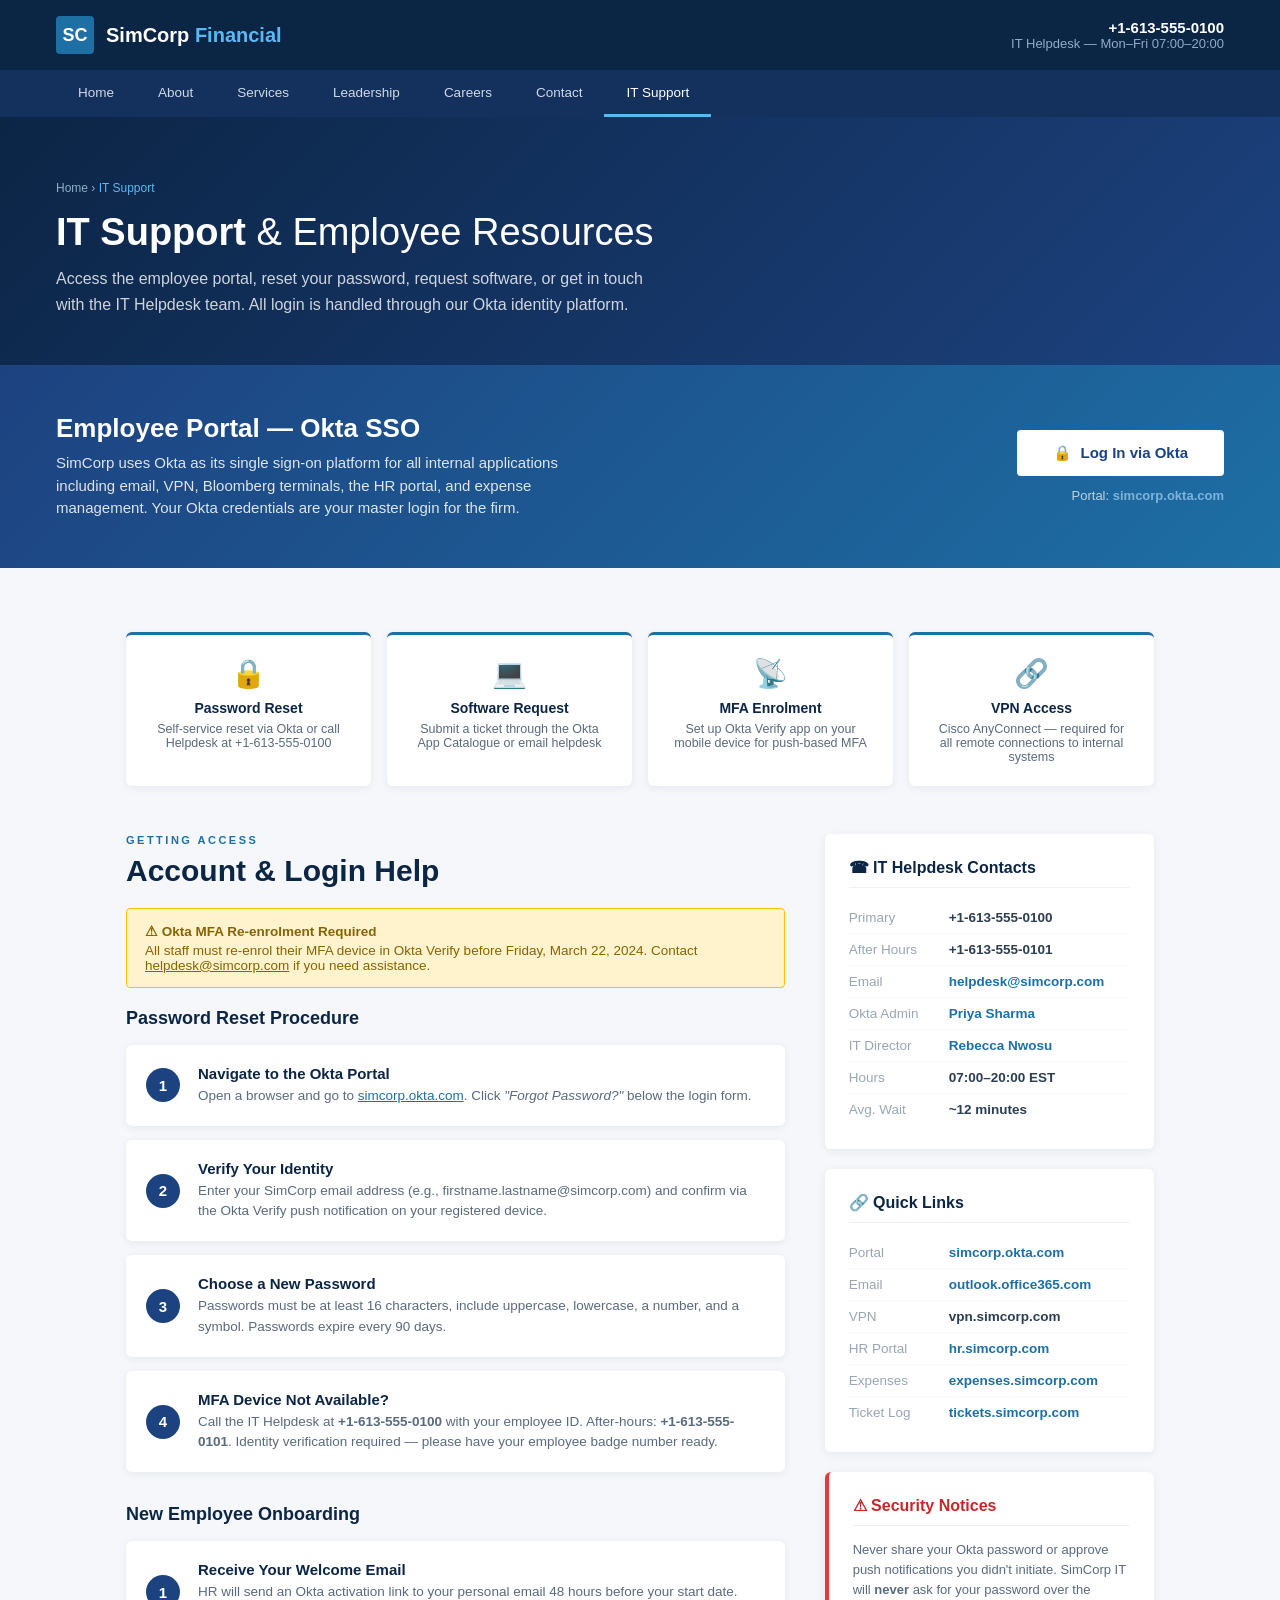
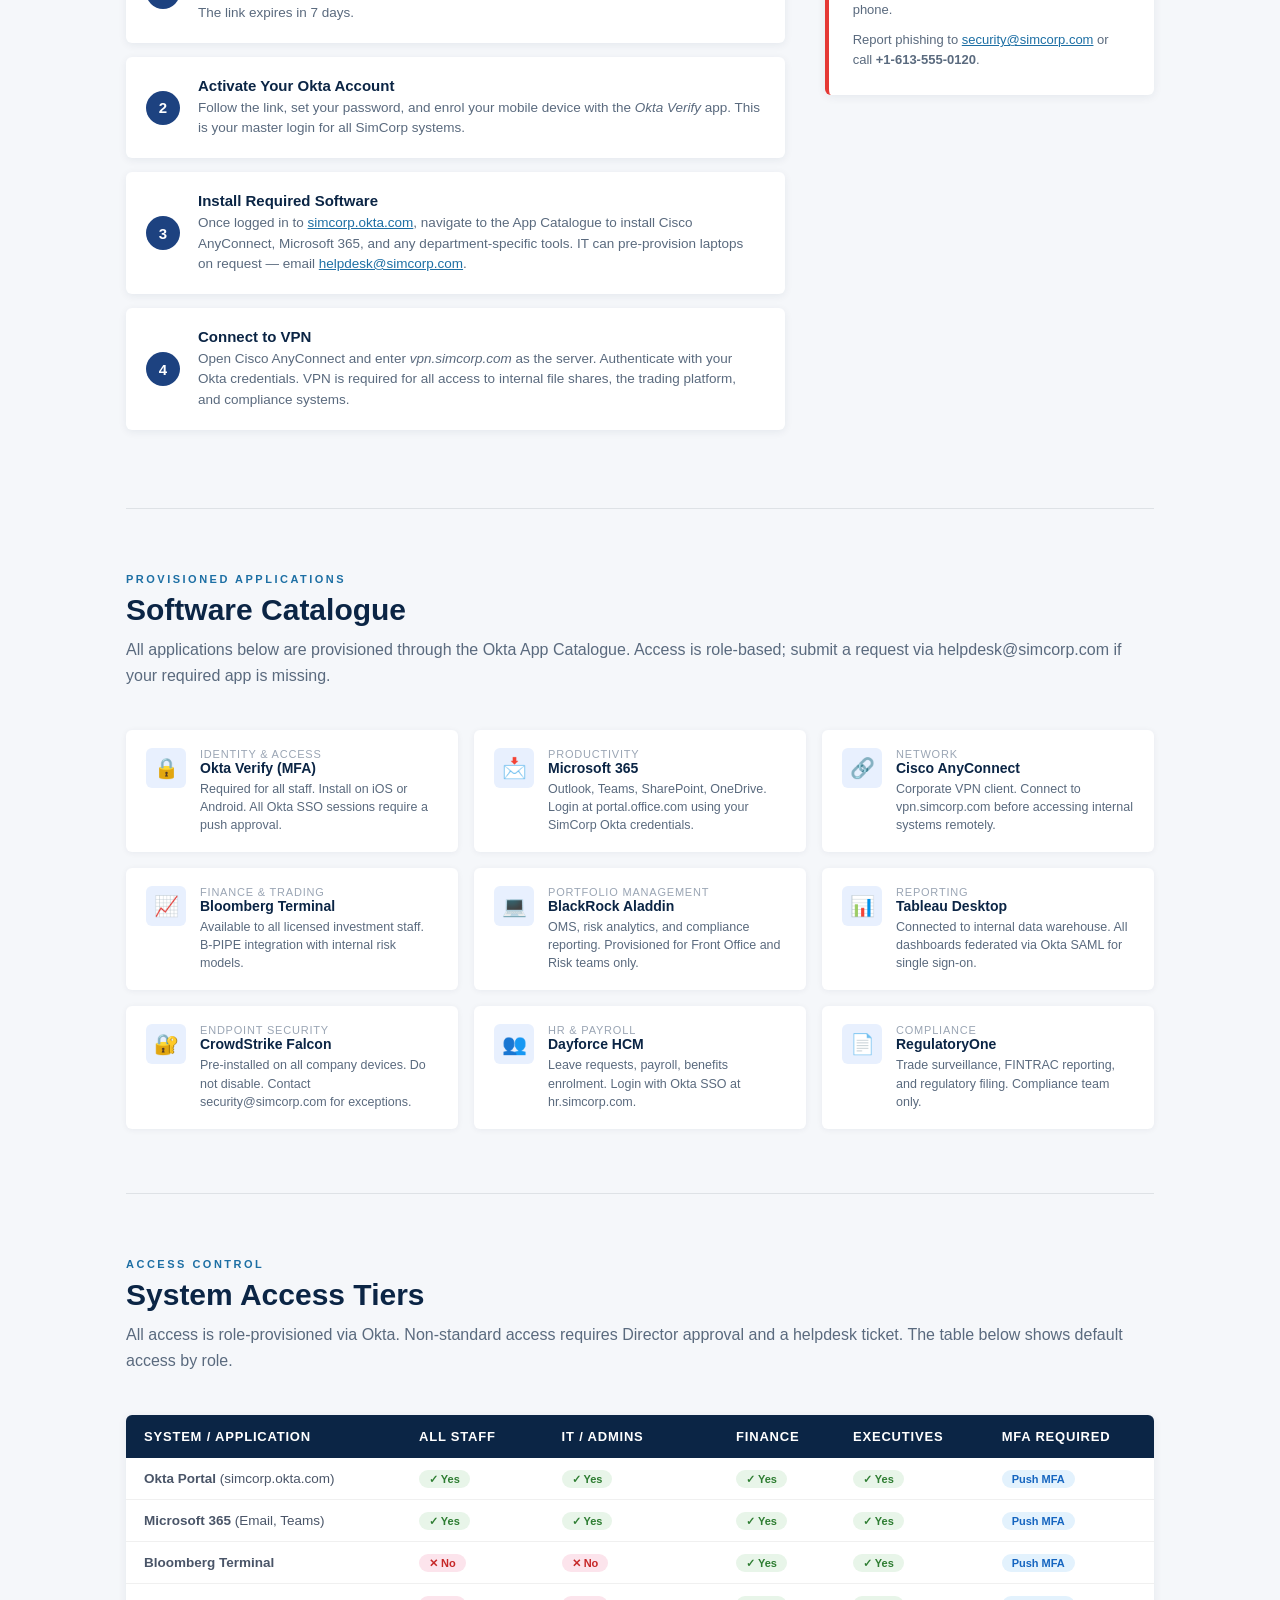
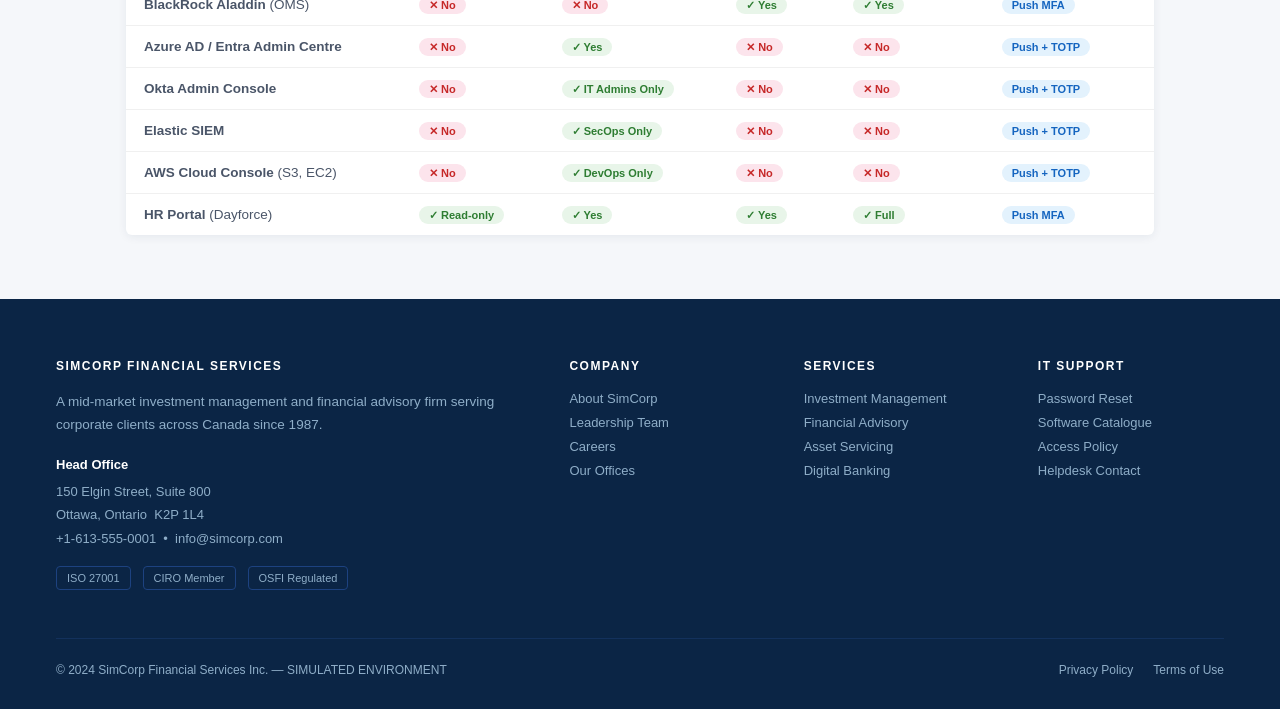
<file: modules/01-osint-profiler/connectors/website/it-support.html>
<!DOCTYPE html>
<html lang="en">
<head>
  <meta charset="UTF-8">
  <meta name="viewport" content="width=device-width, initial-scale=1.0">
  <title>IT Support &amp; Employee Resources | SimCorp Financial Services</title>
  <style>
    *, *::before, *::after { box-sizing: border-box; margin: 0; padding: 0; }
    body { font-family: 'Segoe UI', Arial, sans-serif; color: #2c3e50; background: #f5f7fa; }
    header { background: #0b2545; }
    .header-top { display: flex; align-items: center; justify-content: space-between; padding: 16px 56px; border-bottom: 1px solid #13315c; }
    .logo { display: flex; align-items: center; gap: 12px; text-decoration: none; }
    .logo-mark { width: 38px; height: 38px; background: #1d6fa4; border-radius: 4px; display: flex; align-items: center; justify-content: center; color: white; font-weight: 800; font-size: 18px; }
    .logo-text { color: white; font-size: 20px; font-weight: 600; }
    .logo-text span { color: #5bb8f5; }
    .header-contact { color: #8faec8; font-size: 13px; text-align: right; }
    .header-contact strong { color: white; display: block; font-size: 15px; }
    nav { background: #13315c; }
    nav ul { display: flex; list-style: none; padding: 0 56px; }
    nav ul li a { display: block; padding: 14px 22px; color: #cdd9e8; text-decoration: none; font-size: 13.5px; font-weight: 500; }
    nav ul li a:hover { color: white; background: rgba(255,255,255,0.08); }
    nav ul li a.active { color: white; border-bottom: 3px solid #5bb8f5; }
    .page-hero { background: linear-gradient(135deg, #0b2545 0%, #1d4280 100%); color: white; padding: 64px 56px 48px; }
    .breadcrumb { font-size: 12px; color: #8faec8; margin-bottom: 16px; }
    .breadcrumb a { color: #8faec8; text-decoration: none; }
    .breadcrumb span { color: #5bb8f5; }
    .page-hero h1 { font-size: 38px; font-weight: 300; margin-bottom: 12px; }
    .page-hero h1 strong { font-weight: 700; }
    .page-hero p { font-size: 16px; opacity: 0.8; max-width: 600px; line-height: 1.6; }
    .container { max-width: 1140px; margin: 0 auto; padding: 0 56px; }
    .section { padding: 64px 0; }
    .section-eyebrow { font-size: 11px; letter-spacing: 2.5px; text-transform: uppercase; color: #1d6fa4; font-weight: 700; margin-bottom: 8px; }
    .section h2 { font-size: 30px; color: #0b2545; font-weight: 700; margin-bottom: 10px; }
    .section .lead { font-size: 16px; color: #5a6a7e; line-height: 1.65; margin-bottom: 40px; }
    .divider { border: none; border-top: 1px solid #dee2e6; margin: 0; }
    /* ── Login CTA ── */
    .login-cta { background: linear-gradient(135deg, #1d4280, #1d6fa4); color: white; padding: 48px 56px; display: flex; align-items: center; justify-content: space-between; }
    .login-cta-text h2 { font-size: 26px; font-weight: 700; margin-bottom: 8px; }
    .login-cta-text p { font-size: 15px; opacity: 0.85; max-width: 520px; line-height: 1.5; }
    .login-cta-actions { display: flex; flex-direction: column; gap: 12px; align-items: flex-end; min-width: 260px; }
    .btn-login { display: block; background: white; color: #1d4280; padding: 14px 36px; border-radius: 4px; font-weight: 700; font-size: 15px; text-decoration: none; text-align: center; }
    .btn-login:hover { background: #e8f4fd; }
    .login-url { font-size: 13px; opacity: 0.7; text-align: center; }
    .login-url strong { color: #a8d4f5; }
    /* ── Quick links ── */
    .quick-links { display: grid; grid-template-columns: repeat(4, 1fr); gap: 16px; margin-bottom: 48px; }
    .quick-link-card { background: white; border-radius: 6px; padding: 22px; box-shadow: 0 2px 8px rgba(11,37,69,0.07); text-align: center; border-top: 3px solid #1d6fa4; }
    .quick-link-card .icon { font-size: 28px; margin-bottom: 10px; }
    .quick-link-card h4 { font-size: 14px; color: #0b2545; font-weight: 700; margin-bottom: 6px; }
    .quick-link-card p { font-size: 12.5px; color: #5a6a7e; }
    /* ── Two col layout ── */
    .two-col { display: grid; grid-template-columns: 2fr 1fr; gap: 40px; align-items: start; }
    /* ── Step cards ── */
    .steps { list-style: none; counter-reset: step-counter; }
    .step { counter-increment: step-counter; background: white; border-radius: 6px; padding: 20px 24px 20px 72px; box-shadow: 0 2px 8px rgba(11,37,69,0.07); margin-bottom: 14px; position: relative; }
    .step::before { content: counter(step-counter); position: absolute; left: 20px; top: 50%; transform: translateY(-50%); width: 34px; height: 34px; background: #1d4280; color: white; border-radius: 50%; display: flex; align-items: center; justify-content: center; font-weight: 700; font-size: 15px; }
    .step h4 { font-size: 15px; color: #0b2545; margin-bottom: 4px; }
    .step p { font-size: 13.5px; color: #5a6a7e; margin: 0; line-height: 1.5; }
    .step a { color: #1d6fa4; }
    /* ── Sidebar cards ── */
    .sidebar-card { background: white; border-radius: 6px; padding: 24px; box-shadow: 0 2px 10px rgba(11,37,69,0.07); margin-bottom: 20px; }
    .sidebar-card h3 { font-size: 16px; font-weight: 700; color: #0b2545; margin-bottom: 14px; padding-bottom: 10px; border-bottom: 1px solid #f0f0f0; }
    .contact-row { display: flex; align-items: center; gap: 10px; padding: 8px 0; border-bottom: 1px solid #f8f9fa; font-size: 13.5px; }
    .contact-row:last-child { border-bottom: none; }
    .contact-row .label { color: #9aa5b4; width: 90px; flex-shrink: 0; }
    .contact-row .value { color: #2c3e50; font-weight: 600; }
    .contact-row a { color: #1d6fa4; text-decoration: none; font-weight: 600; }
    .alert-box { background: #fff3cd; border: 1px solid #ffc107; border-radius: 4px; padding: 14px 18px; margin-bottom: 20px; font-size: 13.5px; color: #856404; }
    .alert-box strong { display: block; margin-bottom: 4px; }
    /* ── Software catalogue ── */
    .software-grid { display: grid; grid-template-columns: repeat(3, 1fr); gap: 16px; }
    .software-item { background: white; border-radius: 6px; padding: 18px 20px; box-shadow: 0 1px 6px rgba(11,37,69,0.06); display: flex; align-items: flex-start; gap: 14px; }
    .software-icon { width: 40px; height: 40px; background: #e8f0fe; border-radius: 6px; display: flex; align-items: center; justify-content: center; font-size: 20px; flex-shrink: 0; }
    .software-name { font-size: 14px; font-weight: 700; color: #0b2545; }
    .software-category { font-size: 11px; color: #9aa5b4; text-transform: uppercase; letter-spacing: 0.8px; }
    .software-desc { font-size: 12.5px; color: #5a6a7e; margin-top: 4px; line-height: 1.45; }
    /* ── Policy table ── */
    .policy-table { width: 100%; border-collapse: collapse; background: white; border-radius: 6px; overflow: hidden; box-shadow: 0 2px 10px rgba(11,37,69,0.07); }
    .policy-table th { background: #0b2545; color: white; padding: 14px 18px; text-align: left; font-size: 13px; text-transform: uppercase; letter-spacing: 0.8px; }
    .policy-table td { padding: 13px 18px; border-bottom: 1px solid #f0f0f0; font-size: 13.5px; color: #4a5568; }
    .policy-table tr:last-child td { border-bottom: none; }
    .policy-table tr:hover td { background: #f8f9fa; }
    .badge-ok { background: #e8f5e9; color: #2e7d32; padding: 3px 10px; border-radius: 20px; font-size: 11px; font-weight: 700; }
    .badge-mfa { background: #e3f2fd; color: #1565c0; padding: 3px 10px; border-radius: 20px; font-size: 11px; font-weight: 700; }
    .badge-restricted { background: #fce4ec; color: #c62828; padding: 3px 10px; border-radius: 20px; font-size: 11px; font-weight: 700; }
    footer { background: #0b2545; color: #8faec8; padding: 60px 56px 32px; }
    .footer-grid { display: grid; grid-template-columns: 2.5fr 1fr 1fr 1fr; gap: 48px; margin-bottom: 48px; }
    footer h4 { color: white; font-size: 12px; text-transform: uppercase; letter-spacing: 1.5px; margin-bottom: 18px; font-weight: 700; }
    footer ul { list-style: none; }
    footer ul li { margin-bottom: 9px; font-size: 13px; }
    footer ul li a { color: #8faec8; text-decoration: none; }
    .footer-desc { font-size: 13.5px; line-height: 1.7; margin-bottom: 16px; }
    .footer-address { font-size: 13px; line-height: 1.8; font-style: normal; }
    .footer-address strong { color: white; display: block; margin-bottom: 4px; }
    .footer-bottom { border-top: 1px solid #13315c; padding-top: 24px; display: flex; justify-content: space-between; align-items: center; font-size: 12px; }
    .footer-bottom a { color: #8faec8; text-decoration: none; margin-left: 20px; }
    .cert-badges { display: flex; gap: 12px; margin-top: 16px; }
    .cert-badge { border: 1px solid #1d4280; border-radius: 4px; padding: 5px 10px; font-size: 11px; color: #8faec8; }
  </style>
</head>
<body>

  <header>
    <div class="header-top">
      <a href="index.html" class="logo">
        <div class="logo-mark">SC</div>
        <div class="logo-text">SimCorp <span>Financial</span></div>
      </a>
      <div class="header-contact">
        <strong>+1-613-555-0100</strong>
        IT Helpdesk &mdash; Mon–Fri 07:00–20:00
      </div>
    </div>
    <nav>
      <ul>
        <li><a href="index.html">Home</a></li>
        <li><a href="about.html">About</a></li>
        <li><a href="services.html">Services</a></li>
        <li><a href="leadership.html">Leadership</a></li>
        <li><a href="careers.html">Careers</a></li>
        <li><a href="contact.html">Contact</a></li>
        <li><a href="it-support.html" class="active">IT Support</a></li>
      </ul>
    </nav>
  </header>

  <div class="page-hero">
    <div class="breadcrumb"><a href="index.html">Home</a> &rsaquo; <span>IT Support</span></div>
    <h1><strong>IT Support</strong> &amp; Employee Resources</h1>
    <p>Access the employee portal, reset your password, request software, or get in touch with
       the IT Helpdesk team. All login is handled through our Okta identity platform.</p>
  </div>

  <!-- Okta login CTA -->
  <div class="login-cta">
    <div class="login-cta-text">
      <h2>Employee Portal &mdash; Okta SSO</h2>
      <p>SimCorp uses Okta as its single sign-on platform for all internal applications including
         email, VPN, Bloomberg terminals, the HR portal, and expense management. Your Okta credentials
         are your master login for the firm.</p>
    </div>
    <div class="login-cta-actions">
      <a href="#" class="btn-login">&#128274;&nbsp; Log In via Okta</a>
      <span class="login-url">Portal: <strong>simcorp.okta.com</strong></span>
    </div>
  </div>

  <div class="container">

    <section class="section">
      <div class="quick-links">
        <div class="quick-link-card">
          <div class="icon">&#128274;</div>
          <h4>Password Reset</h4>
          <p>Self-service reset via Okta or call Helpdesk at +1-613-555-0100</p>
        </div>
        <div class="quick-link-card">
          <div class="icon">&#128187;</div>
          <h4>Software Request</h4>
          <p>Submit a ticket through the Okta App Catalogue or email helpdesk</p>
        </div>
        <div class="quick-link-card">
          <div class="icon">&#128225;</div>
          <h4>MFA Enrolment</h4>
          <p>Set up Okta Verify app on your mobile device for push-based MFA</p>
        </div>
        <div class="quick-link-card">
          <div class="icon">&#128279;</div>
          <h4>VPN Access</h4>
          <p>Cisco AnyConnect — required for all remote connections to internal systems</p>
        </div>
      </div>

      <div class="two-col">
        <div>
          <!-- Account Access -->
          <div class="section-eyebrow">Getting Access</div>
          <h2 style="margin-bottom: 20px;">Account &amp; Login Help</h2>

          <div class="alert-box">
            <strong>&#9888; Okta MFA Re-enrolment Required</strong>
            All staff must re-enrol their MFA device in Okta Verify before Friday, March 22, 2024.
            Contact <a href="mailto:helpdesk@simcorp.com" style="color:#856404;">helpdesk@simcorp.com</a> if you need assistance.
          </div>

          <h3 style="font-size:18px; color:#0b2545; margin-bottom:16px;">Password Reset Procedure</h3>
          <ol class="steps">
            <li class="step">
              <h4>Navigate to the Okta Portal</h4>
              <p>Open a browser and go to <a href="#">simcorp.okta.com</a>. Click <em>"Forgot Password?"</em> below the login form.</p>
            </li>
            <li class="step">
              <h4>Verify Your Identity</h4>
              <p>Enter your SimCorp email address (e.g., firstname.lastname@simcorp.com) and confirm via the Okta Verify push notification on your registered device.</p>
            </li>
            <li class="step">
              <h4>Choose a New Password</h4>
              <p>Passwords must be at least 16 characters, include uppercase, lowercase, a number, and a symbol. Passwords expire every 90 days.</p>
            </li>
            <li class="step">
              <h4>MFA Device Not Available?</h4>
              <p>Call the IT Helpdesk at <strong>+1-613-555-0100</strong> with your employee ID. After-hours: <strong>+1-613-555-0101</strong>.
                 Identity verification required — please have your employee badge number ready.</p>
            </li>
          </ol>

          <h3 style="font-size:18px; color:#0b2545; margin: 32px 0 16px;">New Employee Onboarding</h3>
          <ol class="steps">
            <li class="step">
              <h4>Receive Your Welcome Email</h4>
              <p>HR will send an Okta activation link to your personal email 48 hours before your start date. The link expires in 7 days.</p>
            </li>
            <li class="step">
              <h4>Activate Your Okta Account</h4>
              <p>Follow the link, set your password, and enrol your mobile device with the <em>Okta Verify</em> app. This is your master login for all SimCorp systems.</p>
            </li>
            <li class="step">
              <h4>Install Required Software</h4>
              <p>Once logged in to <a href="#">simcorp.okta.com</a>, navigate to the App Catalogue to install
                 Cisco AnyConnect, Microsoft 365, and any department-specific tools. IT can pre-provision laptops on request — email <a href="mailto:helpdesk@simcorp.com">helpdesk@simcorp.com</a>.</p>
            </li>
            <li class="step">
              <h4>Connect to VPN</h4>
              <p>Open Cisco AnyConnect and enter <em>vpn.simcorp.com</em> as the server. Authenticate with your Okta credentials. VPN is required for all access to internal file shares, the trading platform, and compliance systems.</p>
            </li>
          </ol>
        </div>

        <!-- Sidebar -->
        <div>
          <div class="sidebar-card">
            <h3>&#9742; IT Helpdesk Contacts</h3>
            <div class="contact-row"><span class="label">Primary</span><span class="value">+1-613-555-0100</span></div>
            <div class="contact-row"><span class="label">After Hours</span><span class="value">+1-613-555-0101</span></div>
            <div class="contact-row"><span class="label">Email</span><a href="mailto:helpdesk@simcorp.com">helpdesk@simcorp.com</a></div>
            <div class="contact-row"><span class="label">Okta Admin</span><a href="mailto:priya.sharma@simcorp.com">Priya Sharma</a></div>
            <div class="contact-row"><span class="label">IT Director</span><a href="mailto:rebecca.nwosu@simcorp.com">Rebecca Nwosu</a></div>
            <div class="contact-row"><span class="label">Hours</span><span class="value">07:00–20:00 EST</span></div>
            <div class="contact-row"><span class="label">Avg. Wait</span><span class="value">~12 minutes</span></div>
          </div>

          <div class="sidebar-card">
            <h3>&#128279; Quick Links</h3>
            <div class="contact-row"><span class="label">Portal</span><a href="#">simcorp.okta.com</a></div>
            <div class="contact-row"><span class="label">Email</span><a href="#">outlook.office365.com</a></div>
            <div class="contact-row"><span class="label">VPN</span><span class="value">vpn.simcorp.com</span></div>
            <div class="contact-row"><span class="label">HR Portal</span><a href="#">hr.simcorp.com</a></div>
            <div class="contact-row"><span class="label">Expenses</span><a href="#">expenses.simcorp.com</a></div>
            <div class="contact-row"><span class="label">Ticket Log</span><a href="#">tickets.simcorp.com</a></div>
          </div>

          <div class="sidebar-card" style="border-left: 4px solid #e53935;">
            <h3 style="color:#c62828;">&#9888; Security Notices</h3>
            <p style="font-size:13px; color:#5a6a7e; line-height:1.55; margin-bottom:10px;">
              Never share your Okta password or approve push notifications you didn't initiate.
              SimCorp IT will <strong>never</strong> ask for your password over the phone.
            </p>
            <p style="font-size:13px; color:#5a6a7e; line-height:1.55;">
              Report phishing to <a href="mailto:security@simcorp.com" style="color:#1d6fa4;">security@simcorp.com</a>
              or call <strong>+1-613-555-0120</strong>.
            </p>
          </div>
        </div>
      </div>
    </section>

    <hr class="divider">

    <!-- Software Catalogue -->
    <section class="section" id="software">
      <div class="section-eyebrow">Provisioned Applications</div>
      <h2>Software Catalogue</h2>
      <p class="lead">All applications below are provisioned through the Okta App Catalogue. Access is role-based;
         submit a request via helpdesk@simcorp.com if your required app is missing.</p>
      <div class="software-grid">
        <div class="software-item">
          <div class="software-icon">&#128274;</div>
          <div>
            <div class="software-category">Identity &amp; Access</div>
            <div class="software-name">Okta Verify (MFA)</div>
            <div class="software-desc">Required for all staff. Install on iOS or Android. All Okta SSO sessions require a push approval.</div>
          </div>
        </div>
        <div class="software-item">
          <div class="software-icon">&#128233;</div>
          <div>
            <div class="software-category">Productivity</div>
            <div class="software-name">Microsoft 365</div>
            <div class="software-desc">Outlook, Teams, SharePoint, OneDrive. Login at portal.office.com using your SimCorp Okta credentials.</div>
          </div>
        </div>
        <div class="software-item">
          <div class="software-icon">&#128279;</div>
          <div>
            <div class="software-category">Network</div>
            <div class="software-name">Cisco AnyConnect</div>
            <div class="software-desc">Corporate VPN client. Connect to vpn.simcorp.com before accessing internal systems remotely.</div>
          </div>
        </div>
        <div class="software-item">
          <div class="software-icon">&#128200;</div>
          <div>
            <div class="software-category">Finance &amp; Trading</div>
            <div class="software-name">Bloomberg Terminal</div>
            <div class="software-desc">Available to all licensed investment staff. B-PIPE integration with internal risk models.</div>
          </div>
        </div>
        <div class="software-item">
          <div class="software-icon">&#128187;</div>
          <div>
            <div class="software-category">Portfolio Management</div>
            <div class="software-name">BlackRock Aladdin</div>
            <div class="software-desc">OMS, risk analytics, and compliance reporting. Provisioned for Front Office and Risk teams only.</div>
          </div>
        </div>
        <div class="software-item">
          <div class="software-icon">&#128202;</div>
          <div>
            <div class="software-category">Reporting</div>
            <div class="software-name">Tableau Desktop</div>
            <div class="software-desc">Connected to internal data warehouse. All dashboards federated via Okta SAML for single sign-on.</div>
          </div>
        </div>
        <div class="software-item">
          <div class="software-icon">&#128272;</div>
          <div>
            <div class="software-category">Endpoint Security</div>
            <div class="software-name">CrowdStrike Falcon</div>
            <div class="software-desc">Pre-installed on all company devices. Do not disable. Contact security@simcorp.com for exceptions.</div>
          </div>
        </div>
        <div class="software-item">
          <div class="software-icon">&#128101;</div>
          <div>
            <div class="software-category">HR &amp; Payroll</div>
            <div class="software-name">Dayforce HCM</div>
            <div class="software-desc">Leave requests, payroll, benefits enrolment. Login with Okta SSO at hr.simcorp.com.</div>
          </div>
        </div>
        <div class="software-item">
          <div class="software-icon">&#128196;</div>
          <div>
            <div class="software-category">Compliance</div>
            <div class="software-name">RegulatoryOne</div>
            <div class="software-desc">Trade surveillance, FINTRAC reporting, and regulatory filing. Compliance team only.</div>
          </div>
        </div>
      </div>
    </section>

    <hr class="divider">

    <!-- Access Policy Table -->
    <section class="section" id="policy">
      <div class="section-eyebrow">Access Control</div>
      <h2>System Access Tiers</h2>
      <p class="lead">All access is role-provisioned via Okta. Non-standard access requires Director approval and a helpdesk ticket. The table below shows default access by role.</p>
      <table class="policy-table">
        <thead>
          <tr>
            <th>System / Application</th>
            <th>All Staff</th>
            <th>IT / Admins</th>
            <th>Finance</th>
            <th>Executives</th>
            <th>MFA Required</th>
          </tr>
        </thead>
        <tbody>
          <tr>
            <td><strong>Okta Portal</strong> (simcorp.okta.com)</td>
            <td><span class="badge-ok">&#10003; Yes</span></td>
            <td><span class="badge-ok">&#10003; Yes</span></td>
            <td><span class="badge-ok">&#10003; Yes</span></td>
            <td><span class="badge-ok">&#10003; Yes</span></td>
            <td><span class="badge-mfa">Push MFA</span></td>
          </tr>
          <tr>
            <td><strong>Microsoft 365</strong> (Email, Teams)</td>
            <td><span class="badge-ok">&#10003; Yes</span></td>
            <td><span class="badge-ok">&#10003; Yes</span></td>
            <td><span class="badge-ok">&#10003; Yes</span></td>
            <td><span class="badge-ok">&#10003; Yes</span></td>
            <td><span class="badge-mfa">Push MFA</span></td>
          </tr>
          <tr>
            <td><strong>Bloomberg Terminal</strong></td>
            <td><span class="badge-restricted">&#10005; No</span></td>
            <td><span class="badge-restricted">&#10005; No</span></td>
            <td><span class="badge-ok">&#10003; Yes</span></td>
            <td><span class="badge-ok">&#10003; Yes</span></td>
            <td><span class="badge-mfa">Push MFA</span></td>
          </tr>
          <tr>
            <td><strong>BlackRock Aladdin</strong> (OMS)</td>
            <td><span class="badge-restricted">&#10005; No</span></td>
            <td><span class="badge-restricted">&#10005; No</span></td>
            <td><span class="badge-ok">&#10003; Yes</span></td>
            <td><span class="badge-ok">&#10003; Yes</span></td>
            <td><span class="badge-mfa">Push MFA</span></td>
          </tr>
          <tr>
            <td><strong>Azure AD / Entra Admin Centre</strong></td>
            <td><span class="badge-restricted">&#10005; No</span></td>
            <td><span class="badge-ok">&#10003; Yes</span></td>
            <td><span class="badge-restricted">&#10005; No</span></td>
            <td><span class="badge-restricted">&#10005; No</span></td>
            <td><span class="badge-mfa">Push + TOTP</span></td>
          </tr>
          <tr>
            <td><strong>Okta Admin Console</strong></td>
            <td><span class="badge-restricted">&#10005; No</span></td>
            <td><span class="badge-ok">&#10003; IT Admins Only</span></td>
            <td><span class="badge-restricted">&#10005; No</span></td>
            <td><span class="badge-restricted">&#10005; No</span></td>
            <td><span class="badge-mfa">Push + TOTP</span></td>
          </tr>
          <tr>
            <td><strong>Elastic SIEM</strong></td>
            <td><span class="badge-restricted">&#10005; No</span></td>
            <td><span class="badge-ok">&#10003; SecOps Only</span></td>
            <td><span class="badge-restricted">&#10005; No</span></td>
            <td><span class="badge-restricted">&#10005; No</span></td>
            <td><span class="badge-mfa">Push + TOTP</span></td>
          </tr>
          <tr>
            <td><strong>AWS Cloud Console</strong> (S3, EC2)</td>
            <td><span class="badge-restricted">&#10005; No</span></td>
            <td><span class="badge-ok">&#10003; DevOps Only</span></td>
            <td><span class="badge-restricted">&#10005; No</span></td>
            <td><span class="badge-restricted">&#10005; No</span></td>
            <td><span class="badge-mfa">Push + TOTP</span></td>
          </tr>
          <tr>
            <td><strong>HR Portal</strong> (Dayforce)</td>
            <td><span class="badge-ok">&#10003; Read-only</span></td>
            <td><span class="badge-ok">&#10003; Yes</span></td>
            <td><span class="badge-ok">&#10003; Yes</span></td>
            <td><span class="badge-ok">&#10003; Full</span></td>
            <td><span class="badge-mfa">Push MFA</span></td>
          </tr>
        </tbody>
      </table>
    </section>

  </div><!-- /container -->

  <footer>
    <div class="footer-grid">
      <div>
        <h4>SimCorp Financial Services</h4>
        <p class="footer-desc">A mid-market investment management and financial advisory firm
           serving corporate clients across Canada since 1987.</p>
        <address class="footer-address">
          <strong>Head Office</strong>
          150 Elgin Street, Suite 800<br>
          Ottawa, Ontario &nbsp;K2P 1L4<br>
          +1-613-555-0001 &nbsp;&bull;&nbsp; info@simcorp.com
        </address>
        <div class="cert-badges">
          <span class="cert-badge">ISO 27001</span>
          <span class="cert-badge">CIRO Member</span>
          <span class="cert-badge">OSFI Regulated</span>
        </div>
      </div>
      <div>
        <h4>Company</h4>
        <ul>
          <li><a href="about.html">About SimCorp</a></li>
          <li><a href="leadership.html">Leadership Team</a></li>
          <li><a href="careers.html">Careers</a></li>
          <li><a href="about.html#offices">Our Offices</a></li>
        </ul>
      </div>
      <div>
        <h4>Services</h4>
        <ul>
          <li><a href="services.html">Investment Management</a></li>
          <li><a href="services.html">Financial Advisory</a></li>
          <li><a href="services.html">Asset Servicing</a></li>
          <li><a href="services.html">Digital Banking</a></li>
        </ul>
      </div>
      <div>
        <h4>IT Support</h4>
        <ul>
          <li><a href="it-support.html#password">Password Reset</a></li>
          <li><a href="it-support.html#software">Software Catalogue</a></li>
          <li><a href="it-support.html#policy">Access Policy</a></li>
          <li><a href="contact.html#departments">Helpdesk Contact</a></li>
        </ul>
      </div>
    </div>
    <div class="footer-bottom">
      <span>&copy; 2024 SimCorp Financial Services Inc. &mdash; SIMULATED ENVIRONMENT</span>
      <div><a href="#">Privacy Policy</a><a href="#">Terms of Use</a></div>
    </div>
  </footer>

</body>
</html>
</file>
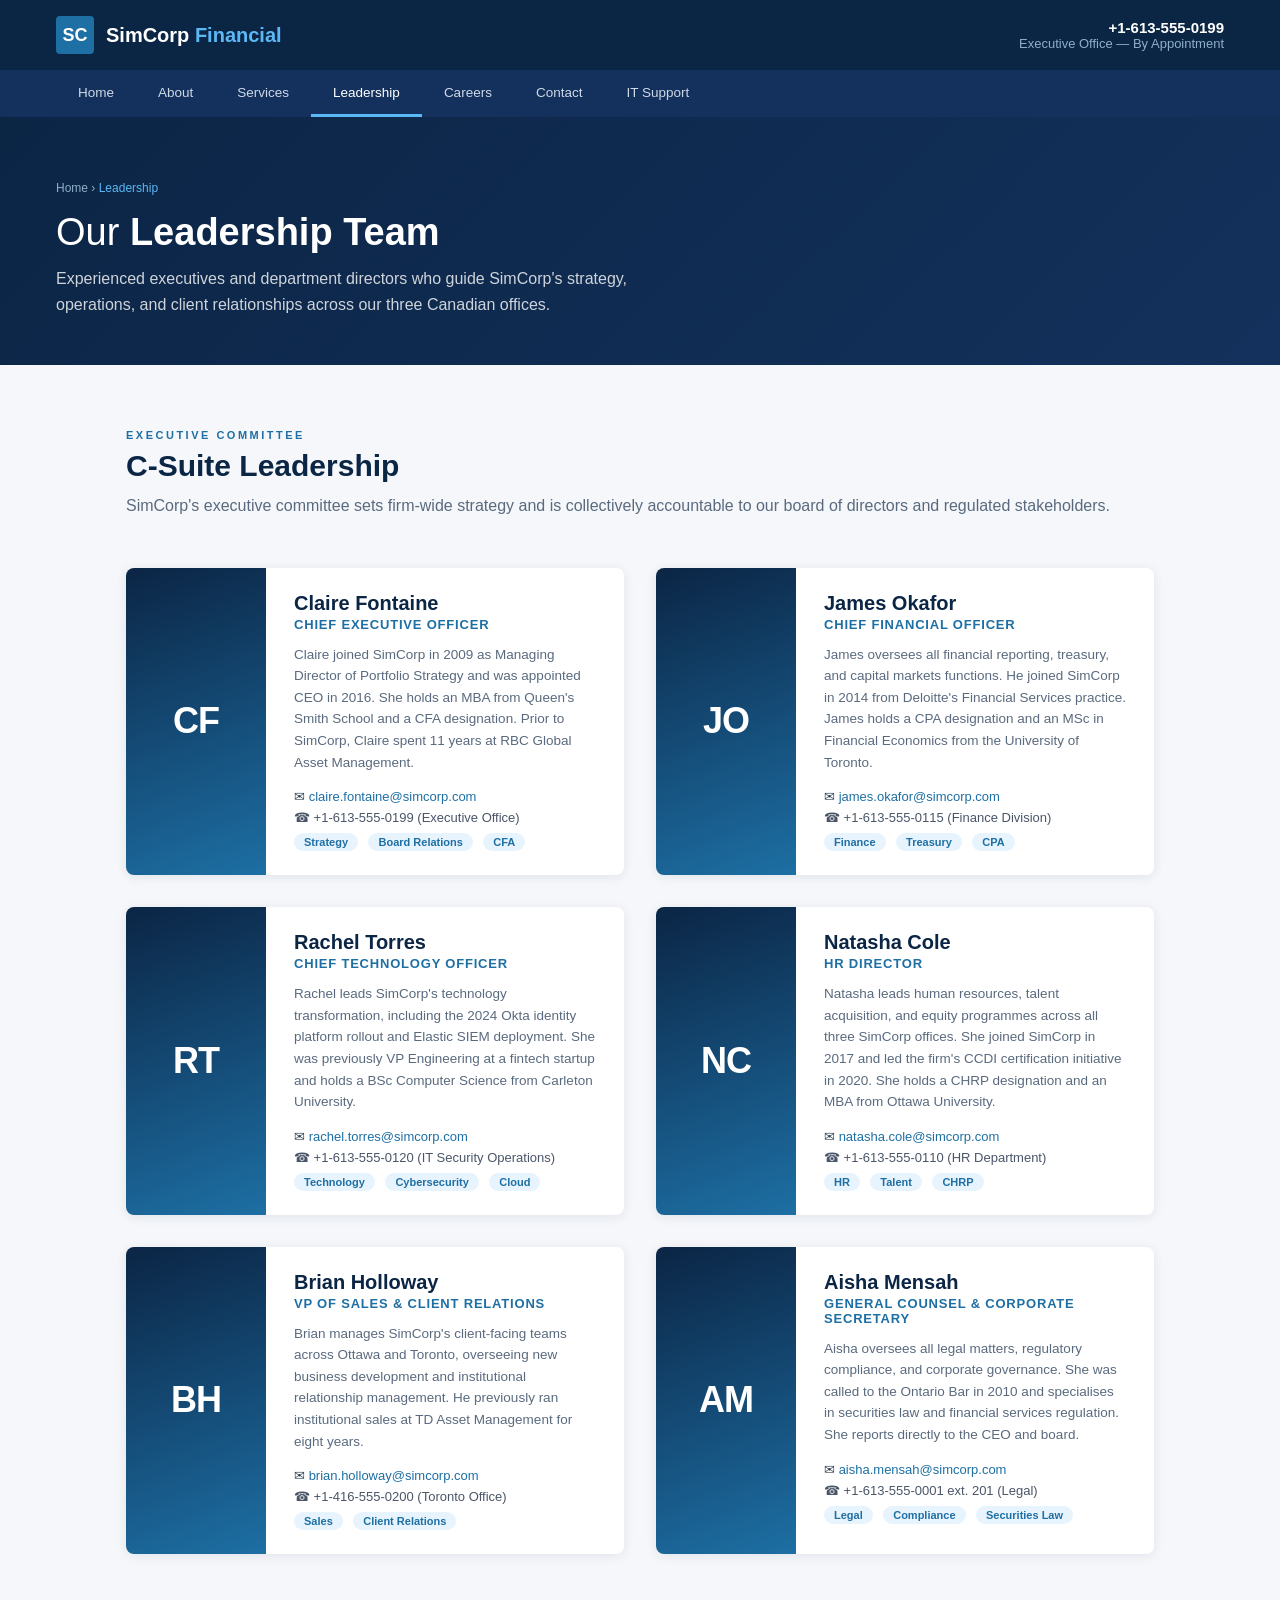
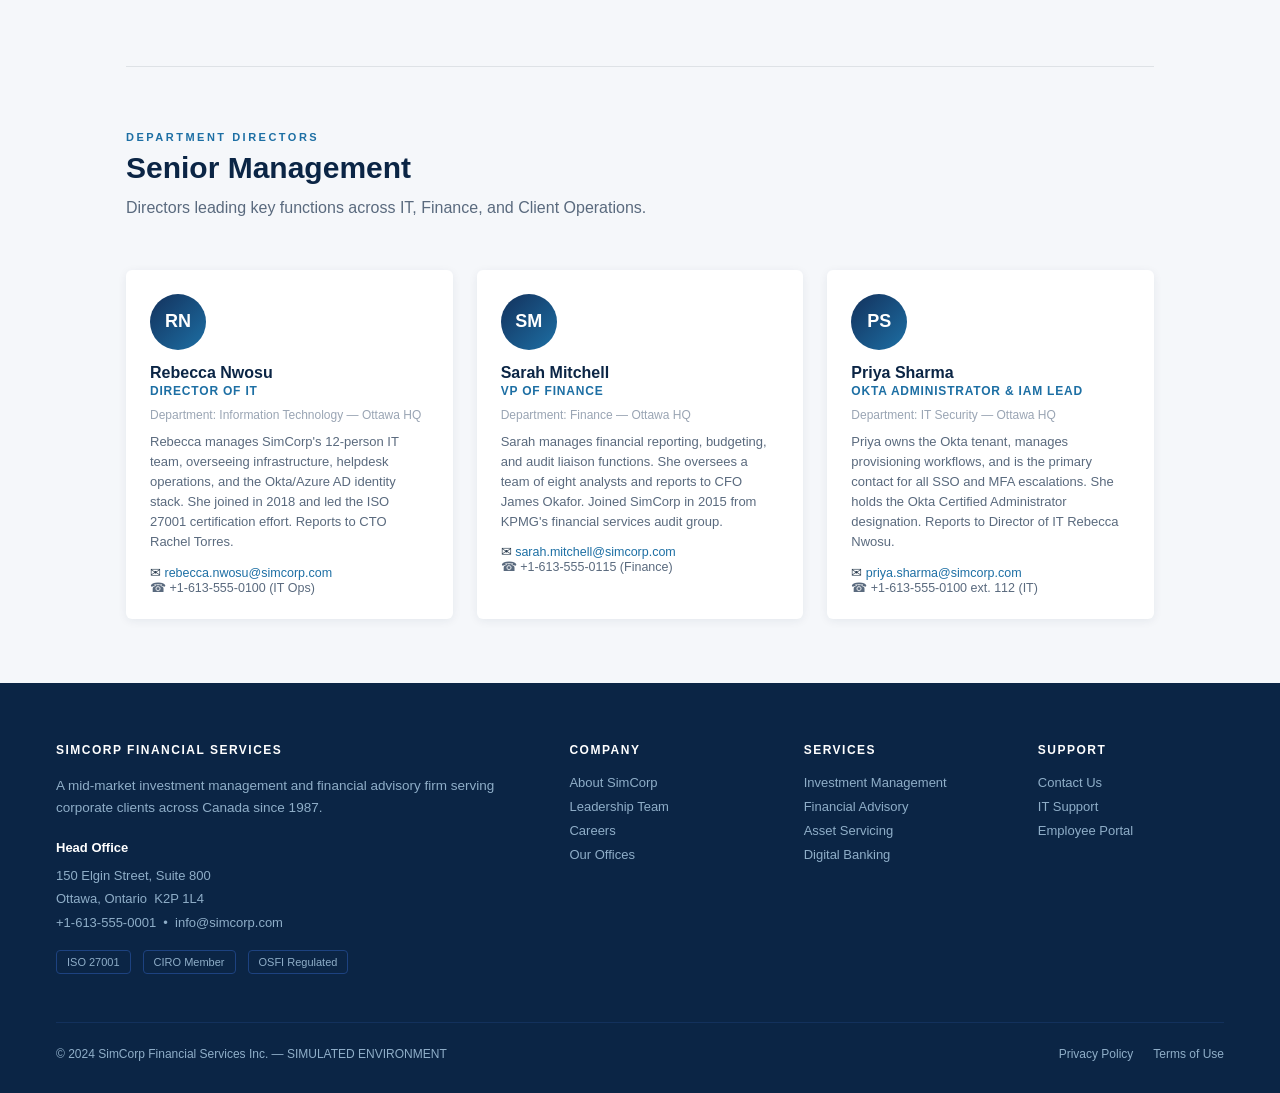
<file: modules/01-osint-profiler/connectors/website/leadership.html>
<!DOCTYPE html>
<html lang="en">
<head>
  <meta charset="UTF-8">
  <meta name="viewport" content="width=device-width, initial-scale=1.0">
  <title>Leadership Team | SimCorp Financial Services</title>
  <style>
    *, *::before, *::after { box-sizing: border-box; margin: 0; padding: 0; }
    body { font-family: 'Segoe UI', Arial, sans-serif; color: #2c3e50; background: #f5f7fa; }
    header { background: #0b2545; }
    .header-top { display: flex; align-items: center; justify-content: space-between; padding: 16px 56px; border-bottom: 1px solid #13315c; }
    .logo { display: flex; align-items: center; gap: 12px; text-decoration: none; }
    .logo-mark { width: 38px; height: 38px; background: #1d6fa4; border-radius: 4px; display: flex; align-items: center; justify-content: center; color: white; font-weight: 800; font-size: 18px; }
    .logo-text { color: white; font-size: 20px; font-weight: 600; }
    .logo-text span { color: #5bb8f5; }
    .header-contact { color: #8faec8; font-size: 13px; text-align: right; }
    .header-contact strong { color: white; display: block; font-size: 15px; }
    nav { background: #13315c; }
    nav ul { display: flex; list-style: none; padding: 0 56px; }
    nav ul li a { display: block; padding: 14px 22px; color: #cdd9e8; text-decoration: none; font-size: 13.5px; font-weight: 500; }
    nav ul li a:hover { color: white; background: rgba(255,255,255,0.08); }
    nav ul li a.active { color: white; border-bottom: 3px solid #5bb8f5; }
    .page-hero { background: linear-gradient(135deg, #0b2545 0%, #13315c 100%); color: white; padding: 64px 56px 48px; }
    .breadcrumb { font-size: 12px; color: #8faec8; margin-bottom: 16px; }
    .breadcrumb a { color: #8faec8; text-decoration: none; }
    .breadcrumb span { color: #5bb8f5; }
    .page-hero h1 { font-size: 38px; font-weight: 300; margin-bottom: 12px; }
    .page-hero h1 strong { font-weight: 700; }
    .page-hero p { font-size: 16px; opacity: 0.8; max-width: 580px; line-height: 1.6; }
    .container { max-width: 1140px; margin: 0 auto; padding: 0 56px; }
    .section { padding: 64px 0; }
    .section-eyebrow { font-size: 11px; letter-spacing: 2.5px; text-transform: uppercase; color: #1d6fa4; font-weight: 700; margin-bottom: 8px; }
    .section h2 { font-size: 30px; color: #0b2545; font-weight: 700; margin-bottom: 10px; }
    .section .lead { font-size: 16px; color: #5a6a7e; line-height: 1.65; margin-bottom: 48px; }
    .divider { border: none; border-top: 1px solid #dee2e6; margin: 0; }
    /* ── Executive Grid ── */
    .exec-grid { display: grid; grid-template-columns: repeat(2, 1fr); gap: 32px; margin-bottom: 48px; }
    .exec-card { background: white; border-radius: 8px; box-shadow: 0 2px 12px rgba(11,37,69,0.09); overflow: hidden; display: flex; }
    .exec-avatar { width: 140px; min-width: 140px; background: linear-gradient(160deg, #0b2545 0%, #1d6fa4 100%); display: flex; align-items: center; justify-content: center; color: white; font-size: 36px; font-weight: 700; letter-spacing: -1px; }
    .exec-body { padding: 24px 28px; flex: 1; }
    .exec-name { font-size: 20px; font-weight: 700; color: #0b2545; margin-bottom: 2px; }
    .exec-title { font-size: 13px; color: #1d6fa4; font-weight: 600; text-transform: uppercase; letter-spacing: 0.8px; margin-bottom: 12px; }
    .exec-bio { font-size: 13.5px; color: #5a6a7e; line-height: 1.6; margin-bottom: 16px; }
    .exec-contact { font-size: 13px; }
    .exec-contact a { color: #1d6fa4; text-decoration: none; }
    .exec-contact a:hover { text-decoration: underline; }
    .exec-tag { display: inline-block; font-size: 11px; background: #e8f4fd; color: #1d6fa4; padding: 3px 10px; border-radius: 20px; font-weight: 600; margin-right: 6px; margin-top: 8px; }
    /* ── Director Grid ── */
    .director-grid { display: grid; grid-template-columns: repeat(3, 1fr); gap: 24px; }
    .director-card { background: white; border-radius: 6px; padding: 24px; box-shadow: 0 2px 10px rgba(11,37,69,0.07); }
    .director-avatar { width: 56px; height: 56px; border-radius: 50%; background: linear-gradient(135deg, #13315c, #1d6fa4); display: flex; align-items: center; justify-content: center; color: white; font-weight: 700; font-size: 18px; margin-bottom: 14px; }
    .director-name { font-size: 16px; font-weight: 700; color: #0b2545; margin-bottom: 2px; }
    .director-title { font-size: 12px; color: #1d6fa4; font-weight: 600; text-transform: uppercase; letter-spacing: 0.8px; margin-bottom: 10px; }
    .director-dept { font-size: 12px; color: #9aa5b4; margin-bottom: 10px; }
    .director-bio { font-size: 13px; color: #5a6a7e; line-height: 1.55; margin-bottom: 12px; }
    .director-contact { font-size: 12.5px; }
    .director-contact a { color: #1d6fa4; text-decoration: none; }
    .exec-phone { margin-top: 6px; color: #4a5568; }
    footer { background: #0b2545; color: #8faec8; padding: 60px 56px 32px; }
    .footer-grid { display: grid; grid-template-columns: 2.5fr 1fr 1fr 1fr; gap: 48px; margin-bottom: 48px; }
    footer h4 { color: white; font-size: 12px; text-transform: uppercase; letter-spacing: 1.5px; margin-bottom: 18px; font-weight: 700; }
    footer ul { list-style: none; }
    footer ul li { margin-bottom: 9px; font-size: 13px; }
    footer ul li a { color: #8faec8; text-decoration: none; }
    .footer-desc { font-size: 13.5px; line-height: 1.7; margin-bottom: 16px; }
    .footer-address { font-size: 13px; line-height: 1.8; font-style: normal; }
    .footer-address strong { color: white; display: block; margin-bottom: 4px; }
    .footer-bottom { border-top: 1px solid #13315c; padding-top: 24px; display: flex; justify-content: space-between; align-items: center; font-size: 12px; }
    .footer-bottom a { color: #8faec8; text-decoration: none; margin-left: 20px; }
    .cert-badges { display: flex; gap: 12px; margin-top: 16px; }
    .cert-badge { border: 1px solid #1d4280; border-radius: 4px; padding: 5px 10px; font-size: 11px; color: #8faec8; }
  </style>
</head>
<body>

  <header>
    <div class="header-top">
      <a href="index.html" class="logo">
        <div class="logo-mark">SC</div>
        <div class="logo-text">SimCorp <span>Financial</span></div>
      </a>
      <div class="header-contact">
        <strong>+1-613-555-0199</strong>
        Executive Office &mdash; By Appointment
      </div>
    </div>
    <nav>
      <ul>
        <li><a href="index.html">Home</a></li>
        <li><a href="about.html">About</a></li>
        <li><a href="services.html">Services</a></li>
        <li><a href="leadership.html" class="active">Leadership</a></li>
        <li><a href="careers.html">Careers</a></li>
        <li><a href="contact.html">Contact</a></li>
        <li><a href="it-support.html">IT Support</a></li>
      </ul>
    </nav>
  </header>

  <div class="page-hero">
    <div class="breadcrumb"><a href="index.html">Home</a> &rsaquo; <span>Leadership</span></div>
    <h1>Our <strong>Leadership Team</strong></h1>
    <p>Experienced executives and department directors who guide SimCorp's strategy,
       operations, and client relationships across our three Canadian offices.</p>
  </div>

  <div class="container">

    <!-- C-Suite -->
    <section class="section">
      <div class="section-eyebrow">Executive Committee</div>
      <h2>C-Suite Leadership</h2>
      <p class="lead">SimCorp's executive committee sets firm-wide strategy and is collectively
         accountable to our board of directors and regulated stakeholders.</p>

      <div class="exec-grid">

        <div class="exec-card">
          <div class="exec-avatar">CF</div>
          <div class="exec-body">
            <div class="exec-name">Claire Fontaine</div>
            <div class="exec-title">Chief Executive Officer</div>
            <p class="exec-bio">Claire joined SimCorp in 2009 as Managing Director of Portfolio Strategy and was
               appointed CEO in 2016. She holds an MBA from Queen's Smith School and a CFA designation.
               Prior to SimCorp, Claire spent 11 years at RBC Global Asset Management.</p>
            <div class="exec-contact">
              &#9993;&nbsp;<a href="mailto:claire.fontaine@simcorp.com">claire.fontaine@simcorp.com</a>
              <div class="exec-phone">&#9742;&nbsp;+1-613-555-0199 (Executive Office)</div>
            </div>
            <span class="exec-tag">Strategy</span>
            <span class="exec-tag">Board Relations</span>
            <span class="exec-tag">CFA</span>
          </div>
        </div>

        <div class="exec-card">
          <div class="exec-avatar">JO</div>
          <div class="exec-body">
            <div class="exec-name">James Okafor</div>
            <div class="exec-title">Chief Financial Officer</div>
            <p class="exec-bio">James oversees all financial reporting, treasury, and capital markets functions.
               He joined SimCorp in 2014 from Deloitte's Financial Services practice. James holds a CPA
               designation and an MSc in Financial Economics from the University of Toronto.</p>
            <div class="exec-contact">
              &#9993;&nbsp;<a href="mailto:james.okafor@simcorp.com">james.okafor@simcorp.com</a>
              <div class="exec-phone">&#9742;&nbsp;+1-613-555-0115 (Finance Division)</div>
            </div>
            <span class="exec-tag">Finance</span>
            <span class="exec-tag">Treasury</span>
            <span class="exec-tag">CPA</span>
          </div>
        </div>

        <div class="exec-card">
          <div class="exec-avatar">RT</div>
          <div class="exec-body">
            <div class="exec-name">Rachel Torres</div>
            <div class="exec-title">Chief Technology Officer</div>
            <p class="exec-bio">Rachel leads SimCorp's technology transformation, including the 2024 Okta
               identity platform rollout and Elastic SIEM deployment. She was previously VP Engineering
               at a fintech startup and holds a BSc Computer Science from Carleton University.</p>
            <div class="exec-contact">
              &#9993;&nbsp;<a href="mailto:rachel.torres@simcorp.com">rachel.torres@simcorp.com</a>
              <div class="exec-phone">&#9742;&nbsp;+1-613-555-0120 (IT Security Operations)</div>
            </div>
            <span class="exec-tag">Technology</span>
            <span class="exec-tag">Cybersecurity</span>
            <span class="exec-tag">Cloud</span>
          </div>
        </div>

        <div class="exec-card">
          <div class="exec-avatar">NC</div>
          <div class="exec-body">
            <div class="exec-name">Natasha Cole</div>
            <div class="exec-title">HR Director</div>
            <p class="exec-bio">Natasha leads human resources, talent acquisition, and equity programmes across
               all three SimCorp offices. She joined SimCorp in 2017 and led the firm's CCDI certification
               initiative in 2020. She holds a CHRP designation and an MBA from Ottawa University.</p>
            <div class="exec-contact">
              &#9993;&nbsp;<a href="mailto:natasha.cole@simcorp.com">natasha.cole@simcorp.com</a>
              <div class="exec-phone">&#9742;&nbsp;+1-613-555-0110 (HR Department)</div>
            </div>
            <span class="exec-tag">HR</span>
            <span class="exec-tag">Talent</span>
            <span class="exec-tag">CHRP</span>
          </div>
        </div>

        <div class="exec-card">
          <div class="exec-avatar">BH</div>
          <div class="exec-body">
            <div class="exec-name">Brian Holloway</div>
            <div class="exec-title">VP of Sales &amp; Client Relations</div>
            <p class="exec-bio">Brian manages SimCorp's client-facing teams across Ottawa and Toronto, overseeing
               new business development and institutional relationship management. He previously ran
               institutional sales at TD Asset Management for eight years.</p>
            <div class="exec-contact">
              &#9993;&nbsp;<a href="mailto:brian.holloway@simcorp.com">brian.holloway@simcorp.com</a>
              <div class="exec-phone">&#9742;&nbsp;+1-416-555-0200 (Toronto Office)</div>
            </div>
            <span class="exec-tag">Sales</span>
            <span class="exec-tag">Client Relations</span>
          </div>
        </div>

        <div class="exec-card">
          <div class="exec-avatar">AM</div>
          <div class="exec-body">
            <div class="exec-name">Aisha Mensah</div>
            <div class="exec-title">General Counsel &amp; Corporate Secretary</div>
            <p class="exec-bio">Aisha oversees all legal matters, regulatory compliance, and corporate governance.
               She was called to the Ontario Bar in 2010 and specialises in securities law and financial
               services regulation. She reports directly to the CEO and board.</p>
            <div class="exec-contact">
              &#9993;&nbsp;<a href="mailto:aisha.mensah@simcorp.com">aisha.mensah@simcorp.com</a>
              <div class="exec-phone">&#9742;&nbsp;+1-613-555-0001 ext. 201 (Legal)</div>
            </div>
            <span class="exec-tag">Legal</span>
            <span class="exec-tag">Compliance</span>
            <span class="exec-tag">Securities Law</span>
          </div>
        </div>

      </div><!-- /exec-grid -->

    </section>

    <hr class="divider">

    <!-- Directors -->
    <section class="section">
      <div class="section-eyebrow">Department Directors</div>
      <h2>Senior Management</h2>
      <p class="lead">Directors leading key functions across IT, Finance, and Client Operations.</p>
      <div class="director-grid">

        <div class="director-card">
          <div class="director-avatar">RN</div>
          <div class="director-name">Rebecca Nwosu</div>
          <div class="director-title">Director of IT</div>
          <div class="director-dept">Department: Information Technology &mdash; Ottawa HQ</div>
          <p class="director-bio">Rebecca manages SimCorp's 12-person IT team, overseeing infrastructure,
             helpdesk operations, and the Okta/Azure AD identity stack. She joined in 2018 and led
             the ISO 27001 certification effort. Reports to CTO Rachel Torres.</p>
          <div class="director-contact">
            &#9993;&nbsp;<a href="mailto:rebecca.nwosu@simcorp.com">rebecca.nwosu@simcorp.com</a><br>
            <span style="color:#5a6a7e;">&#9742;&nbsp;+1-613-555-0100 (IT Ops)</span>
          </div>
        </div>

        <div class="director-card">
          <div class="director-avatar">SM</div>
          <div class="director-name">Sarah Mitchell</div>
          <div class="director-title">VP of Finance</div>
          <div class="director-dept">Department: Finance &mdash; Ottawa HQ</div>
          <p class="director-bio">Sarah manages financial reporting, budgeting, and audit liaison functions.
             She oversees a team of eight analysts and reports to CFO James Okafor.
             Joined SimCorp in 2015 from KPMG's financial services audit group.</p>
          <div class="director-contact">
            &#9993;&nbsp;<a href="mailto:sarah.mitchell@simcorp.com">sarah.mitchell@simcorp.com</a><br>
            <span style="color:#5a6a7e;">&#9742;&nbsp;+1-613-555-0115 (Finance)</span>
          </div>
        </div>

        <div class="director-card">
          <div class="director-avatar">PS</div>
          <div class="director-name">Priya Sharma</div>
          <div class="director-title">Okta Administrator &amp; IAM Lead</div>
          <div class="director-dept">Department: IT Security &mdash; Ottawa HQ</div>
          <p class="director-bio">Priya owns the Okta tenant, manages provisioning workflows, and
             is the primary contact for all SSO and MFA escalations. She holds the Okta Certified
             Administrator designation. Reports to Director of IT Rebecca Nwosu.</p>
          <div class="director-contact">
            &#9993;&nbsp;<a href="mailto:priya.sharma@simcorp.com">priya.sharma@simcorp.com</a><br>
            <span style="color:#5a6a7e;">&#9742;&nbsp;+1-613-555-0100 ext. 112 (IT)</span>
          </div>
        </div>

      </div>
    </section>

  </div><!-- /container -->

  <footer>
    <div class="footer-grid">
      <div>
        <h4>SimCorp Financial Services</h4>
        <p class="footer-desc">A mid-market investment management and financial advisory firm
           serving corporate clients across Canada since 1987.</p>
        <address class="footer-address">
          <strong>Head Office</strong>
          150 Elgin Street, Suite 800<br>
          Ottawa, Ontario &nbsp;K2P 1L4<br>
          +1-613-555-0001 &nbsp;&bull;&nbsp; info@simcorp.com
        </address>
        <div class="cert-badges">
          <span class="cert-badge">ISO 27001</span>
          <span class="cert-badge">CIRO Member</span>
          <span class="cert-badge">OSFI Regulated</span>
        </div>
      </div>
      <div>
        <h4>Company</h4>
        <ul>
          <li><a href="about.html">About SimCorp</a></li>
          <li><a href="leadership.html">Leadership Team</a></li>
          <li><a href="careers.html">Careers</a></li>
          <li><a href="about.html#offices">Our Offices</a></li>
        </ul>
      </div>
      <div>
        <h4>Services</h4>
        <ul>
          <li><a href="services.html">Investment Management</a></li>
          <li><a href="services.html">Financial Advisory</a></li>
          <li><a href="services.html">Asset Servicing</a></li>
          <li><a href="services.html">Digital Banking</a></li>
        </ul>
      </div>
      <div>
        <h4>Support</h4>
        <ul>
          <li><a href="contact.html">Contact Us</a></li>
          <li><a href="it-support.html">IT Support</a></li>
          <li><a href="it-support.html">Employee Portal</a></li>
        </ul>
      </div>
    </div>
    <div class="footer-bottom">
      <span>&copy; 2024 SimCorp Financial Services Inc. &mdash; SIMULATED ENVIRONMENT</span>
      <div><a href="#">Privacy Policy</a><a href="#">Terms of Use</a></div>
    </div>
  </footer>

</body>
</html>
</file>
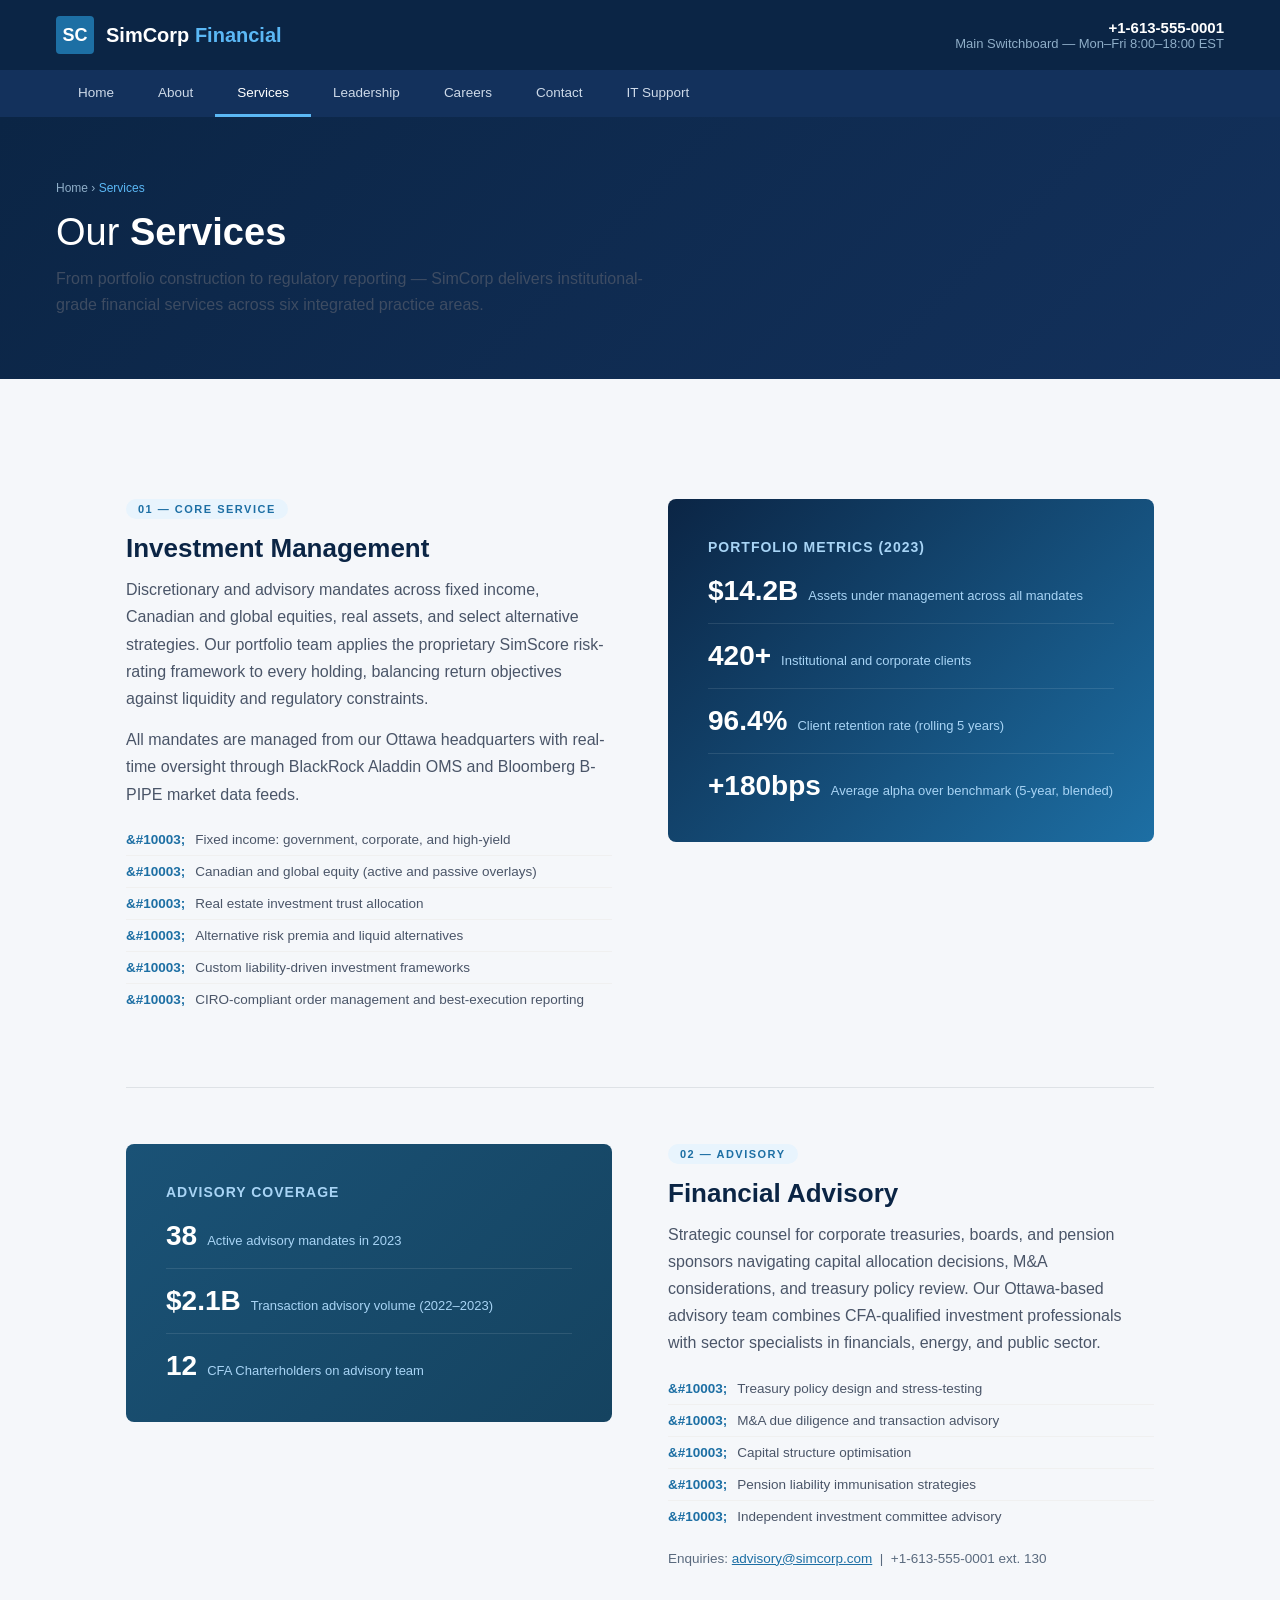
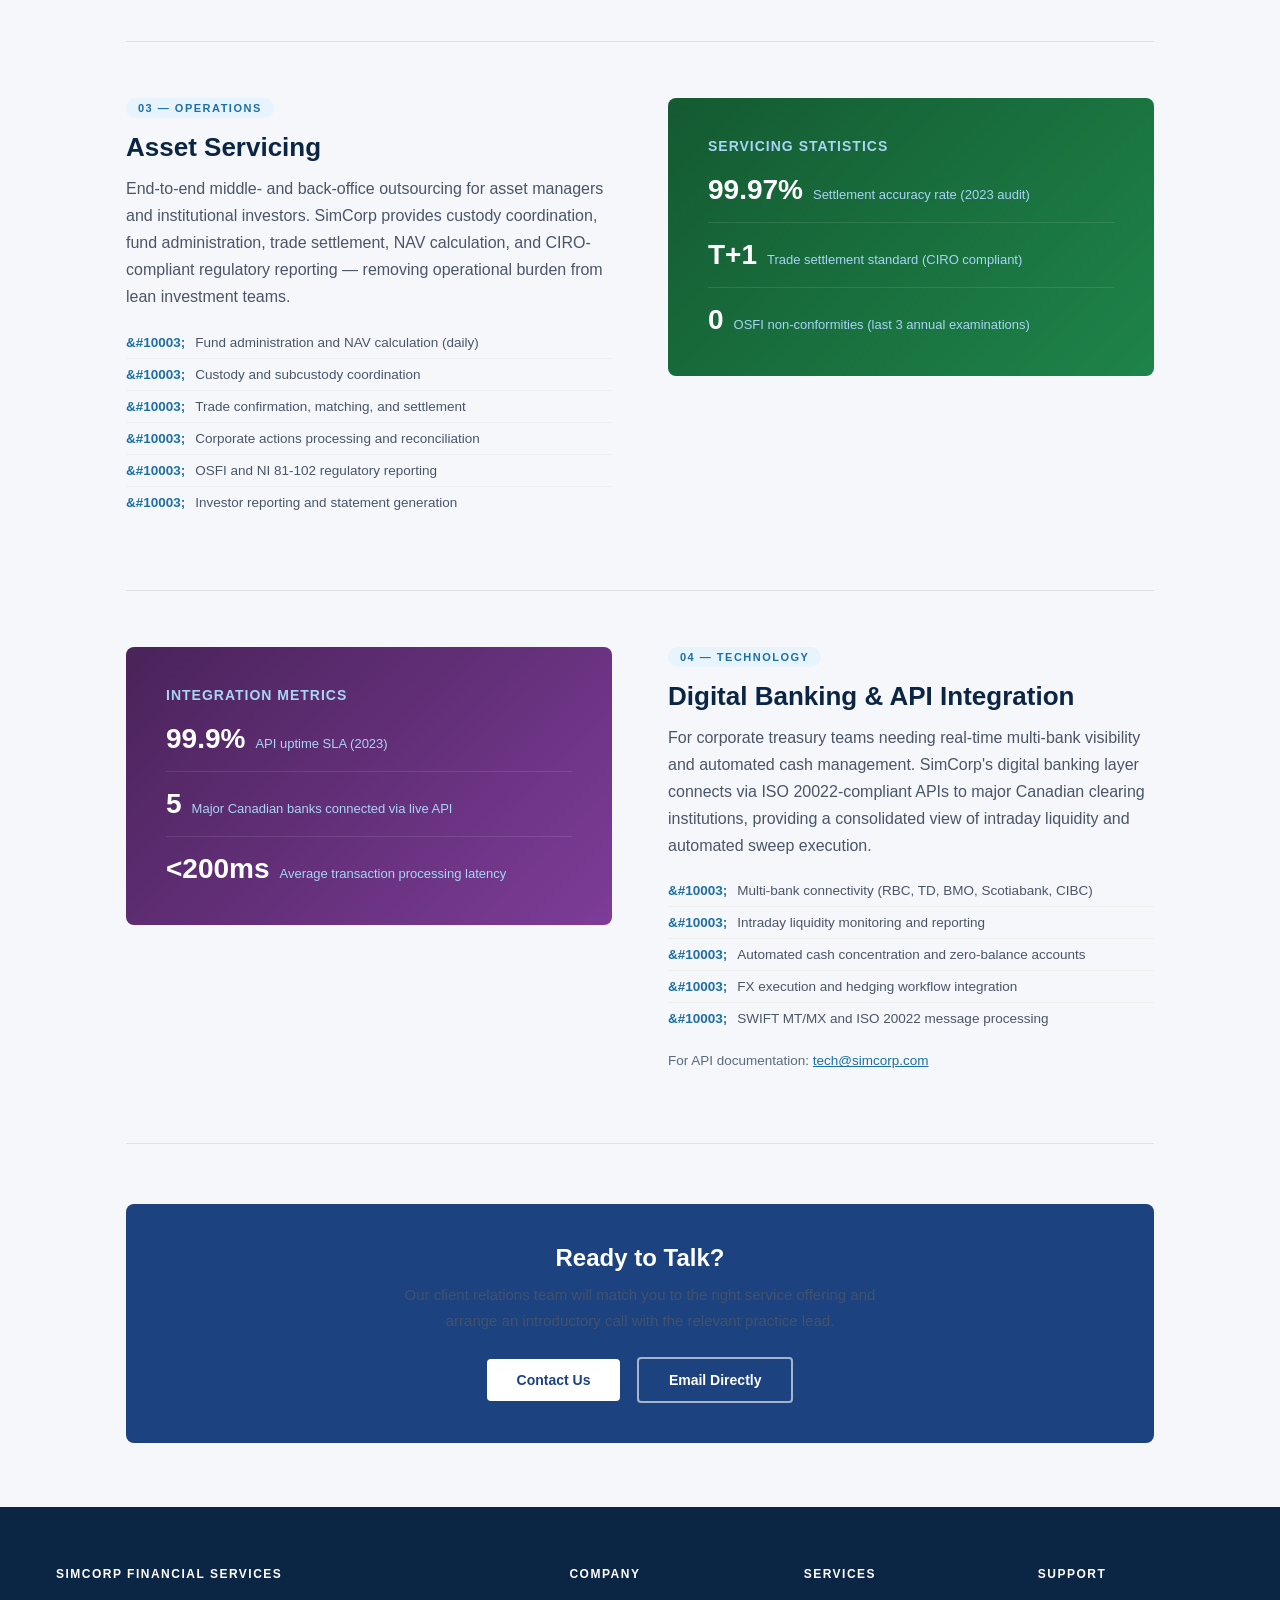
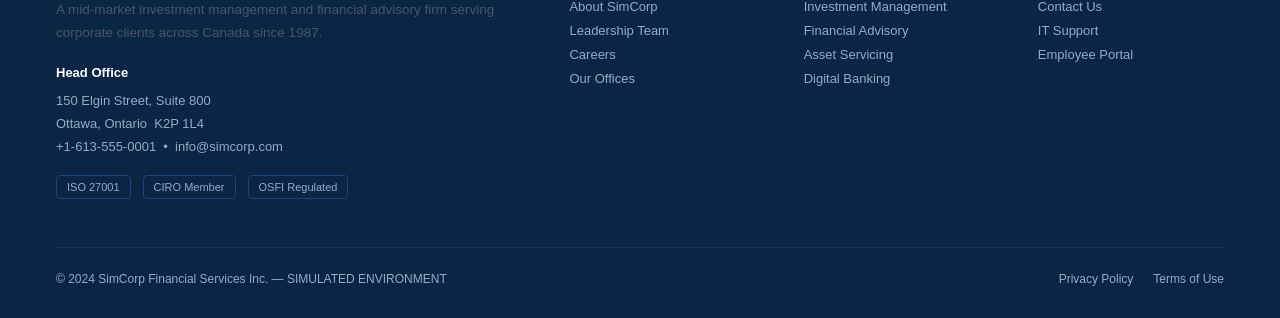
<file: modules/01-osint-profiler/connectors/website/services.html>
<!DOCTYPE html>
<html lang="en">
<head>
  <meta charset="UTF-8">
  <meta name="viewport" content="width=device-width, initial-scale=1.0">
  <title>Services | SimCorp Financial Services</title>
  <style>
    *, *::before, *::after { box-sizing: border-box; margin: 0; padding: 0; }
    body { font-family: 'Segoe UI', Arial, sans-serif; color: #2c3e50; background: #f5f7fa; }
    header { background: #0b2545; }
    .header-top { display: flex; align-items: center; justify-content: space-between; padding: 16px 56px; border-bottom: 1px solid #13315c; }
    .logo { display: flex; align-items: center; gap: 12px; text-decoration: none; }
    .logo-mark { width: 38px; height: 38px; background: #1d6fa4; border-radius: 4px; display: flex; align-items: center; justify-content: center; color: white; font-weight: 800; font-size: 18px; }
    .logo-text { color: white; font-size: 20px; font-weight: 600; }
    .logo-text span { color: #5bb8f5; }
    .header-contact { color: #8faec8; font-size: 13px; text-align: right; }
    .header-contact strong { color: white; display: block; font-size: 15px; }
    nav { background: #13315c; }
    nav ul { display: flex; list-style: none; padding: 0 56px; }
    nav ul li a { display: block; padding: 14px 22px; color: #cdd9e8; text-decoration: none; font-size: 13.5px; font-weight: 500; }
    nav ul li a:hover { color: white; background: rgba(255,255,255,0.08); }
    nav ul li a.active { color: white; border-bottom: 3px solid #5bb8f5; }
    .page-hero { background: linear-gradient(135deg, #0b2545 0%, #13315c 100%); color: white; padding: 64px 56px 48px; }
    .breadcrumb { font-size: 12px; color: #8faec8; margin-bottom: 16px; }
    .breadcrumb a { color: #8faec8; text-decoration: none; }
    .breadcrumb span { color: #5bb8f5; }
    .page-hero h1 { font-size: 38px; font-weight: 300; margin-bottom: 12px; }
    .page-hero h1 strong { font-weight: 700; }
    .page-hero p { font-size: 16px; opacity: 0.8; max-width: 600px; line-height: 1.6; }
    .container { max-width: 1140px; margin: 0 auto; padding: 0 56px; }
    .section { padding: 64px 0; }
    .section-eyebrow { font-size: 11px; letter-spacing: 2.5px; text-transform: uppercase; color: #1d6fa4; font-weight: 700; margin-bottom: 8px; }
    .section h2 { font-size: 30px; color: #0b2545; font-weight: 700; margin-bottom: 10px; }
    .section .lead { font-size: 16px; color: #5a6a7e; line-height: 1.65; margin-bottom: 40px; }
    .divider { border: none; border-top: 1px solid #dee2e6; margin: 0; }
    p { line-height: 1.7; color: #4a5568; margin-bottom: 14px; }
    .service-block { display: grid; grid-template-columns: 1fr 1fr; gap: 56px; align-items: start; padding: 56px 0; border-bottom: 1px solid #dee2e6; }
    .service-block:last-child { border-bottom: none; }
    .service-block.reverse { direction: rtl; }
    .service-block.reverse > * { direction: ltr; }
    .service-label { display: inline-block; font-size: 11px; font-weight: 700; text-transform: uppercase; letter-spacing: 1.5px; background: #e8f4fd; color: #1d6fa4; padding: 4px 12px; border-radius: 20px; margin-bottom: 14px; }
    .service-block h3 { font-size: 26px; font-weight: 700; color: #0b2545; margin-bottom: 12px; }
    .feature-list { list-style: none; margin: 16px 0; }
    .feature-list li { padding: 8px 0; border-bottom: 1px solid #f0f0f0; font-size: 13.5px; color: #4a5568; display: flex; align-items: center; gap: 10px; }
    .feature-list li::before { content: '&#10003;'; color: #1d6fa4; font-weight: 700; }
    .feature-list li:last-child { border-bottom: none; }
    .service-visual { background: linear-gradient(135deg, #0b2545 0%, #1d6fa4 100%); border-radius: 8px; padding: 40px; color: white; }
    .service-visual h4 { font-size: 14px; font-weight: 700; text-transform: uppercase; letter-spacing: 1px; color: #a8d4f5; margin-bottom: 20px; }
    .metric-row { display: flex; align-items: baseline; gap: 10px; margin-bottom: 16px; padding-bottom: 16px; border-bottom: 1px solid rgba(255,255,255,0.1); }
    .metric-row:last-child { border-bottom: none; margin-bottom: 0; padding-bottom: 0; }
    .metric-value { font-size: 28px; font-weight: 700; color: white; }
    .metric-label { font-size: 13px; color: #a8d4f5; line-height: 1.3; }
    .cta-box { background: #1d4280; border-radius: 8px; padding: 40px; color: white; text-align: center; margin-top: 60px; }
    .cta-box h3 { font-size: 24px; font-weight: 700; margin-bottom: 10px; }
    .cta-box p { font-size: 15px; opacity: 0.85; margin-bottom: 24px; max-width: 500px; margin-left: auto; margin-right: auto; }
    .btn { display: inline-block; padding: 13px 30px; border-radius: 4px; font-weight: 600; font-size: 14px; text-decoration: none; }
    .btn-white { background: white; color: #1d4280; margin-right: 12px; }
    .btn-outline { border: 2px solid rgba(255,255,255,0.6); color: white; }
    footer { background: #0b2545; color: #8faec8; padding: 60px 56px 32px; }
    .footer-grid { display: grid; grid-template-columns: 2.5fr 1fr 1fr 1fr; gap: 48px; margin-bottom: 48px; }
    footer h4 { color: white; font-size: 12px; text-transform: uppercase; letter-spacing: 1.5px; margin-bottom: 18px; font-weight: 700; }
    footer ul { list-style: none; }
    footer ul li { margin-bottom: 9px; font-size: 13px; }
    footer ul li a { color: #8faec8; text-decoration: none; }
    .footer-desc { font-size: 13.5px; line-height: 1.7; margin-bottom: 16px; }
    .footer-address { font-size: 13px; line-height: 1.8; font-style: normal; }
    .footer-address strong { color: white; display: block; margin-bottom: 4px; }
    .footer-bottom { border-top: 1px solid #13315c; padding-top: 24px; display: flex; justify-content: space-between; align-items: center; font-size: 12px; }
    .footer-bottom a { color: #8faec8; text-decoration: none; margin-left: 20px; }
    .cert-badges { display: flex; gap: 12px; margin-top: 16px; }
    .cert-badge { border: 1px solid #1d4280; border-radius: 4px; padding: 5px 10px; font-size: 11px; color: #8faec8; }
  </style>
</head>
<body>

  <header>
    <div class="header-top">
      <a href="index.html" class="logo">
        <div class="logo-mark">SC</div>
        <div class="logo-text">SimCorp <span>Financial</span></div>
      </a>
      <div class="header-contact">
        <strong>+1-613-555-0001</strong>
        Main Switchboard &mdash; Mon–Fri 8:00–18:00 EST
      </div>
    </div>
    <nav>
      <ul>
        <li><a href="index.html">Home</a></li>
        <li><a href="about.html">About</a></li>
        <li><a href="services.html" class="active">Services</a></li>
        <li><a href="leadership.html">Leadership</a></li>
        <li><a href="careers.html">Careers</a></li>
        <li><a href="contact.html">Contact</a></li>
        <li><a href="it-support.html">IT Support</a></li>
      </ul>
    </nav>
  </header>

  <div class="page-hero">
    <div class="breadcrumb"><a href="index.html">Home</a> &rsaquo; <span>Services</span></div>
    <h1>Our <strong>Services</strong></h1>
    <p>From portfolio construction to regulatory reporting — SimCorp delivers institutional-grade
       financial services across six integrated practice areas.</p>
  </div>

  <div class="container">
    <section class="section">

      <div class="service-block">
        <div>
          <span class="service-label">01 &mdash; Core Service</span>
          <h3>Investment Management</h3>
          <p>Discretionary and advisory mandates across fixed income, Canadian and global equities,
             real assets, and select alternative strategies. Our portfolio team applies the proprietary
             SimScore risk-rating framework to every holding, balancing return objectives against
             liquidity and regulatory constraints.</p>
          <p>All mandates are managed from our Ottawa headquarters with real-time oversight through
             BlackRock Aladdin OMS and Bloomberg B-PIPE market data feeds.</p>
          <ul class="feature-list">
            <li>Fixed income: government, corporate, and high-yield</li>
            <li>Canadian and global equity (active and passive overlays)</li>
            <li>Real estate investment trust allocation</li>
            <li>Alternative risk premia and liquid alternatives</li>
            <li>Custom liability-driven investment frameworks</li>
            <li>CIRO-compliant order management and best-execution reporting</li>
          </ul>
        </div>
        <div class="service-visual">
          <h4>Portfolio Metrics (2023)</h4>
          <div class="metric-row"><span class="metric-value">$14.2B</span><span class="metric-label">Assets under management across all mandates</span></div>
          <div class="metric-row"><span class="metric-value">420+</span><span class="metric-label">Institutional and corporate clients</span></div>
          <div class="metric-row"><span class="metric-value">96.4%</span><span class="metric-label">Client retention rate (rolling 5 years)</span></div>
          <div class="metric-row"><span class="metric-value">+180bps</span><span class="metric-label">Average alpha over benchmark (5-year, blended)</span></div>
        </div>
      </div>

      <div class="service-block reverse">
        <div>
          <span class="service-label">02 &mdash; Advisory</span>
          <h3>Financial Advisory</h3>
          <p>Strategic counsel for corporate treasuries, boards, and pension sponsors navigating
             capital allocation decisions, M&amp;A considerations, and treasury policy review.
             Our Ottawa-based advisory team combines CFA-qualified investment professionals with
             sector specialists in financials, energy, and public sector.</p>
          <ul class="feature-list">
            <li>Treasury policy design and stress-testing</li>
            <li>M&amp;A due diligence and transaction advisory</li>
            <li>Capital structure optimisation</li>
            <li>Pension liability immunisation strategies</li>
            <li>Independent investment committee advisory</li>
          </ul>
          <p style="margin-top:16px; font-size:13.5px; color:#5a6a7e;">
            Enquiries: <a href="mailto:advisory@simcorp.com" style="color:#1d6fa4;">advisory@simcorp.com</a>
            &nbsp;|&nbsp; +1-613-555-0001 ext. 130
          </p>
        </div>
        <div class="service-visual" style="background: linear-gradient(135deg, #1a5276, #154360);">
          <h4>Advisory Coverage</h4>
          <div class="metric-row"><span class="metric-value">38</span><span class="metric-label">Active advisory mandates in 2023</span></div>
          <div class="metric-row"><span class="metric-value">$2.1B</span><span class="metric-label">Transaction advisory volume (2022–2023)</span></div>
          <div class="metric-row"><span class="metric-value">12</span><span class="metric-label">CFA Charterholders on advisory team</span></div>
        </div>
      </div>

      <div class="service-block">
        <div>
          <span class="service-label">03 &mdash; Operations</span>
          <h3>Asset Servicing</h3>
          <p>End-to-end middle- and back-office outsourcing for asset managers and institutional
             investors. SimCorp provides custody coordination, fund administration, trade settlement,
             NAV calculation, and CIRO-compliant regulatory reporting — removing operational burden
             from lean investment teams.</p>
          <ul class="feature-list">
            <li>Fund administration and NAV calculation (daily)</li>
            <li>Custody and subcustody coordination</li>
            <li>Trade confirmation, matching, and settlement</li>
            <li>Corporate actions processing and reconciliation</li>
            <li>OSFI and NI 81-102 regulatory reporting</li>
            <li>Investor reporting and statement generation</li>
          </ul>
        </div>
        <div class="service-visual" style="background: linear-gradient(135deg, #145a32, #1e8449);">
          <h4>Servicing Statistics</h4>
          <div class="metric-row"><span class="metric-value">99.97%</span><span class="metric-label">Settlement accuracy rate (2023 audit)</span></div>
          <div class="metric-row"><span class="metric-value">T+1</span><span class="metric-label">Trade settlement standard (CIRO compliant)</span></div>
          <div class="metric-row"><span class="metric-value">0</span><span class="metric-label">OSFI non-conformities (last 3 annual examinations)</span></div>
        </div>
      </div>

      <div class="service-block reverse">
        <div>
          <span class="service-label">04 &mdash; Technology</span>
          <h3>Digital Banking &amp; API Integration</h3>
          <p>For corporate treasury teams needing real-time multi-bank visibility and automated
             cash management. SimCorp's digital banking layer connects via ISO 20022-compliant
             APIs to major Canadian clearing institutions, providing a consolidated view of
             intraday liquidity and automated sweep execution.</p>
          <ul class="feature-list">
            <li>Multi-bank connectivity (RBC, TD, BMO, Scotiabank, CIBC)</li>
            <li>Intraday liquidity monitoring and reporting</li>
            <li>Automated cash concentration and zero-balance accounts</li>
            <li>FX execution and hedging workflow integration</li>
            <li>SWIFT MT/MX and ISO 20022 message processing</li>
          </ul>
          <p style="margin-top:16px; font-size:13.5px; color:#5a6a7e;">
            For API documentation: <a href="mailto:tech@simcorp.com" style="color:#1d6fa4;">tech@simcorp.com</a>
          </p>
        </div>
        <div class="service-visual" style="background: linear-gradient(135deg, #4a235a, #7d3c98);">
          <h4>Integration Metrics</h4>
          <div class="metric-row"><span class="metric-value">99.9%</span><span class="metric-label">API uptime SLA (2023)</span></div>
          <div class="metric-row"><span class="metric-value">5</span><span class="metric-label">Major Canadian banks connected via live API</span></div>
          <div class="metric-row"><span class="metric-value">&lt;200ms</span><span class="metric-label">Average transaction processing latency</span></div>
        </div>
      </div>

      <div class="cta-box">
        <h3>Ready to Talk?</h3>
        <p>Our client relations team will match you to the right service offering and arrange
           an introductory call with the relevant practice lead.</p>
        <a href="contact.html" class="btn btn-white">Contact Us</a>
        <a href="mailto:info@simcorp.com" class="btn btn-outline">Email Directly</a>
      </div>

    </section>
  </div>

  <footer>
    <div class="footer-grid">
      <div>
        <h4>SimCorp Financial Services</h4>
        <p class="footer-desc">A mid-market investment management and financial advisory firm
           serving corporate clients across Canada since 1987.</p>
        <address class="footer-address">
          <strong>Head Office</strong>
          150 Elgin Street, Suite 800<br>
          Ottawa, Ontario &nbsp;K2P 1L4<br>
          +1-613-555-0001 &nbsp;&bull;&nbsp; info@simcorp.com
        </address>
        <div class="cert-badges">
          <span class="cert-badge">ISO 27001</span>
          <span class="cert-badge">CIRO Member</span>
          <span class="cert-badge">OSFI Regulated</span>
        </div>
      </div>
      <div>
        <h4>Company</h4>
        <ul>
          <li><a href="about.html">About SimCorp</a></li>
          <li><a href="leadership.html">Leadership Team</a></li>
          <li><a href="careers.html">Careers</a></li>
          <li><a href="about.html#offices">Our Offices</a></li>
        </ul>
      </div>
      <div>
        <h4>Services</h4>
        <ul>
          <li><a href="services.html">Investment Management</a></li>
          <li><a href="services.html">Financial Advisory</a></li>
          <li><a href="services.html">Asset Servicing</a></li>
          <li><a href="services.html">Digital Banking</a></li>
        </ul>
      </div>
      <div>
        <h4>Support</h4>
        <ul>
          <li><a href="contact.html">Contact Us</a></li>
          <li><a href="it-support.html">IT Support</a></li>
          <li><a href="it-support.html">Employee Portal</a></li>
        </ul>
      </div>
    </div>
    <div class="footer-bottom">
      <span>&copy; 2024 SimCorp Financial Services Inc. &mdash; SIMULATED ENVIRONMENT</span>
      <div><a href="#">Privacy Policy</a><a href="#">Terms of Use</a></div>
    </div>
  </footer>

</body>
</html>
</file>
